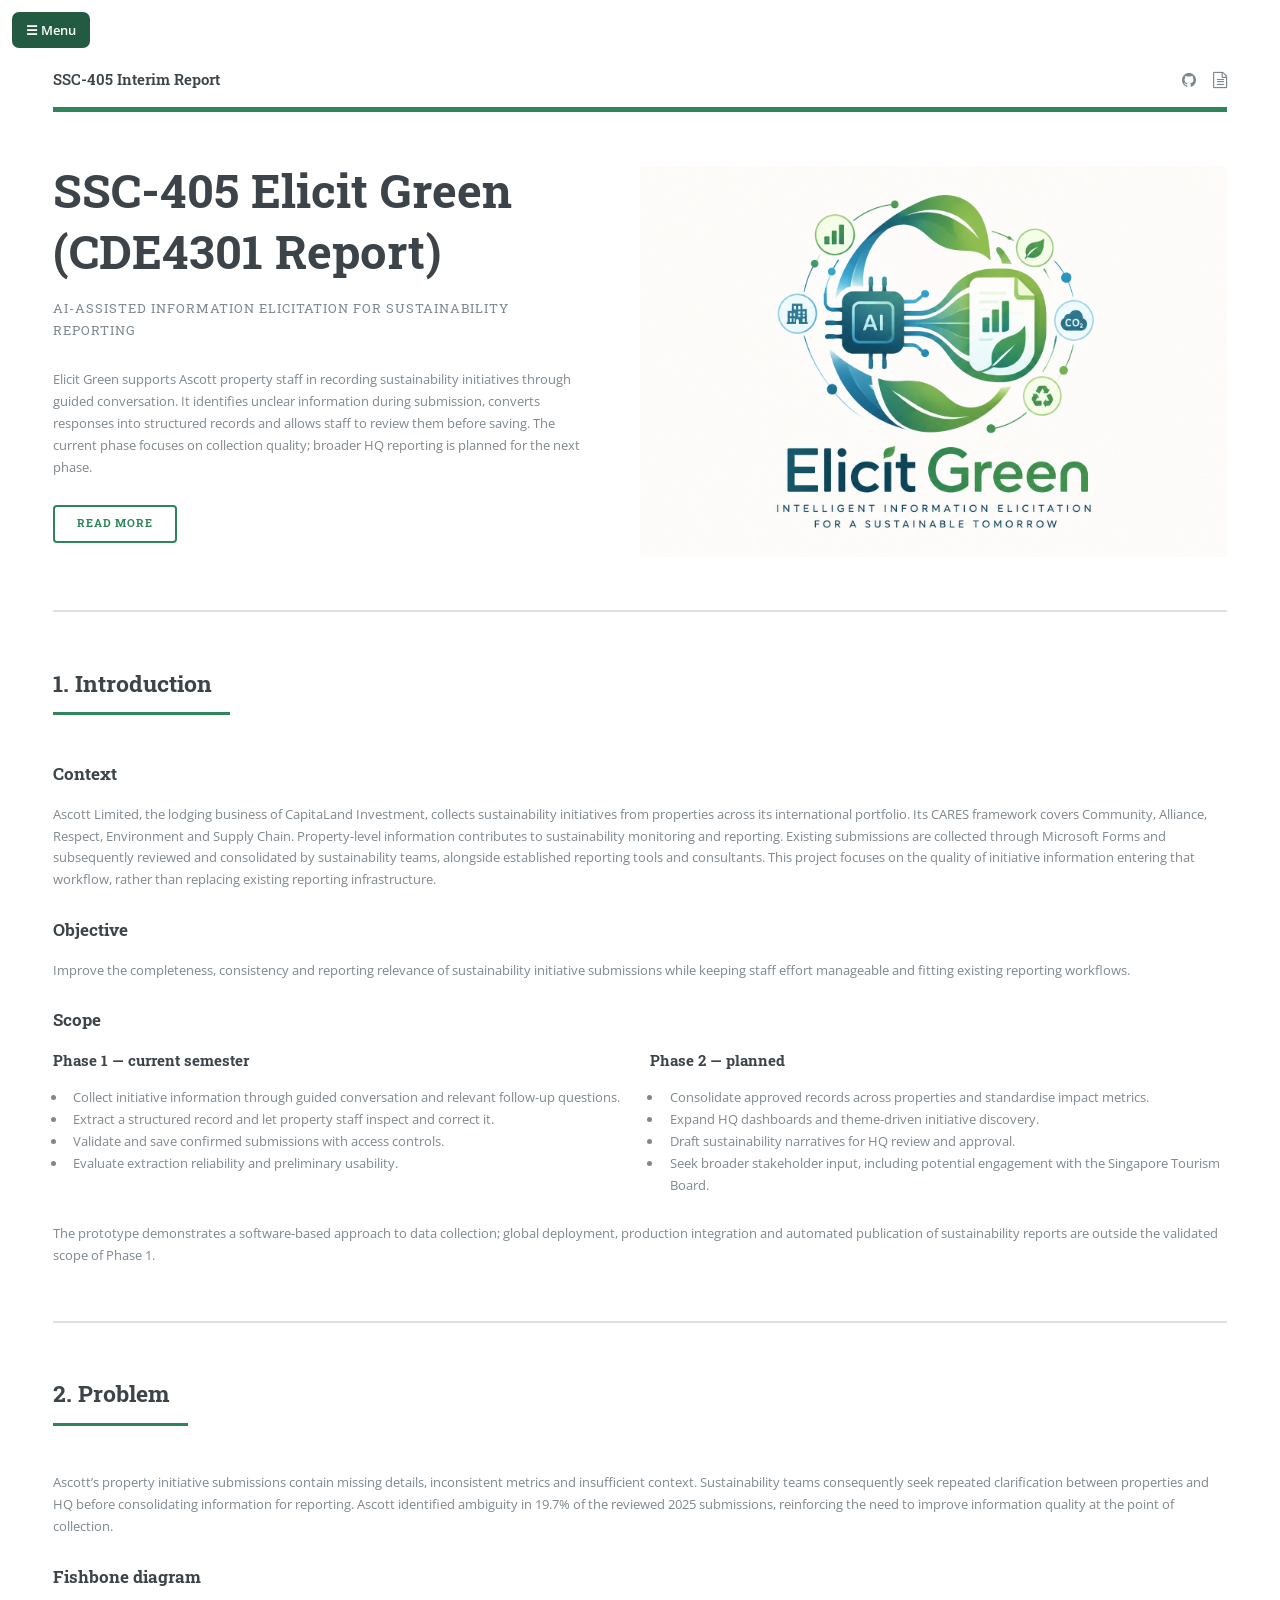
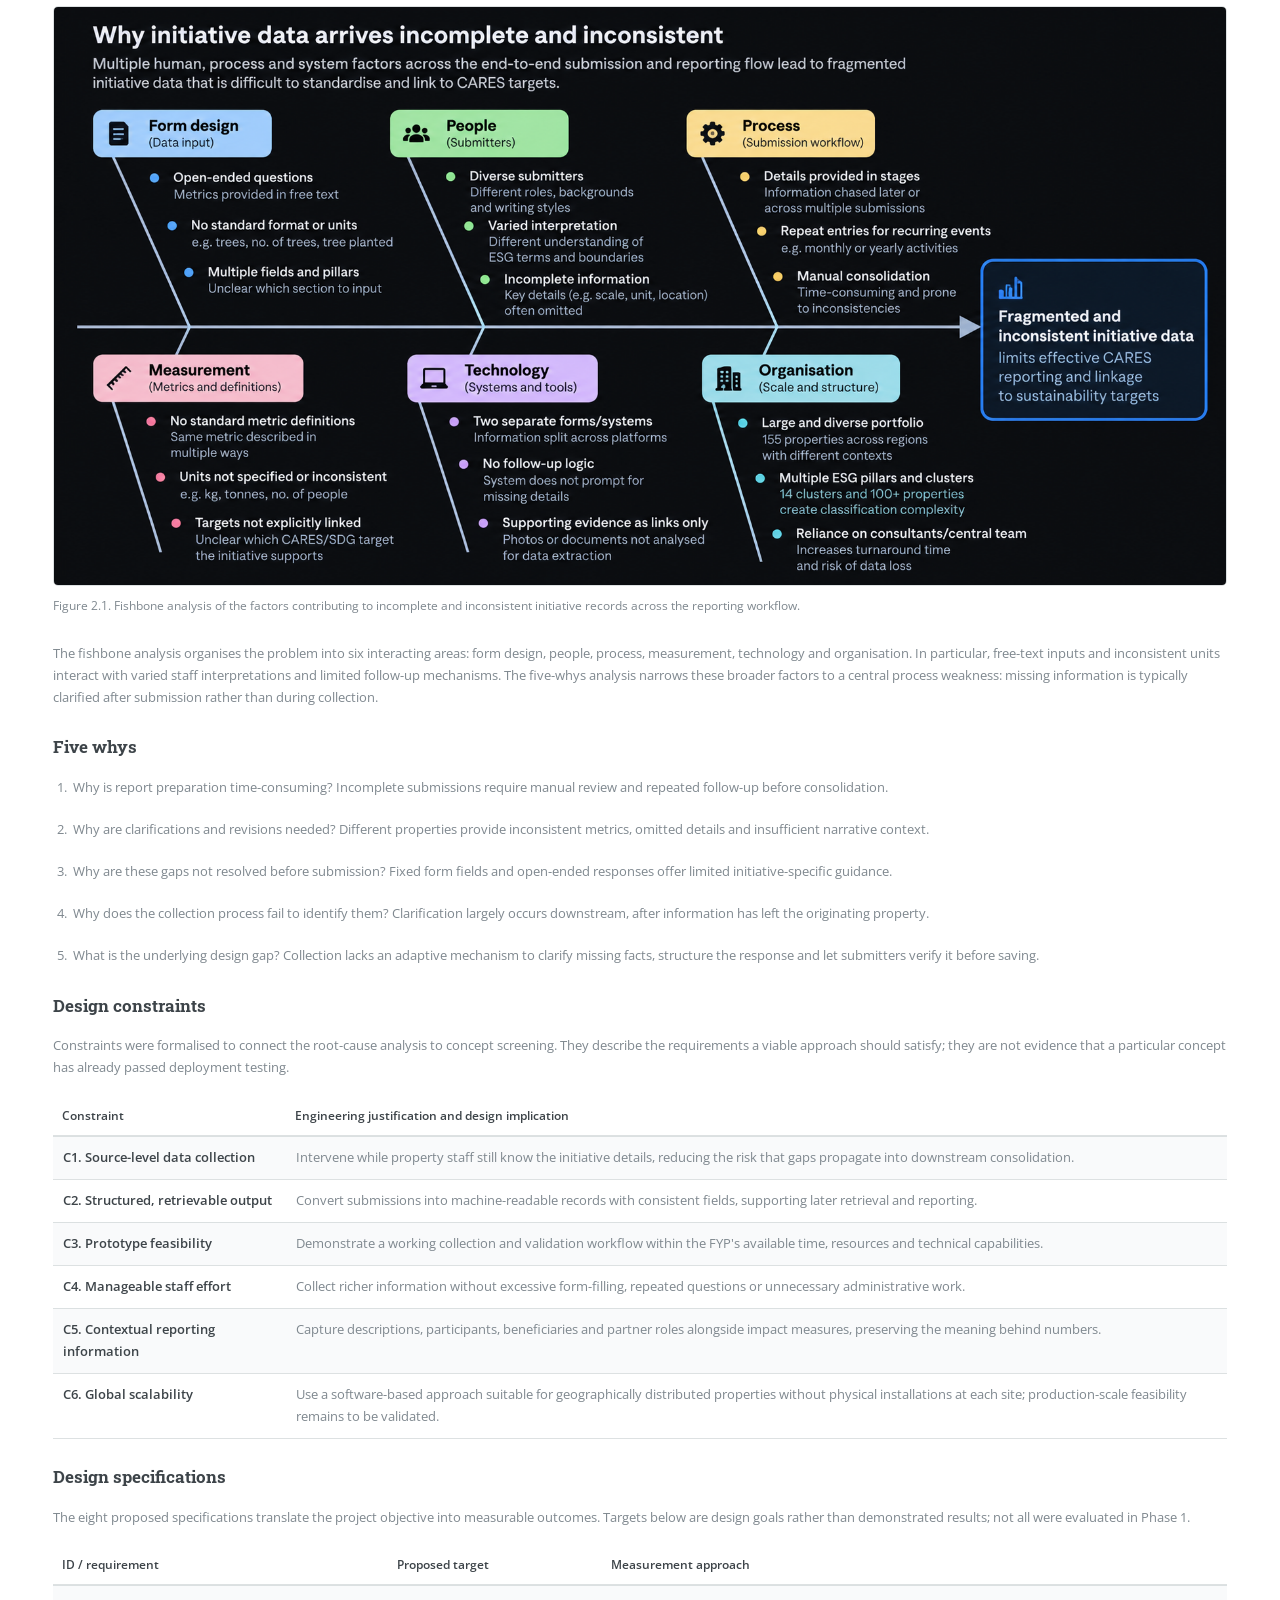
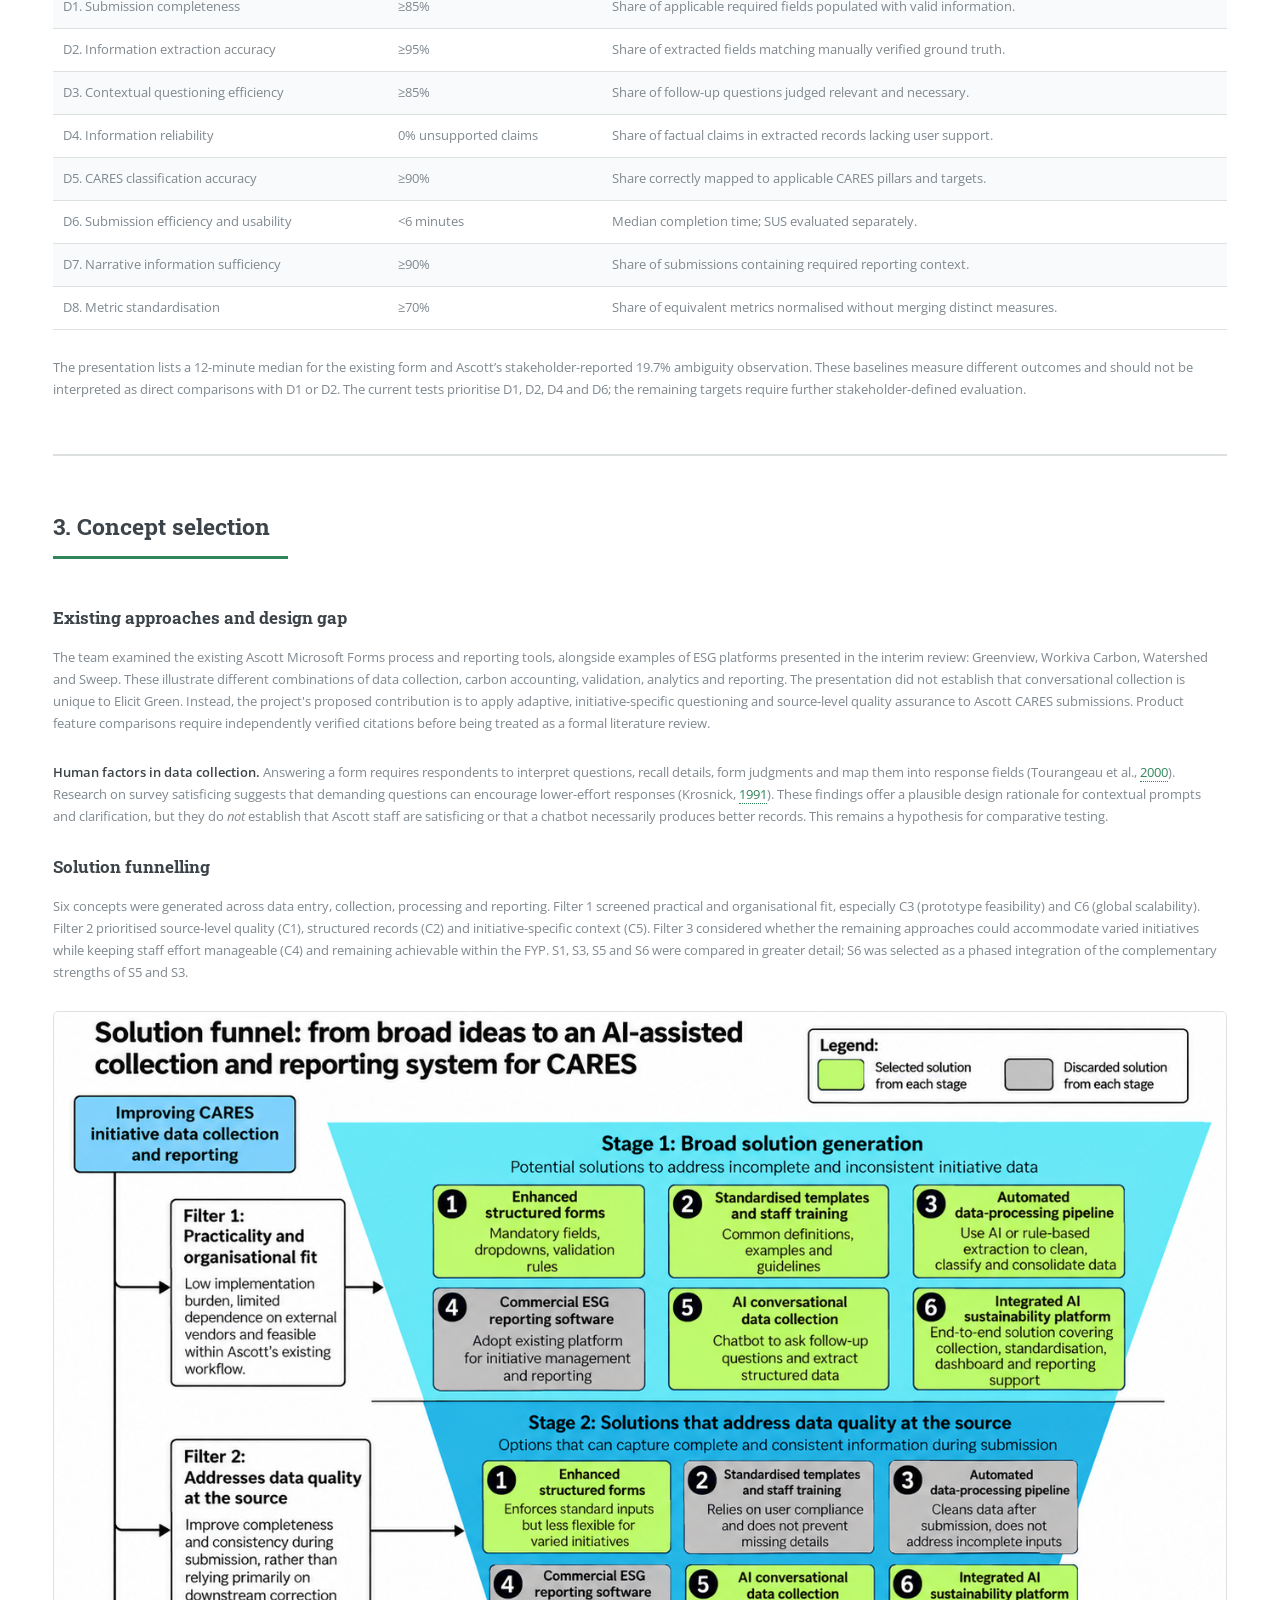
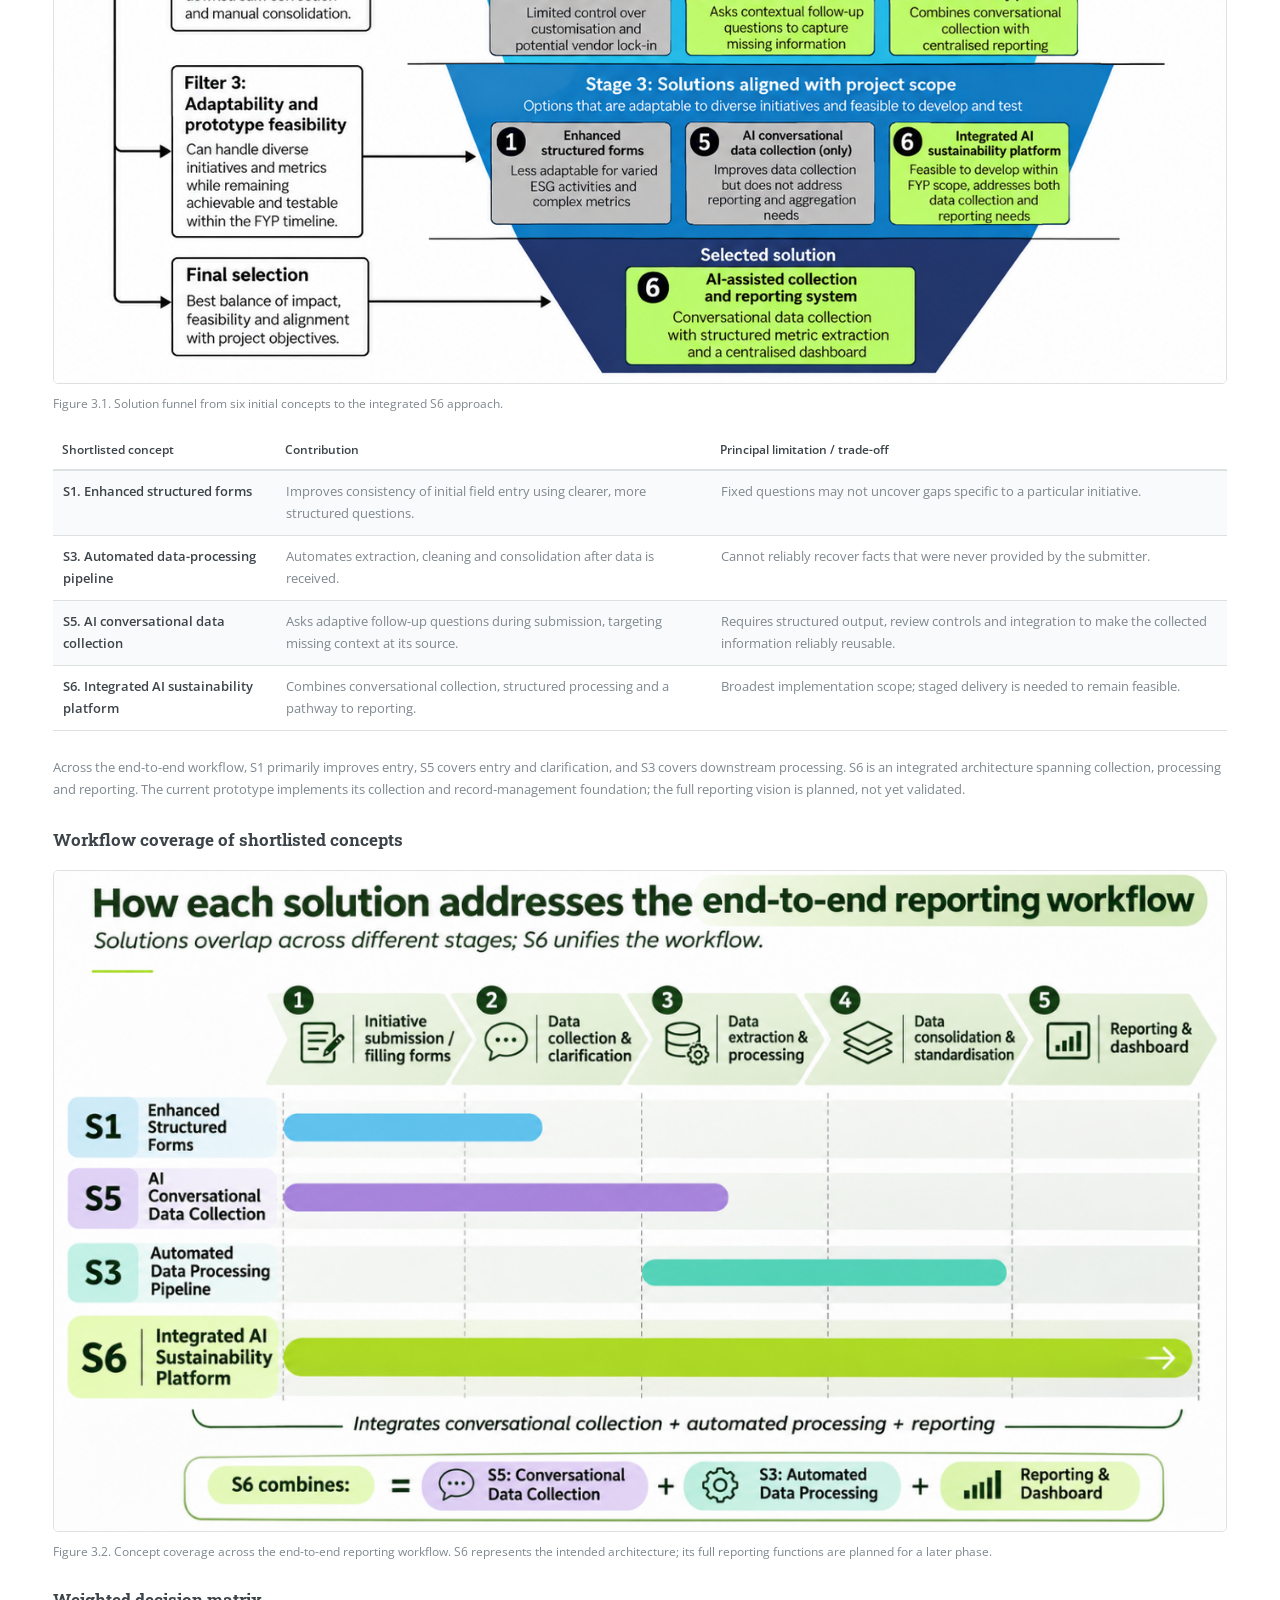
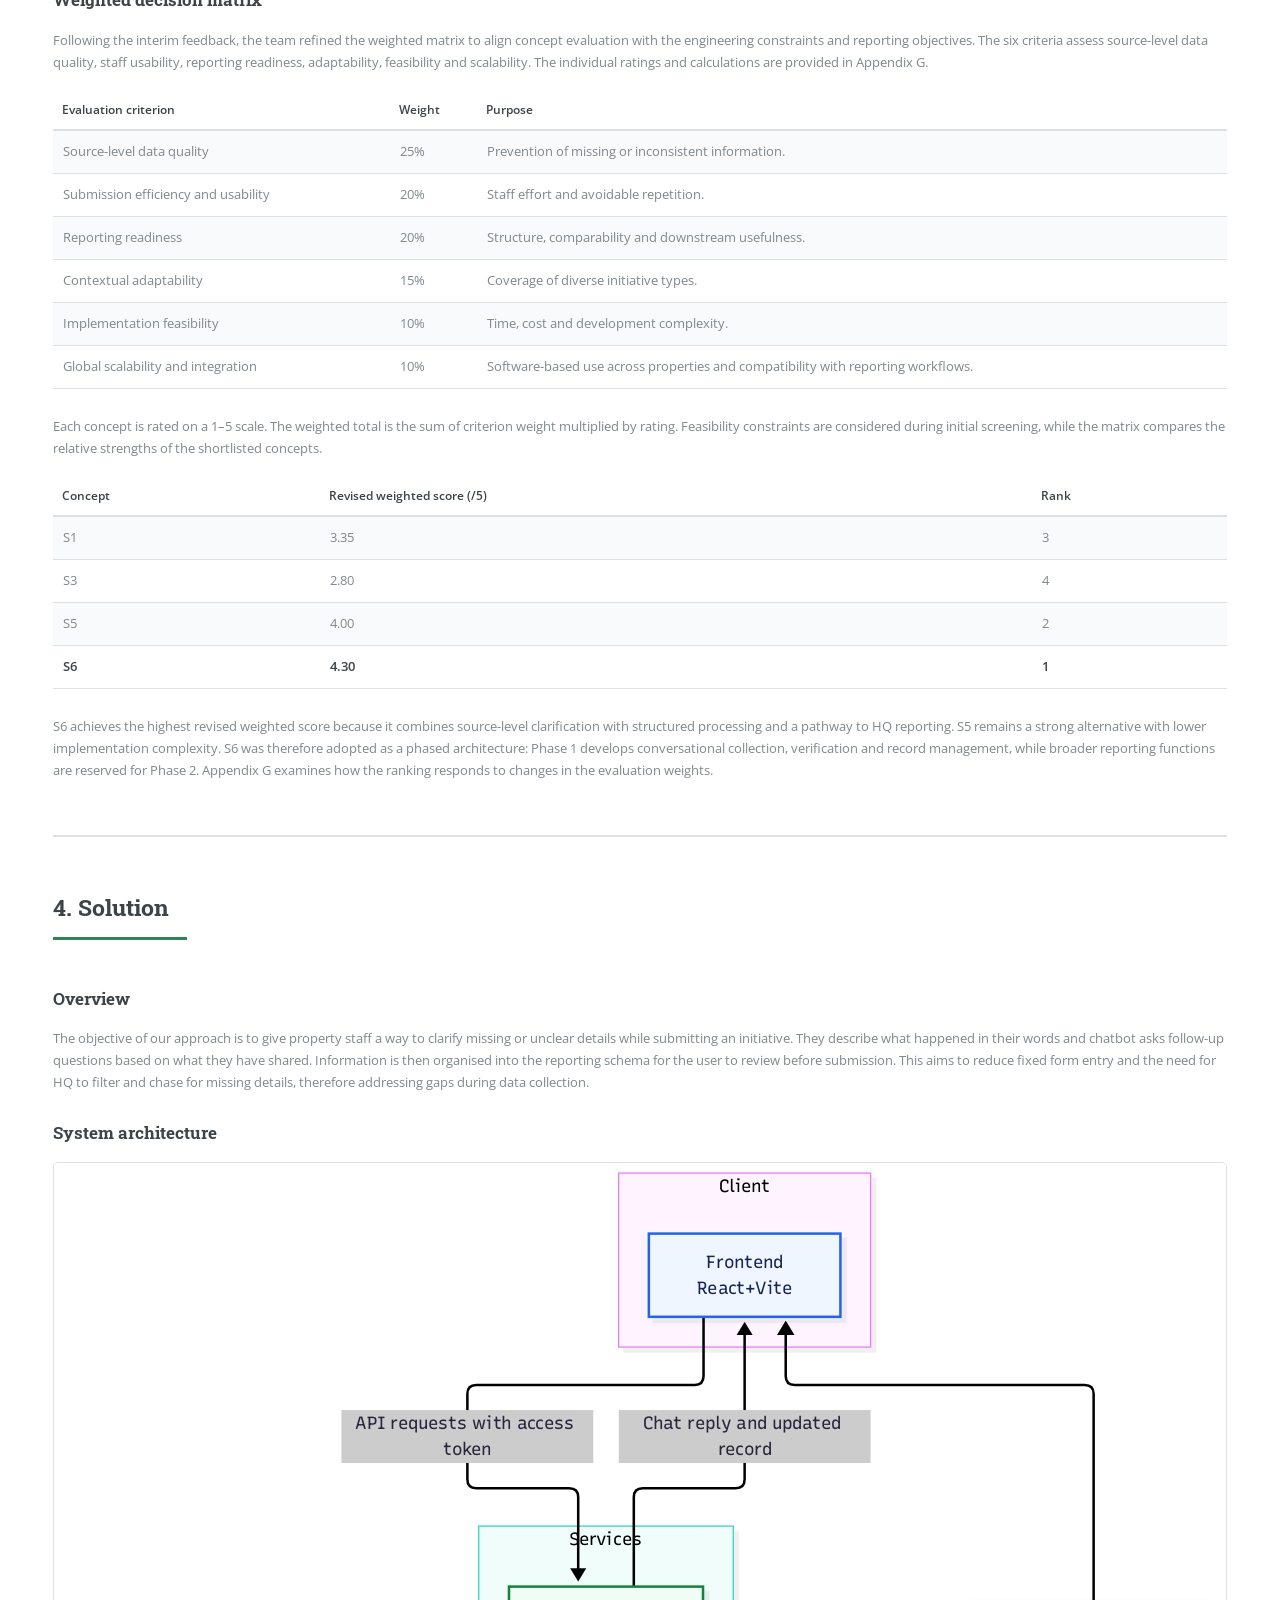
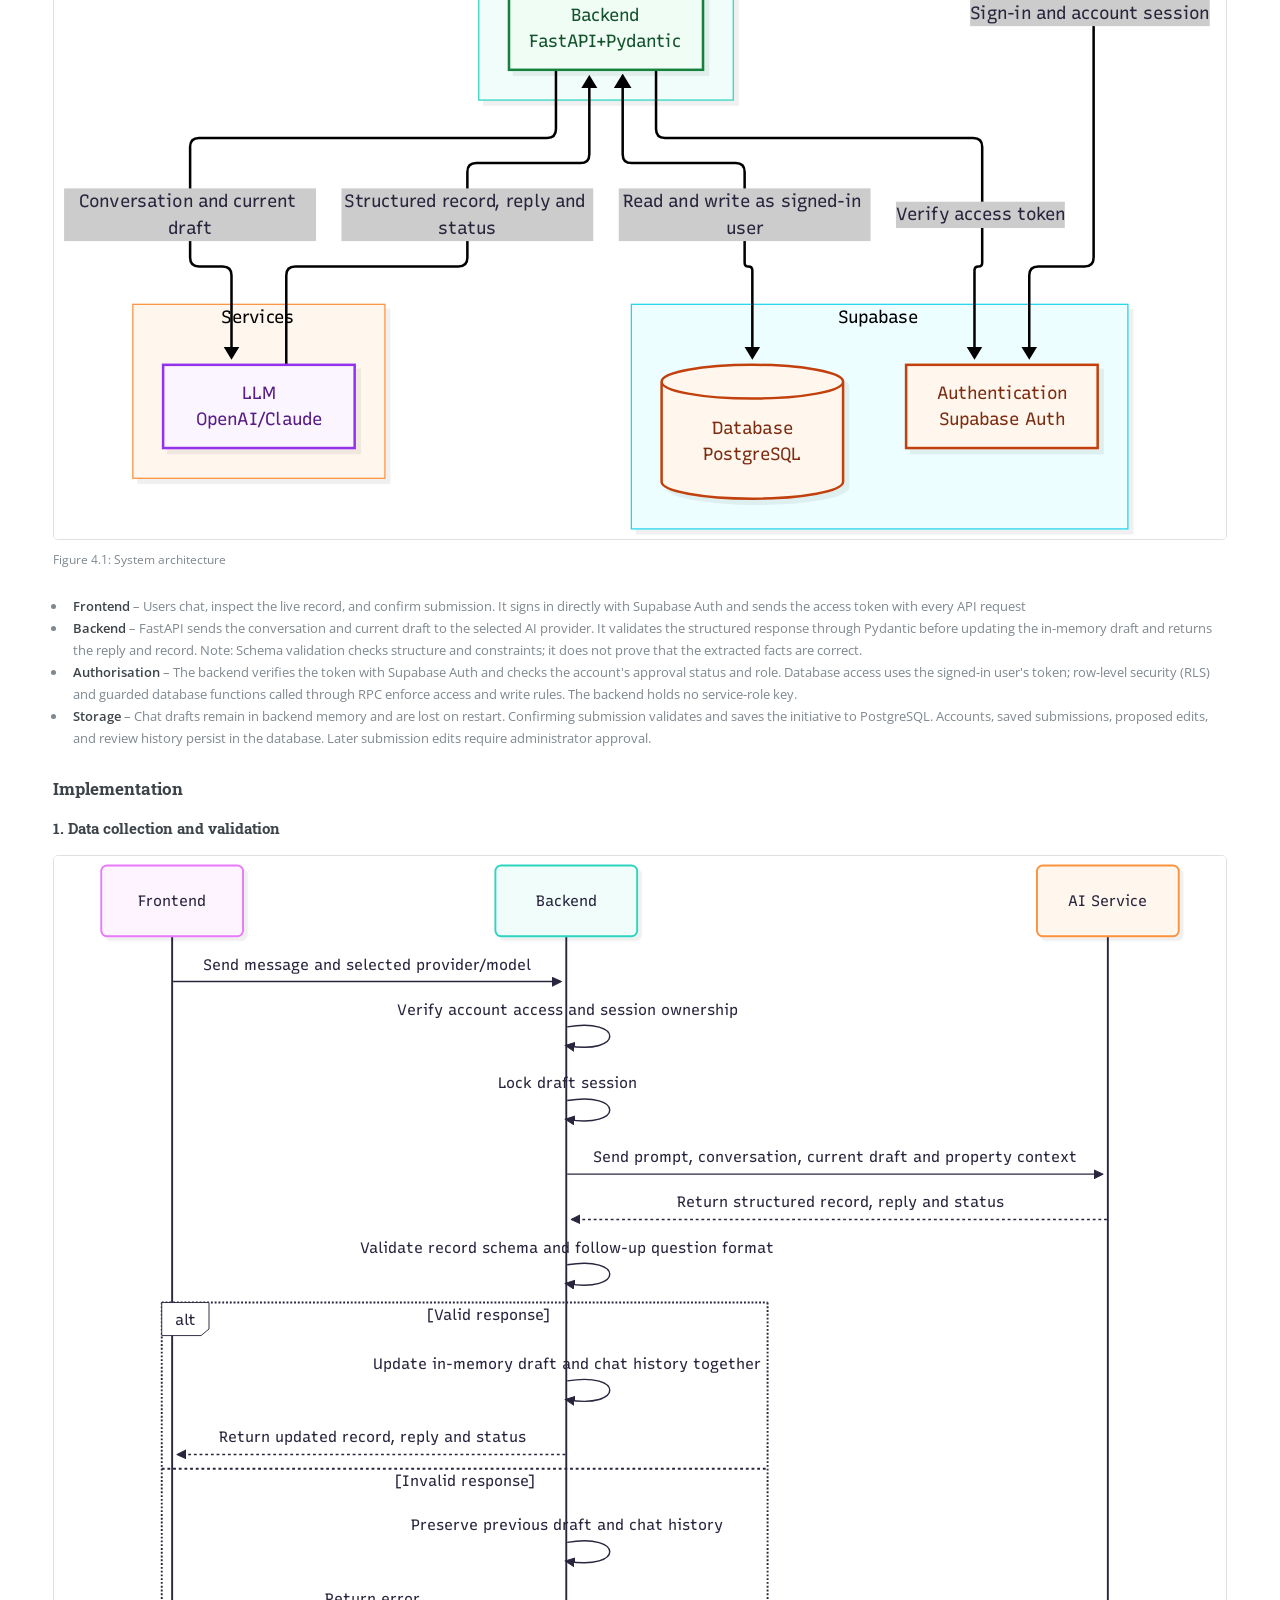
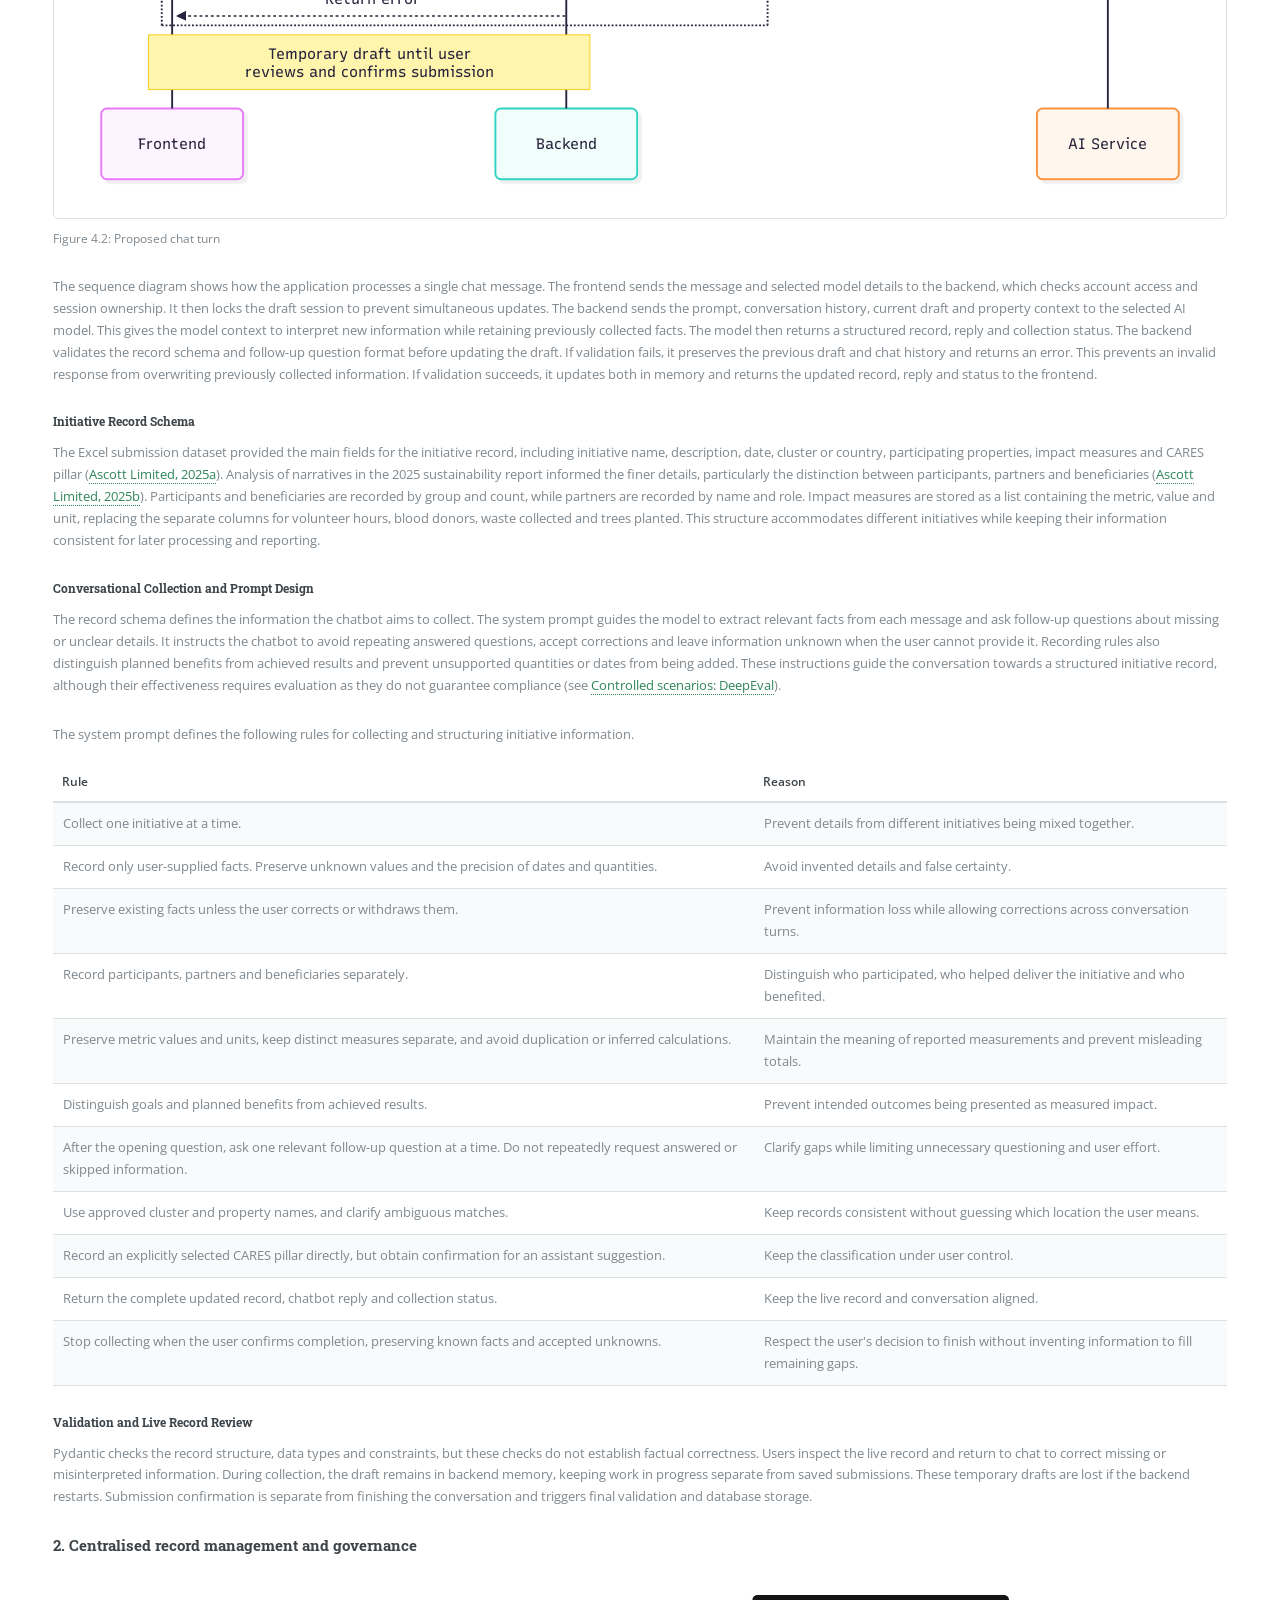
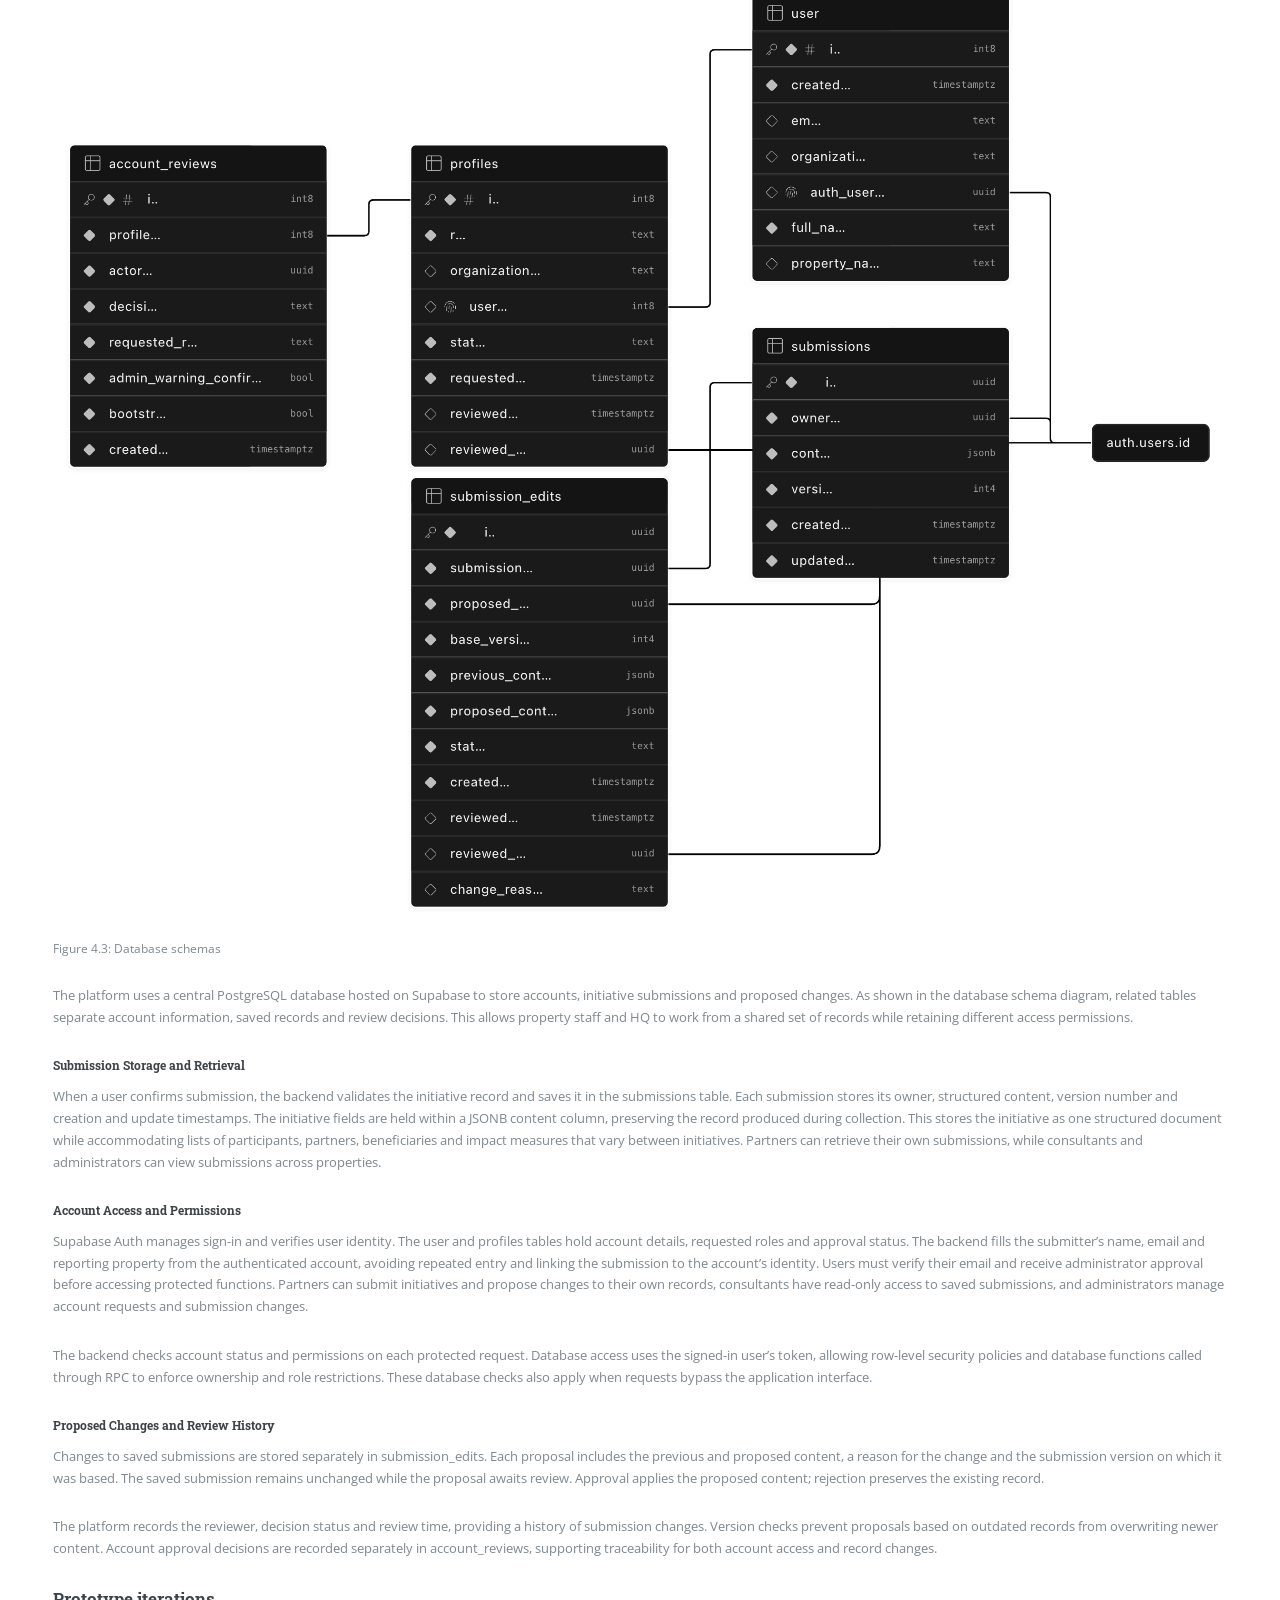
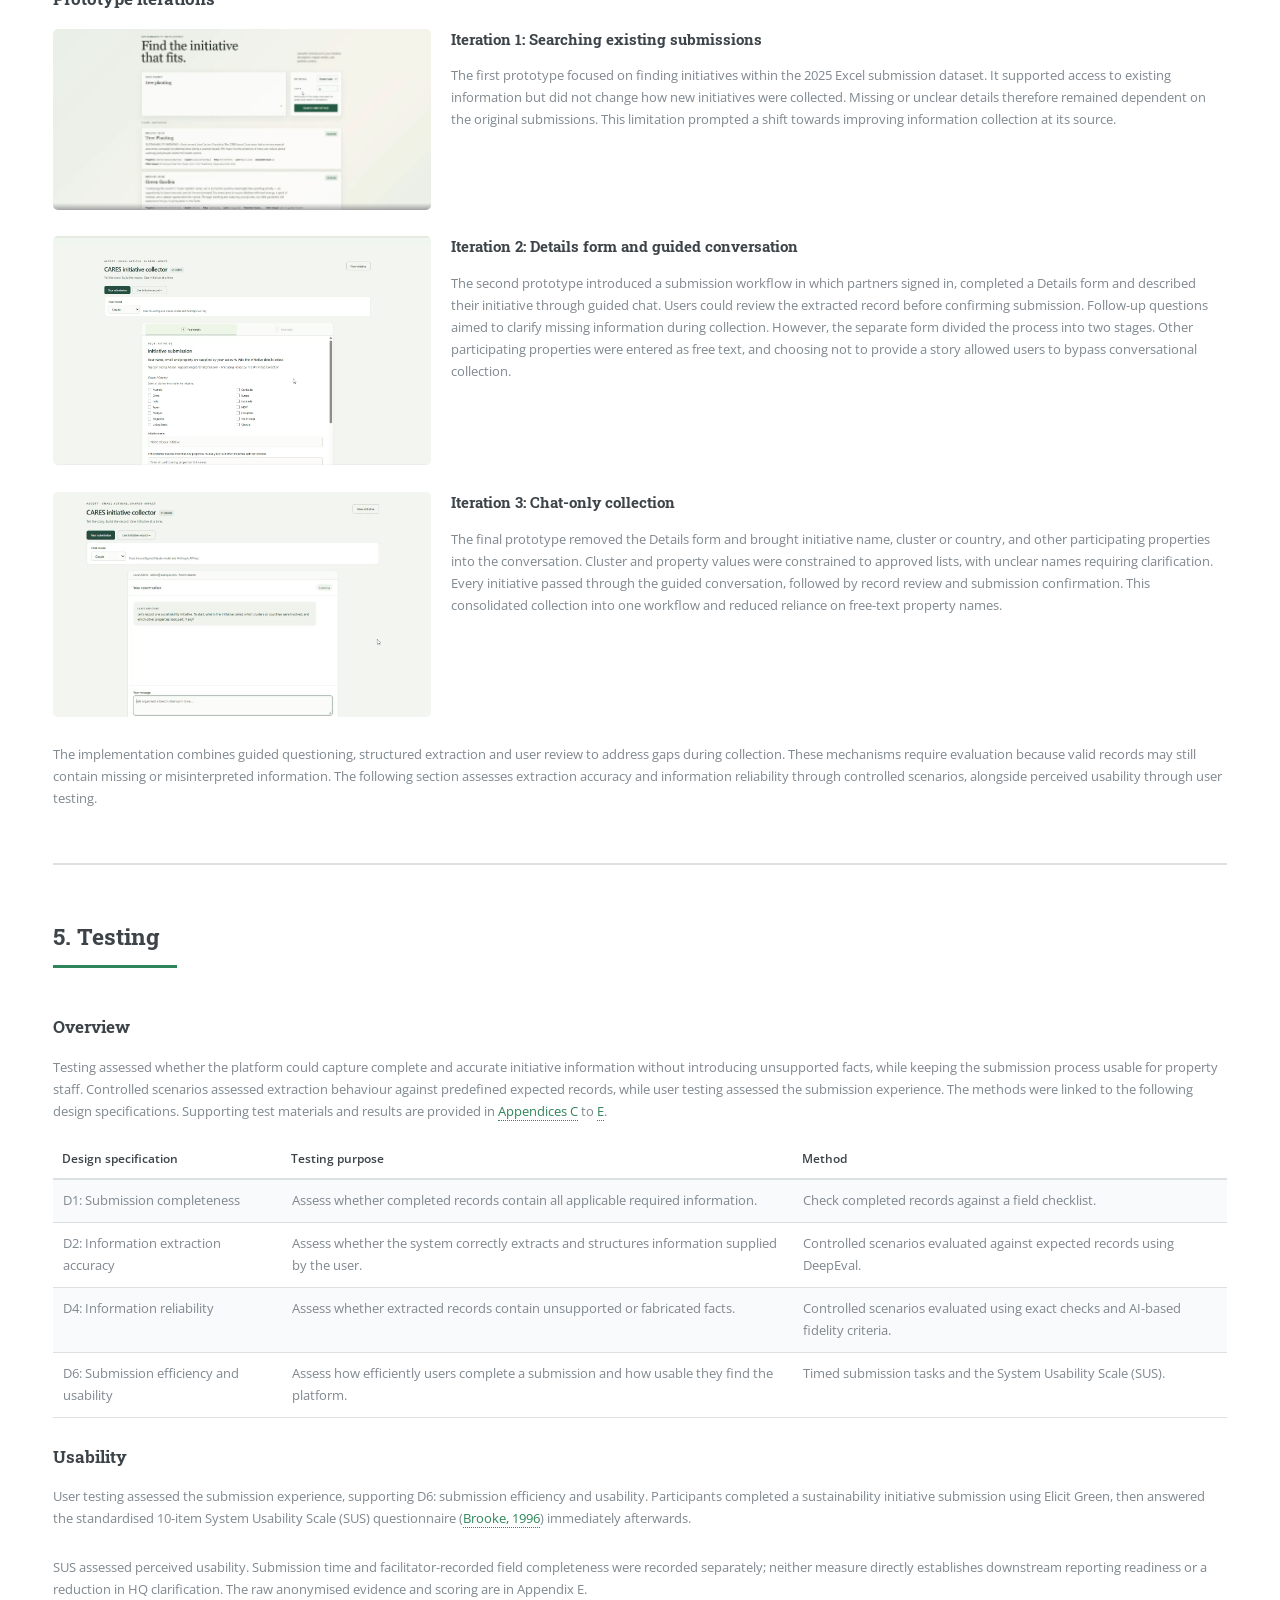
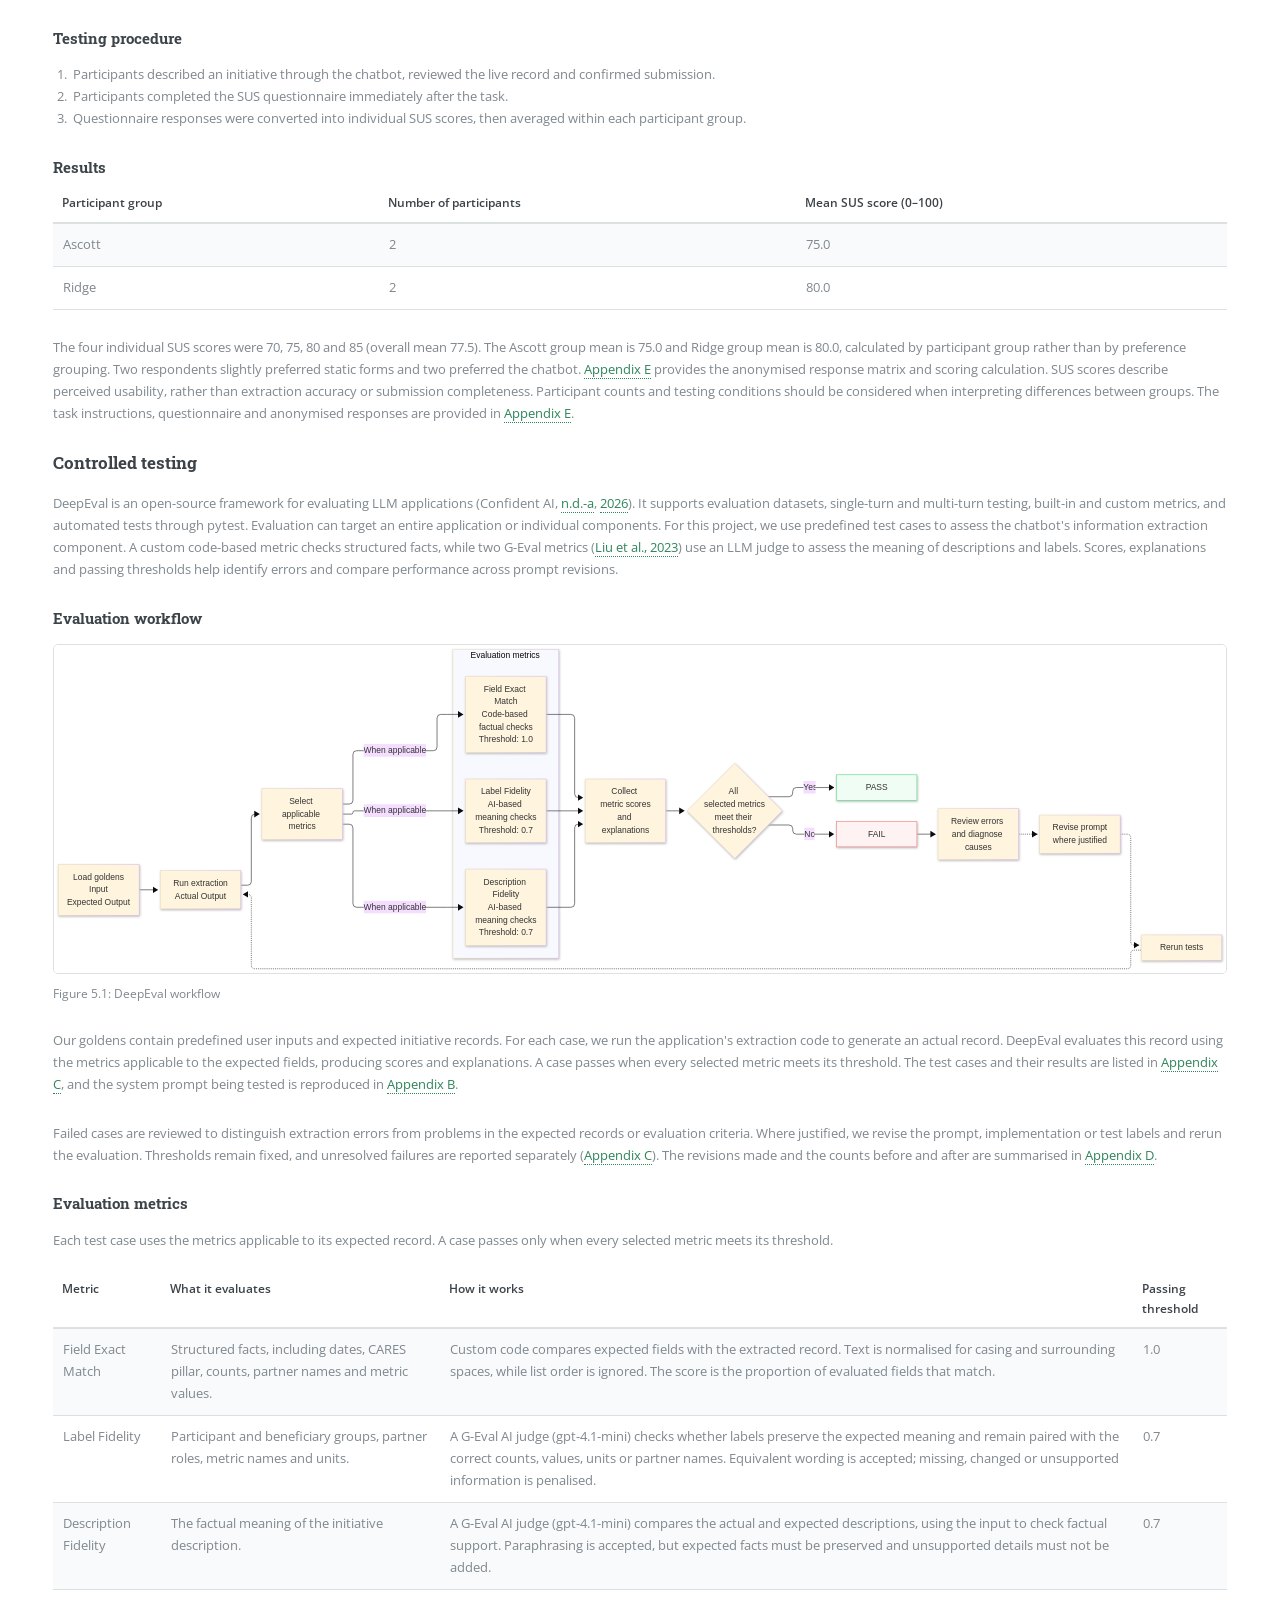
<file: index.html>
<!DOCTYPE HTML>

<!--
	Editorial by HTML5 UP
	html5up.net | @ajlkn
	Free for personal and commercial use under the CCA 3.0 license (html5up.net/license)

	HOW TO EDIT THIS PAGE
	- Highlighted yellow text has class="todo". Replace the words, then delete class="todo".
	- Images: put your file in assets/images/ and change src="assets/images/placeholder.svg".
	- Always update the alt text too. It describes the image for screen readers.
	- Colours live in assets/css/custom.css.
	- See EDITING-GUIDE.md for more.
-->
<html lang="en">
<head>
<title>Report | Elicit Green CDE4301</title>
<meta charset="utf-8"/>
<meta content="width=device-width, initial-scale=1" name="viewport"/>
<meta content="Elicit Green: an AI-assisted initiative information collection platform developed for Ascott CARES sustainability reporting." name="description"/>
<link href="assets/css/main.css" rel="stylesheet"/>
<link href="assets/css/custom.css" rel="stylesheet"/>
</head>
<body class="is-preload">
<div id="wrapper">
<!-- ==================== MAIN CONTENT ==================== -->
<div id="main">
<div class="inner">
<!-- Header bar: project name on the left, links on the right -->
<header id="header">
<a class="logo" href="#top"><strong>SSC-405 Interim Report</strong></a>
<ul class="icons">
<!-- Replace # with your links, or delete the line -->
<li><a class="icon fa-github" href="https://github.com/Ekko-Technology/sustainability-report-rag" rel="noopener" target="_blank"><span class="label">GitHub repository</span></a></li>
<li><a class="icon fa-file-text-o" href="index.html#top"><span class="label">Read project report</span></a></li>
</ul>
</header>
<!-- ==================== BANNER ==================== -->
<section id="banner">
<div class="content">
<header id="top">
<h1>SSC-405 Elicit Green (CDE4301 Report)</h1>
<p>AI-assisted information elicitation for sustainability reporting</p>
</header>
<p>Elicit Green supports Ascott property staff in recording sustainability initiatives through guided conversation. It identifies unclear information during submission, converts responses into structured records and allows staff to review them before saving. The current phase focuses on collection quality; broader HQ reporting is planned for the next phase.</p>
<ul class="actions">
<li><a class="button big" href="#introduction">Read more</a></li>
</ul>
</div>
<!-- Hero image: a screenshot of your app or a team photo works well -->
<span class="image object">
<img alt="Elicit Green sustainability information elicitation logo" src="assets/images/elicit-green-logo.png"/>
</span>
</section>
<!-- ==================== 1. INTRODUCTION ==================== -->
<section id="introduction"><header class="major"><h2>1. Introduction</h2></header>
<h3 id="context">Context</h3><p>Ascott Limited, the lodging business of CapitaLand Investment, collects sustainability initiatives from properties across its international portfolio. Its CARES framework covers Community, Alliance, Respect, Environment and Supply Chain. Property-level information contributes to sustainability monitoring and reporting. Existing submissions are collected through Microsoft Forms and subsequently reviewed and consolidated by sustainability teams, alongside established reporting tools and consultants. This project focuses on the quality of initiative information entering that workflow, rather than replacing existing reporting infrastructure.</p>
<h3 id="objective">Objective</h3><p>Improve the completeness, consistency and reporting relevance of sustainability initiative submissions while keeping staff effort manageable and fitting existing reporting workflows.</p>
<h3 id="scope">Scope</h3><div class="row"><div class="col-6 col-12-small"><h4>Phase 1 — current semester</h4><ul><li>Collect initiative information through guided conversation and relevant follow-up questions.</li><li>Extract a structured record and let property staff inspect and correct it.</li><li>Validate and save confirmed submissions with access controls.</li><li>Evaluate extraction reliability and preliminary usability.</li></ul></div><div class="col-6 col-12-small"><h4>Phase 2 — planned</h4><ul><li>Consolidate approved records across properties and standardise impact metrics.</li><li>Expand HQ dashboards and theme-driven initiative discovery.</li><li>Draft sustainability narratives for HQ review and approval.</li><li>Seek broader stakeholder input, including potential engagement with the Singapore Tourism Board.</li></ul></div></div><p>The prototype demonstrates a software-based approach to data collection; global deployment, production integration and automated publication of sustainability reports are outside the validated scope of Phase 1.</p></section>
<!-- ==================== 2. PROBLEM ==================== -->
<section id="problem"><header class="major"><h2>2. Problem</h2></header>
<p>Ascott’s property initiative submissions contain missing details, inconsistent metrics and insufficient context. Sustainability teams consequently seek repeated clarification between properties and HQ before consolidating information for reporting. Ascott identified ambiguity in 19.7% of the reviewed 2025 submissions, reinforcing the need to improve information quality at the point of collection.</p>
<h3 id="fishbone">Fishbone diagram</h3><figure><span class="image fit"><img alt="Fishbone diagram identifying possible causes of inconsistent initiative data across form design, people, process, measurement, technology and organisation" src="assets/images/fishbone.png"/></span><figcaption>Figure 2.1. Fishbone analysis of the factors contributing to incomplete and inconsistent initiative records across the reporting workflow.</figcaption></figure>
<p>The fishbone analysis organises the problem into six interacting areas: form design, people, process, measurement, technology and organisation. In particular, free-text inputs and inconsistent units interact with varied staff interpretations and limited follow-up mechanisms. The five-whys analysis narrows these broader factors to a central process weakness: missing information is typically clarified after submission rather than during collection.</p><h3 id="five-whys">Five whys</h3><ol class="steps"><li>Why is report preparation time-consuming? Incomplete submissions require manual review and repeated follow-up before consolidation.</li><li>Why are clarifications and revisions needed? Different properties provide inconsistent metrics, omitted details and insufficient narrative context.</li><li>Why are these gaps not resolved before submission? Fixed form fields and open-ended responses offer limited initiative-specific guidance.</li><li>Why does the collection process fail to identify them? Clarification largely occurs downstream, after information has left the originating property.</li><li>What is the underlying design gap? Collection lacks an adaptive mechanism to clarify missing facts, structure the response and let submitters verify it before saving.</li></ol>
<h3 id="constraints">Design constraints</h3><p>Constraints were formalised to connect the root-cause analysis to concept screening. They describe the requirements a viable approach should satisfy; they are not evidence that a particular concept has already passed deployment testing.</p>
<div class="table-wrapper"><table><thead><tr><th>Constraint</th><th>Engineering justification and design implication</th></tr></thead><tbody>
<tr><td><strong>C1. Source-level data collection</strong></td><td>Intervene while property staff still know the initiative details, reducing the risk that gaps propagate into downstream consolidation.</td></tr>
<tr><td><strong>C2. Structured, retrievable output</strong></td><td>Convert submissions into machine-readable records with consistent fields, supporting later retrieval and reporting.</td></tr>
<tr><td><strong>C3. Prototype feasibility</strong></td><td>Demonstrate a working collection and validation workflow within the FYP's available time, resources and technical capabilities.</td></tr>
<tr><td><strong>C4. Manageable staff effort</strong></td><td>Collect richer information without excessive form-filling, repeated questions or unnecessary administrative work.</td></tr>
<tr><td><strong>C5. Contextual reporting information</strong></td><td>Capture descriptions, participants, beneficiaries and partner roles alongside impact measures, preserving the meaning behind numbers.</td></tr>
<tr><td><strong>C6. Global scalability</strong></td><td>Use a software-based approach suitable for geographically distributed properties without physical installations at each site; production-scale feasibility remains to be validated.</td></tr>
</tbody></table></div>
<h3 id="specifications">Design specifications</h3><p>The eight proposed specifications translate the project objective into measurable outcomes. Targets below are design goals rather than demonstrated results; not all were evaluated in Phase 1.</p>
<div class="table-wrapper"><table><thead><tr><th>ID / requirement</th><th>Proposed target</th><th>Measurement approach</th></tr></thead><tbody>
<tr><td>D1. Submission completeness</td><td>≥85%</td><td>Share of applicable required fields populated with valid information.</td></tr>
<tr><td>D2. Information extraction accuracy</td><td>≥95%</td><td>Share of extracted fields matching manually verified ground truth.</td></tr>
<tr><td>D3. Contextual questioning efficiency</td><td>≥85%</td><td>Share of follow-up questions judged relevant and necessary.</td></tr>
<tr><td>D4. Information reliability</td><td>0% unsupported claims</td><td>Share of factual claims in extracted records lacking user support.</td></tr>
<tr><td>D5. CARES classification accuracy</td><td>≥90%</td><td>Share correctly mapped to applicable CARES pillars and targets.</td></tr>
<tr><td>D6. Submission efficiency and usability</td><td>&lt;6 minutes</td><td>Median completion time; SUS evaluated separately.</td></tr>
<tr><td>D7. Narrative information sufficiency</td><td>≥90%</td><td>Share of submissions containing required reporting context.</td></tr>
<tr><td>D8. Metric standardisation</td><td>≥70%</td><td>Share of equivalent metrics normalised without merging distinct measures.</td></tr>
</tbody></table></div><p>The presentation lists a 12-minute median for the existing form and Ascott’s stakeholder-reported 19.7% ambiguity observation. These baselines measure different outcomes and should not be interpreted as direct comparisons with D1 or D2. The current tests prioritise D1, D2, D4 and D6; the remaining targets require further stakeholder-defined evaluation.</p></section>
<!-- ==================== 3. CONCEPT SELECTION ==================== -->
<section id="concept"><header class="major"><h2>3. Concept selection</h2></header>
<h3 id="literature">Existing approaches and design gap</h3><p>The team examined the existing Ascott Microsoft Forms process and reporting tools, alongside examples of ESG platforms presented in the interim review: Greenview, Workiva Carbon, Watershed and Sweep. These illustrate different combinations of data collection, carbon accounting, validation, analytics and reporting. The presentation did not establish that conversational collection is unique to Elicit Green. Instead, the project's proposed contribution is to apply adaptive, initiative-specific questioning and source-level quality assurance to Ascott CARES submissions. Product feature comparisons require independently verified citations before being treated as a formal literature review.</p>
<p><strong>Human factors in data collection.</strong> Answering a form requires respondents to interpret questions, recall details, form judgments and map them into response fields (Tourangeau et al., <a href="references.html#ref-tourangeau">2000</a>). Research on survey satisficing suggests that demanding questions can encourage lower-effort responses (Krosnick, <a href="references.html#ref-krosnick">1991</a>). These findings offer a plausible design rationale for contextual prompts and clarification, but they do <em>not</em> establish that Ascott staff are satisficing or that a chatbot necessarily produces better records. This remains a hypothesis for comparative testing.</p>
<h3 id="funneling">Solution funnelling</h3><p>Six concepts were generated across data entry, collection, processing and reporting. Filter 1 screened practical and organisational fit, especially C3 (prototype feasibility) and C6 (global scalability). Filter 2 prioritised source-level quality (C1), structured records (C2) and initiative-specific context (C5). Filter 3 considered whether the remaining approaches could accommodate varied initiatives while keeping staff effort manageable (C4) and remaining achievable within the FYP. S1, S3, S5 and S6 were compared in greater detail; S6 was selected as a phased integration of the complementary strengths of S5 and S3.</p>
<figure><span class="image fit"><img alt="Solution funnel showing three screening stages and selection of S6 from six initial concepts" src="assets/images/solution-funnel.png"/></span><figcaption>Figure 3.1. Solution funnel from six initial concepts to the integrated S6 approach.</figcaption></figure>
<div class="table-wrapper"><table><thead><tr><th>Shortlisted concept</th><th>Contribution</th><th>Principal limitation / trade-off</th></tr></thead><tbody>
<tr><td><strong>S1. Enhanced structured forms</strong></td><td>Improves consistency of initial field entry using clearer, more structured questions.</td><td>Fixed questions may not uncover gaps specific to a particular initiative.</td></tr>
<tr><td><strong>S3. Automated data-processing pipeline</strong></td><td>Automates extraction, cleaning and consolidation after data is received.</td><td>Cannot reliably recover facts that were never provided by the submitter.</td></tr>
<tr><td><strong>S5. AI conversational data collection</strong></td><td>Asks adaptive follow-up questions during submission, targeting missing context at its source.</td><td>Requires structured output, review controls and integration to make the collected information reliably reusable.</td></tr>
<tr><td><strong>S6. Integrated AI sustainability platform</strong></td><td>Combines conversational collection, structured processing and a pathway to reporting.</td><td>Broadest implementation scope; staged delivery is needed to remain feasible.</td></tr>
</tbody></table></div>
<p>Across the end-to-end workflow, S1 primarily improves entry, S5 covers entry and clarification, and S3 covers downstream processing. S6 is an integrated architecture spanning collection, processing and reporting. The current prototype implements its collection and record-management foundation; the full reporting vision is planned, not yet validated.</p>
<h3 id="workflow-coverage">Workflow coverage of shortlisted concepts</h3><figure><span class="image fit"><img alt="Comparison of workflow coverage: S1 addresses forms, S5 conversational collection, S3 downstream processing and S6 the full proposed workflow" src="assets/images/workflow-comparison.png"/></span><figcaption>Figure 3.2. Concept coverage across the end-to-end reporting workflow. S6 represents the intended architecture; its full reporting functions are planned for a later phase.</figcaption></figure>
<h3 id="matrix">Weighted decision matrix</h3><p>Following the interim feedback, the team refined the weighted matrix to align concept evaluation with the engineering constraints and reporting objectives. The six criteria assess source-level data quality, staff usability, reporting readiness, adaptability, feasibility and scalability. The individual ratings and calculations are provided in Appendix G.</p>
<div class="table-wrapper"><table><thead><tr><th>Evaluation criterion</th><th>Weight</th><th>Purpose</th></tr></thead><tbody>
<tr><td>Source-level data quality</td><td>25%</td><td>Prevention of missing or inconsistent information.</td></tr>
<tr><td>Submission efficiency and usability</td><td>20%</td><td>Staff effort and avoidable repetition.</td></tr>
<tr><td>Reporting readiness</td><td>20%</td><td>Structure, comparability and downstream usefulness.</td></tr>
<tr><td>Contextual adaptability</td><td>15%</td><td>Coverage of diverse initiative types.</td></tr>
<tr><td>Implementation feasibility</td><td>10%</td><td>Time, cost and development complexity.</td></tr>
<tr><td>Global scalability and integration</td><td>10%</td><td>Software-based use across properties and compatibility with reporting workflows.</td></tr>
</tbody></table></div>
<p>Each concept is rated on a 1–5 scale. The weighted total is the sum of criterion weight multiplied by rating. Feasibility constraints are considered during initial screening, while the matrix compares the relative strengths of the shortlisted concepts.</p>
<div class="table-wrapper"><table><thead><tr><th>Concept</th><th>Revised weighted score (/5)</th><th>Rank</th></tr></thead><tbody><tr><td>S1</td><td>3.35</td><td>3</td></tr><tr><td>S3</td><td>2.80</td><td>4</td></tr><tr><td>S5</td><td>4.00</td><td>2</td></tr><tr><td><strong>S6</strong></td><td><strong>4.30</strong></td><td><strong>1</strong></td></tr></tbody></table></div>
<p>S6 achieves the highest revised weighted score because it combines source-level clarification with structured processing and a pathway to HQ reporting. S5 remains a strong alternative with lower implementation complexity. S6 was therefore adopted as a phased architecture: Phase 1 develops conversational collection, verification and record management, while broader reporting functions are reserved for Phase 2. Appendix G examines how the ranking responds to changes in the evaluation weights.</p></section>
<!-- ==================== 4. SOLUTION ==================== -->
<section id="solution">
<header class="major">
<h2>4. Solution</h2>
</header>
<h3 id="overview">Overview</h3>
<p>
							The objective of our approach is to give property staff
							a way to clarify missing or unclear details while submitting an
							initiative. They describe what happened in their words and chatbot
							asks follow-up questions based on what they have shared. Information
							is then organised into the reporting schema for the user to review before
							submission. This aims to reduce fixed form entry and the need
							for HQ to filter and chase for missing details, therefore addressing gaps
							during data collection.
						</p>
<h3 id="architecture">System architecture</h3>
<figure>
<span class="image fit"><img alt="System architecture: React frontend, FastAPI backend, OpenAI or Claude model, and Supabase authentication and PostgreSQL database" src="assets/images/architecture.svg"/></span>
<figcaption>Figure 4.1: System architecture</figcaption>
</figure>
<ul>
<li><strong>Frontend</strong> – <span>Users chat, inspect the live record, and confirm submission. It signs in directly with Supabase Auth and sends the access token with every API request </span></li>
<li><strong>Backend</strong> – <span>FastAPI sends the conversation and current draft to the selected AI provider. It validates the structured response through Pydantic before updating the in-memory draft and returns the reply and record. Note: Schema validation checks structure and constraints; it does not prove that the extracted facts are correct.</span></li>
<li><strong>Authorisation</strong> – <span>The backend verifies the token with Supabase Auth and checks the account's approval status and role. Database access uses the signed-in user's token; row-level security (RLS) and guarded database functions called through RPC enforce access and write rules. The backend holds no service-role key.</span></li>
<li><strong>Storage</strong> – <span>Chat drafts remain in backend memory and are lost on restart. Confirming submission validates and saves the initiative to PostgreSQL. Accounts, saved submissions, proposed edits, and review history persist in the database. Later submission edits require administrator approval.</span></li>
</ul>
<h3 id="implementation">Implementation</h3>
<h4>1. Data collection and validation</h4>
<figure>
<span class="image fit"><img alt="Sequence diagram of one chat turn, from the user's message to the validated record and reply" src="assets/images/one_turn.svg"/></span>
<figcaption>Figure 4.2: Proposed chat turn</figcaption>
</figure>
<p>
						The sequence diagram shows how the application processes a single chat 
						message. The frontend sends the message and selected model details to the 
						backend, which checks account access and session ownership. It then locks 
						the draft session to prevent simultaneous updates. The backend sends the prompt, 
						conversation history, current draft and property context to the selected AI model.
						This gives the model context to interpret new information while retaining previously collected facts. 
						The model then returns a structured record, reply and collection status. The 
						backend validates the record schema and follow-up question format before updating the 
						draft. If validation fails, it preserves the previous draft and chat history and returns 
						an error. This prevents an invalid response from overwriting previously collected information.
						If validation succeeds, it updates both in memory and returns the updated record, 
						reply and status to the frontend.
						</p>
<h5>Initiative Record Schema</h5>
<p>
						The Excel submission dataset provided the main fields for the initiative record, including initiative name, description, date, cluster or country, participating properties, impact measures and CARES pillar (<a href="references.html#ref-ascott-excel">Ascott Limited, 2025a</a>). Analysis of narratives in the 2025 sustainability report informed the finer details, particularly the distinction between participants, partners and beneficiaries (<a href="references.html#ref-ascott-report">Ascott Limited, 2025b</a>). Participants and beneficiaries are recorded by group and count, while partners are recorded by name and role. Impact measures are stored as a list containing the metric, value and unit, replacing the separate columns for volunteer hours, blood donors, waste collected and trees planted. This structure accommodates different initiatives while keeping their information consistent for later processing and reporting.
						</p>
<h5>Conversational Collection and Prompt Design</h5>
<p>
						The record schema defines the information the chatbot aims to collect. The system prompt guides the model to extract relevant facts from each message and ask follow-up questions about missing or unclear details. It instructs the chatbot to avoid repeating answered questions, accept corrections and leave information unknown when the user cannot provide it. Recording rules also distinguish planned benefits from achieved results and prevent unsupported quantities or dates from being added. These instructions guide the conversation towards a structured initiative record, although their effectiveness requires evaluation as they do not guarantee compliance (see <a href="#deepeval">Controlled scenarios: DeepEval</a>).
						</p>
<p>
						The system prompt defines the following rules for collecting and
						structuring initiative information.
						</p>
<div class="table-wrapper">
<table>
<thead>
<tr>
<th scope="col">Rule</th>
<th scope="col">Reason</th>
</tr>
</thead>
<tbody>
<tr>
<td>Collect one initiative at a time.</td>
<td>Prevent details from different initiatives being mixed together.</td>
</tr>
<tr>
<td>
											Record only user-supplied facts. Preserve unknown values and
											the precision of dates and quantities.
										</td>
<td>Avoid invented details and false certainty.</td>
</tr>
<tr>
<td>
											Preserve existing facts unless the user corrects or withdraws them.
										</td>
<td>
											Prevent information loss while allowing corrections across
											conversation turns.
										</td>
</tr>
<tr>
<td>Record participants, partners and beneficiaries separately.</td>
<td>
											Distinguish who participated, who helped deliver the initiative
											and who benefited.
										</td>
</tr>
<tr>
<td>
											Preserve metric values and units, keep distinct measures separate,
											and avoid duplication or inferred calculations.
										</td>
<td>
											Maintain the meaning of reported measurements and prevent
											misleading totals.
										</td>
</tr>
<tr>
<td>Distinguish goals and planned benefits from achieved results.</td>
<td>
											Prevent intended outcomes being presented as measured impact.
										</td>
</tr>
<tr>
<td>
											After the opening question, ask one relevant follow-up question
											at a time. Do not repeatedly request answered or skipped information.
										</td>
<td>
											Clarify gaps while limiting unnecessary questioning and user effort.
										</td>
</tr>
<tr>
<td>
											Use approved cluster and property names, and clarify ambiguous matches.
										</td>
<td>
											Keep records consistent without guessing which location the user means.
										</td>
</tr>
<tr>
<td>
											Record an explicitly selected CARES pillar directly, but obtain
											confirmation for an assistant suggestion.
										</td>
<td>Keep the classification under user control.</td>
</tr>
<tr>
<td>
											Return the complete updated record, chatbot reply and collection status.
										</td>
<td>Keep the live record and conversation aligned.</td>
</tr>
<tr>
<td>
											Stop collecting when the user confirms completion, preserving
											known facts and accepted unknowns.
										</td>
<td>
											Respect the user's decision to finish without inventing information
											to fill remaining gaps.
										</td>
</tr>
</tbody>
</table>
</div>
<h5>Validation and Live Record Review</h5>
<p>
							Pydantic checks the record structure, data types and constraints, but these checks do not
							establish factual correctness. Users inspect the live record and return to chat to correct
							missing or misinterpreted information. During collection, the draft remains in backend
							memory, keeping work in progress separate from saved submissions. These temporary drafts
							are lost if the backend restarts. Submission confirmation is separate from finishing the
							conversation and triggers final validation and database storage.
						</p>
<h4>2. Centralised record management and governance</h4>
<figure>
  <div style="width:100%; overflow:hidden; text-align:center;">
    <img
      src="assets/images/supabase_schema.png"
      alt="Database schema showing accounts, profiles, submissions and review relationships"
      style="display:block; width:100%; height:auto; max-width:100%; object-fit:contain;"
    />
  </div>
  <figcaption>Figure 4.3: Database schemas</figcaption>
</figure>
<p>
						The platform uses a central PostgreSQL database hosted on Supabase to store accounts, initiative submissions and proposed changes. As shown in the database schema diagram, related tables separate account information, saved records and review decisions. This allows property staff and HQ to work from a shared set of records while retaining different access permissions.
						</p>
<h5>Submission Storage and Retrieval</h5>
<p>
						When a user confirms submission, the backend validates the initiative record and saves it in the submissions table. Each submission stores its owner, structured content, version number and creation and update timestamps. The initiative fields are held within a JSONB content column, preserving the record produced during collection. This stores the initiative as one structured document while accommodating lists of participants, partners, beneficiaries and impact measures that vary between initiatives. Partners can retrieve their own submissions, while consultants and administrators can view submissions across properties.
						</p>
<h5>Account Access and Permissions</h5>
<p>
						Supabase Auth manages sign-in and verifies user identity. The user and profiles tables hold account details, requested roles and approval status. The backend fills the submitter’s name, email and reporting property from the authenticated account, avoiding repeated entry and linking the submission to the account’s identity. Users must verify their email and receive administrator approval before accessing protected functions. Partners can submit initiatives and propose changes to their own records, consultants have read-only access to saved submissions, and administrators manage account requests and submission changes.
						</p>
<p>
						The backend checks account status and permissions on each protected request. Database access uses the signed-in user’s token, allowing row-level security policies and database functions called through RPC to enforce ownership and role restrictions. These database checks also apply when requests bypass the application interface.
						</p>
<h5>Proposed Changes and Review History</h5>
<p>
						Changes to saved submissions are stored separately in submission_edits. Each proposal includes the previous and proposed content, a reason for the change and the submission version on which it was based. The saved submission remains unchanged while the proposal awaits review. Approval applies the proposed content; rejection preserves the existing record.
						</p>
<p>
						The platform records the reviewer, decision status and review time, providing a history of submission changes. Version checks prevent proposals based on outdated records from overwriting newer content. Account approval decisions are recorded separately in account_reviews, supporting traceability for both account access and record changes.
						</p>
<h3 id="iterations">Prototype iterations</h3>
<!-- One block per iteration. Copy a whole row to add another. -->
<div class="row">
<div class="col-4 col-12-medium">
<span class="image fit"><img alt="Screenshot of iteration 1" src="assets/images/first.png"/></span>
</div>
<div class="col-8 col-12-medium">
<h4>Iteration 1: Searching existing submissions</h4>
<p>
								The first prototype focused on finding initiatives within the 2025
								Excel submission dataset. It supported access to existing information
								but did not change how new initiatives were collected. Missing or
								unclear details therefore remained dependent on the original submissions.
								This limitation prompted a shift towards improving information
								collection at its source.
								</p>
</div>
</div>
<div class="row">
<div class="col-4 col-12-medium">
<span class="image fit"><img alt="Screenshot of iteration 2" src="assets/images/second.png"/></span>
</div>
<div class="col-8 col-12-medium">
<h4>Iteration 2: Details form and guided conversation</h4>
<p>
								The second prototype introduced a submission workflow in which partners
								signed in, completed a Details form and described their initiative
								through guided chat. Users could review the extracted record before
								confirming submission. Follow-up questions aimed to clarify missing
								information during collection. However, the separate form divided
								the process into two stages. Other participating properties were
								entered as free text, and choosing not to provide a story allowed
								users to bypass conversational collection.
								</p>
</div>
</div>
<div class="row">
<div class="col-4 col-12-medium">
<span class="image fit"><img alt="Screenshot of iteration 3" src="assets/images/third.png"/></span>
</div>
<div class="col-8 col-12-medium">
<h4>Iteration 3: Chat-only collection</h4>
<p>
								The final prototype removed the Details form and brought initiative
								name, cluster or country, and other participating properties into
								the conversation. Cluster and property values were constrained to
								approved lists, with unclear names requiring clarification.
								Every initiative passed through the guided conversation, followed
								by record review and submission confirmation. This consolidated
								collection into one workflow and reduced reliance on free-text
								property names.
								</p>
</div>
</div>
<p>
							The implementation combines guided questioning, structured extraction
							and user review to address gaps during collection. These mechanisms
							require evaluation because valid records may still contain missing
							or misinterpreted information. The following section assesses extraction
							accuracy and information reliability through controlled scenarios,
							alongside perceived usability through user testing.
						</p>
</section>
<!-- ==================== 5. TESTING ==================== -->
<section id="testing">
<header class="major">
<h2>5. Testing</h2>
</header>
<h3 id="testing-overview">Overview</h3>
<p>
						Testing assessed whether the platform could capture complete and accurate
						initiative information without introducing unsupported facts, while
						keeping the submission process usable for property staff. Controlled
						scenarios assessed extraction behaviour against predefined expected
						records, while user testing assessed the submission experience.
						The methods were linked to the following design specifications.
						Supporting test materials and results are provided in
						<a href="appendices.html#appendix-cases">Appendices C</a>
						to <a href="appendices.html#appendix-usability">E</a>.
						</p>
<div class="table-wrapper">
<table>
<thead>
<tr>
<th scope="col">Design specification</th>
<th scope="col">Testing purpose</th>
<th scope="col">Method</th>
</tr>
</thead>
<tbody>
<tr>
<td>D1: Submission completeness</td>
<td>
											Assess whether completed records contain all applicable
											required information.
										</td>
<td>
											Check completed records against a field checklist.
										</td>
</tr>
<tr>
<td>D2: Information extraction accuracy</td>
<td>
											Assess whether the system correctly extracts and structures
											information supplied by the user.
										</td>
<td>
											Controlled scenarios evaluated against expected records
											using DeepEval.
										</td>
</tr>
<tr>
<td>D4: Information reliability</td>
<td>
											Assess whether extracted records contain unsupported
											or fabricated facts.
										</td>
<td>
											Controlled scenarios evaluated using exact checks
											and AI-based fidelity criteria.
										</td>
</tr>
<tr>
<td>D6: Submission efficiency and usability</td>
<td>
											Assess how efficiently users complete a submission
											and how usable they find the platform.
										</td>
<td>
											Timed submission tasks and the System Usability Scale (SUS).
										</td>
</tr>
</tbody>
</table>
</div>
<h3 id="sus">Usability</h3>
<p>
						User testing assessed the submission experience, supporting D6:
						submission efficiency and usability. Participants completed a
						sustainability initiative submission using Elicit Green, then
						answered the standardised 10-item System Usability Scale (SUS)
						questionnaire (<a href="references.html#ref-brooke">Brooke, 1996</a>) immediately afterwards.
						</p>
<p>
						SUS assessed perceived usability. Submission time and facilitator-recorded field completeness were recorded separately; neither measure directly establishes downstream reporting readiness or a reduction in HQ clarification. The raw anonymised evidence and scoring are in Appendix E.
						</p>
<h4>Testing procedure</h4>
<ol>
<li>
							Participants described an initiative through the chatbot,
							reviewed the live record and confirmed submission.
						</li>
<li>
							Participants completed the SUS questionnaire immediately
							after the task.
						</li>
<li>
							Questionnaire responses were converted into individual SUS
							scores, then averaged within each participant group.
						</li>
</ol>
<h4>Results</h4>
<div class="table-wrapper">
<table>
<thead>
<tr>
<th scope="col">Participant group</th>
<th scope="col">Number of participants</th>
<th scope="col">Mean SUS score (0–100)</th>
</tr>
</thead>
<tbody>
<tr>
<td>Ascott</td>
<td>2</td>
<td>75.0</td>
</tr>
<tr>
<td>Ridge</td>
<td>2</td>
<td>80.0</td>
</tr>
</tbody>
</table>
</div>
<p>
						The four individual SUS scores were 70, 75, 80 and 85 (overall mean 77.5). The Ascott group mean is 75.0 and Ridge group mean is 80.0, calculated by participant group rather than by preference grouping. Two respondents slightly preferred static forms and two preferred the chatbot. <a href="appendices.html#appendix-usability">Appendix E</a> provides the anonymised response matrix and scoring calculation. SUS scores describe perceived usability, rather than extraction
						accuracy or submission completeness. Participant counts and
						testing conditions should be considered when interpreting
						differences between groups. The task instructions, questionnaire
						and anonymised responses are provided in
						<a href="appendices.html#appendix-usability">Appendix E</a>.
						</p>
<h3 id="deepeval">Controlled testing</h3>
<p>
							DeepEval is an open-source framework for evaluating LLM applications
							(Confident AI, <a href="references.html#ref-deepeval">n.d.-a</a>, <a href="references.html#ref-deepeval-software">2026</a>).
							It supports evaluation datasets, single-turn and multi-turn testing,
							built-in and custom metrics, and automated tests through pytest.
							Evaluation can target an entire application or individual components.
							For this project, we use predefined test cases to assess the chatbot's
							information extraction component. A custom code-based metric checks
							structured facts, while two G-Eval metrics (<a href="references.html#ref-liu-geval">Liu et al., 2023</a>) use an LLM judge to assess
							the meaning of descriptions and labels. Scores, explanations and
							passing thresholds help identify errors and compare performance
							across prompt revisions.
						</p>
<h4 id="evaluation-workflow">Evaluation workflow</h4>
<figure>
<span class="image fit"><img alt="Flowchart of the evaluation process: load test cases, run extraction, select applicable metrics and collect scores" src="assets/images/eval.svg"/></span>
<figcaption>Figure 5.1: DeepEval workflow</figcaption>
</figure>
<p>
							Our goldens contain predefined user inputs and expected initiative
							records. For each case, we run the application's extraction code
							to generate an actual record. DeepEval evaluates this record using
							the metrics applicable to the expected fields, producing scores
							and explanations. A case passes when every selected metric meets
							its threshold. The test cases and their results are listed in
							<a href="appendices.html#appendix-cases">Appendix C</a>, and the
							system prompt being tested is reproduced in
							<a href="appendices.html#appendix-prompt">Appendix B</a>.
						</p>
<p>
							Failed cases are reviewed to distinguish extraction errors from
							problems in the expected records or evaluation criteria.
							Where justified, we revise the prompt, implementation or test
							labels and rerun the evaluation. Thresholds remain fixed, and
							unresolved failures are reported separately
							(<a href="appendices.html#appendix-cases">Appendix C</a>). The
							revisions made and the counts before and after are summarised in
							<a href="appendices.html#appendix-evaluation">Appendix D</a>.
						</p>
<h4 id="evaluation-metrics">Evaluation metrics</h4>
<p>
							Each test case uses the metrics applicable to its expected record.
							A case passes only when every selected metric meets its threshold.
						</p>
<div class="table-wrapper">
<table>
<thead>
<tr>
<th scope="col">Metric</th>
<th scope="col">What it evaluates</th>
<th scope="col">How it works</th>
<th scope="col">Passing threshold</th>
</tr>
</thead>
<tbody>
<tr>
<td>Field Exact Match</td>
<td>
											Structured facts, including dates, CARES pillar, counts,
											partner names and metric values.
										</td>
<td>
											Custom code compares expected fields with the extracted record.
											Text is normalised for casing and surrounding spaces, while
											list order is ignored. The score is the proportion of evaluated
											fields that match.
										</td>
<td>1.0</td>
</tr>
<tr>
<td>Label Fidelity</td>
<td>
											Participant and beneficiary groups, partner roles,
											metric names and units.
										</td>
<td>
											A G-Eval AI judge (gpt-4.1-mini) checks whether labels preserve the expected
											meaning and remain paired with the correct counts, values,
											units or partner names. Equivalent wording is accepted;
											missing, changed or unsupported information is penalised.
										</td>
<td>0.7</td>
</tr>
<tr>
<td>Description Fidelity</td>
<td>
											The factual meaning of the initiative description.
										</td>
<td>
											A G-Eval AI judge (gpt-4.1-mini) compares the actual and expected descriptions,
											using the input to check factual support. Paraphrasing is
											accepted, but expected facts must be preserved and unsupported
											details must not be added.
										</td>
<td>0.7</td>
</tr>
</tbody>
</table>
</div>
<p>
						These thresholds are configured for this project. A score of 0.7
						is a passing criterion, not a claim of 70% extraction accuracy.
						The judges' evaluation steps, the Field Exact Match rules and the
						recorded run configuration are given in
						<a href="appendices.html#appendix-evaluation">Appendix D</a>; the
						evaluation code is linked in
						<a href="appendices.html#appendix-code">Appendix F</a>.
						</p>
</section>
<!-- ==================== 6. AREAS FOR IMPROVEMENT AND FUTURE DEVELOPMENT ==================== -->
<section id="improvements">
<header class="major">
<h2>6. Areas for improvement and future development</h2>
</header>
<h3 id="limitations">Current limitations</h3>
<p>Interim usability testing placed considerable emphasis on submission time, although the principal project challenge is the quality and reporting relevance of collected information. Faster submission does not necessarily reduce missing details or downstream clarification. The four-participant study provides preliminary usability evidence but does not directly measure HQ reporting readiness. Final prototype testing will therefore prioritise record completeness, contextual questioning and the number of clarifications required after submission.</p>
<p>
							The evaluation provides preliminary evidence of the platform's
							performance. Usability testing involved four participants, while
							controlled scenarios covered a limited range of initiative inputs.
							These findings cannot establish performance across the wider property
							workforce or all initiative types. The extraction metrics also assess
							records rather than independently evaluating the relevance and
							efficiency of the chatbot's follow-up questions.
						</p>
<p>DeepEval's language-model evaluators compare extracted descriptions and labels with expected records using predefined scoring criteria. Because these evaluators can interpret wording differently across runs, their scores are reviewed alongside deterministic field checks. Reporting conventions, metric definitions and evaluation targets will also be refined with stakeholders.</p>
<h3 id="immediate-improvements">Immediate improvements</h3>
<p><strong>Final-phase evaluation redesign.</strong> Matched initiative scenarios will be submitted through both the current static form and the conversational prototype, ideally with comparable participants and counterbalanced order. Independent reviewers will assess completeness of applicable fields, ambiguous or unsupported claims, contextual sufficiency and the number of HQ clarification requests needed before a record is reporting-ready. Conversation logs will be assessed for relevant follow-ups, repetition and correct handling of unknown values. Submission time and SUS will be retained as secondary measures to detect excess staff burden, not as the primary success criteria. The evaluation protocol, scoring rubric and participant recruitment will be agreed before testing.</p>
<p>
							Further testing should use broader scenarios informed by property
							staff and HQ, including incomplete descriptions, ambiguous
							measurements and corrections across multiple turns. Conversation-level
							assessment should examine whether the chatbot asks necessary questions,
							avoids repetition and preserves information as the discussion develops.
							A larger usability sample would provide a stronger basis for assessing
							the submission experience.
						</p>
<p>
							Expected records and scoring criteria should be reviewed before
							subsequent evaluations. Each run should record the prompt, model,
							dataset and evaluation settings so that changes can be traced.
							Stakeholder review should also refine the design specifications and
							establish agreed metric names, units and reporting requirements.
						</p>
<h3 id="future-expansion">
							Future expansion <span class="status planned">Planned</span>
</h3>
<p>
							Once collection quality and reporting conventions are better
							established, development can extend towards the HQ workflow.
							Planned capabilities include broader aggregation across properties,
							expanded sustainability indicators, and dashboards for monitoring
							performance against targets. These would build on the preliminary
							reporting dashboard already implemented.
						</p>
<p>
							A later stage could use the collected records to generate draft
							sustainability narratives for HQ to review, refine and approve.
							These extensions remain as future work and have not been validated 
							through the current extraction tests.
						</p>
<h3 id="conclusion">Conclusion</h3>
<p>
							Elicit Green brings guided conversation, structured extraction,
							user review and submission management into one platform.
							It gives property staff an opportunity to clarify information
							before it enters the shared submission records. Broader evaluation
							and stakeholder input are needed to determine whether this approach
							reduces reporting effort and improves data quality in practice.
							Strengthening this foundation will support future development
							towards HQ analysis and reporting.
						</p>
</section>
</div>
</div>
<!-- ==================== SIDEBAR ==================== -->
<!-- This sidebar is the same on every page. If you change it, change it in all three files. -->
<div id="sidebar">
<div class="inner">
<nav id="menu">
<header class="major">
<h2>Contents</h2>
</header>
<ul>
<li><a href="index.html#top">Home</a></li>
<li>
<span class="opener">1. Introduction</span>
<ul>
<li><a href="index.html#context">Context</a></li>
<li><a href="index.html#objective">Objective</a></li>
<li><a href="index.html#scope">Scope</a></li>
</ul>
</li>
<li>
<span class="opener">2. Problem</span>
<ul>
<li><a href="index.html#problem">Problem statement</a></li>
<li><a href="index.html#fishbone">Fishbone diagram</a></li>
<li><a href="index.html#five-whys">Five whys</a></li>
<li><a href="index.html#constraints">Constraints</a></li>
<li><a href="index.html#specifications">Design specifications</a></li>
</ul>
</li>
<li>
<span class="opener">3. Concept selection</span>
<ul>
<li><a href="index.html#literature">Literature review</a></li>
<li><a href="index.html#funneling">Solution funnelling</a></li>
<li><a href="index.html#workflow-coverage">Workflow coverage</a></li><li><a href="index.html#matrix">Weighted decision matrix</a></li>
</ul>
</li>
<li>
<span class="opener">4. Solution</span>
<ul>
<li><a href="index.html#overview">Overview</a></li>
<li><a href="index.html#architecture">System architecture</a></li>
<li><a href="index.html#implementation">Implementation</a></li>
<li><a href="index.html#iterations">Prototype iterations</a></li>
</ul>
</li>
<li>
<span class="opener">5. Testing</span>
<ul>
<li><a href="index.html#testing-overview">Overview</a></li>
<li><a href="index.html#sus">Usability</a></li>
<li><a href="index.html#deepeval">Controlled testing</a></li>
</ul>
</li>
<li>
<span class="opener">6. Areas for improvement and future development</span>
<ul>
<li><a href="index.html#limitations">Current limitations</a></li>
<li><a href="index.html#immediate-improvements">Immediate improvements</a></li>
<li><a href="index.html#future-expansion">Future expansion</a></li>
<li><a href="index.html#conclusion">Conclusion</a></li>
</ul>
</li>
<li>
<span class="opener">Appendices</span>
<ul>
<li><a href="appendices.html#top">All appendices</a></li>
<li><a href="appendices.html#appendix-schema">A. Schema and source mapping</a></li>
<li><a href="appendices.html#appendix-prompt">B. System prompt</a></li>
<li><a href="appendices.html#appendix-cases">C. Test case inventory</a></li>
<li><a href="appendices.html#appendix-evaluation">D. Evaluation configuration</a></li>
<li><a href="appendices.html#appendix-usability">E. Usability testing evidence</a></li>
<li><a href="appendices.html#appendix-code">F. Source code guide</a></li><li><a href="appendices.html#appendix-matrix">G. Concept-selection scoring</a></li>
</ul>
</li>
<li><a href="references.html#top">References</a></li>
</ul>
</nav>
<!-- Team -->
<section>
<header class="major">
<h2>Team</h2>
</header>
<ul class="alt">
<li><strong>Ng Qian Xiong Adrian</strong> — Prototype development (primarily iterations 1 and 3); DeepEval controlled testing.</li>
<li><strong>Shruti Moovendran</strong> — Prototype development (primarily iteration 2); stakeholder coordination, SUS testing and analysis.</li>
<li><strong>Joint contributions</strong> — Problem analysis, concept selection, design decisions, prototype refinement and report preparation.</li>
<li><strong>Supervisors</strong> — Keith Tan and Royston Shieh.</li>
</ul>
</section>
<footer id="footer">
<p class="copyright">© 2026, SSC-405 Elicit Green. Design: <a href="https://html5up.net">HTML5 UP</a>.</p>
</footer>
</div>
</div>
</div>
<!-- Template scripts: sidebar toggle and menu. No need to edit these. -->
<script src="assets/js/site-navigation.js"></script>
</body>
</html>
</file>
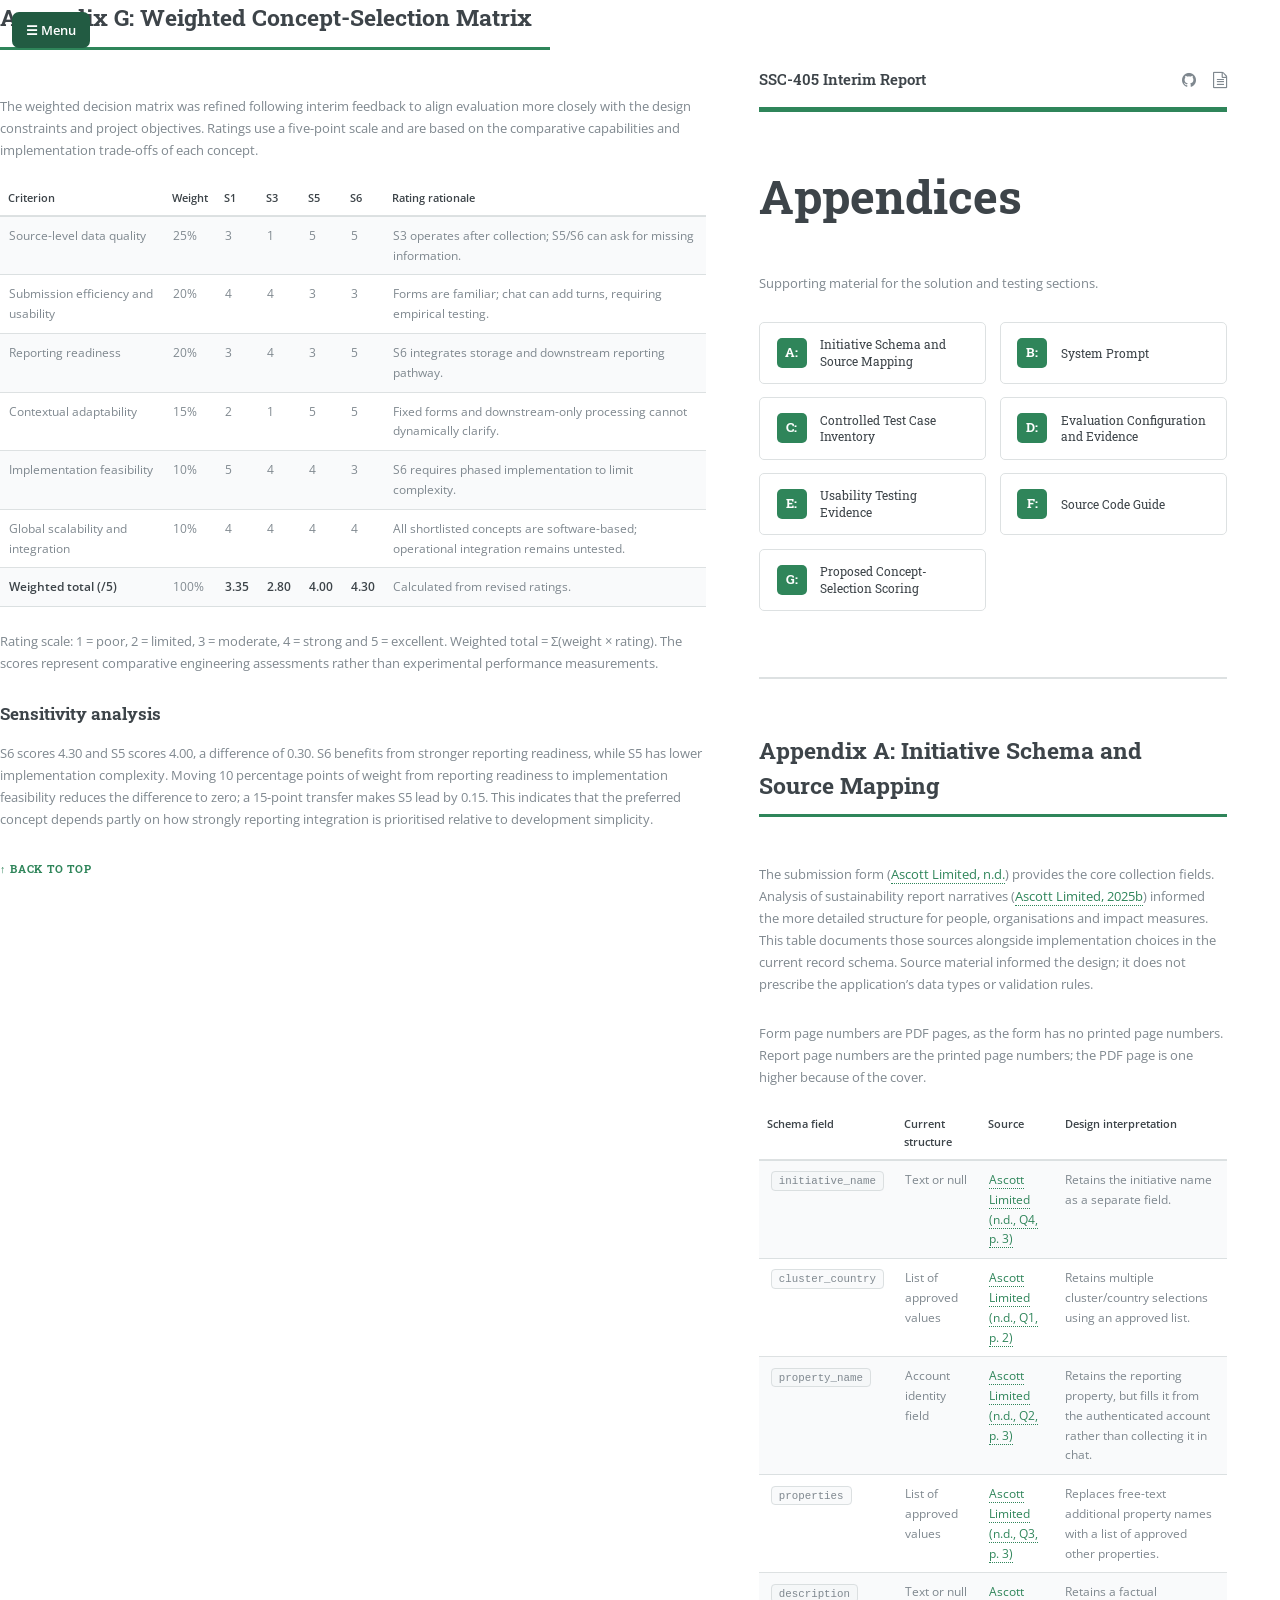
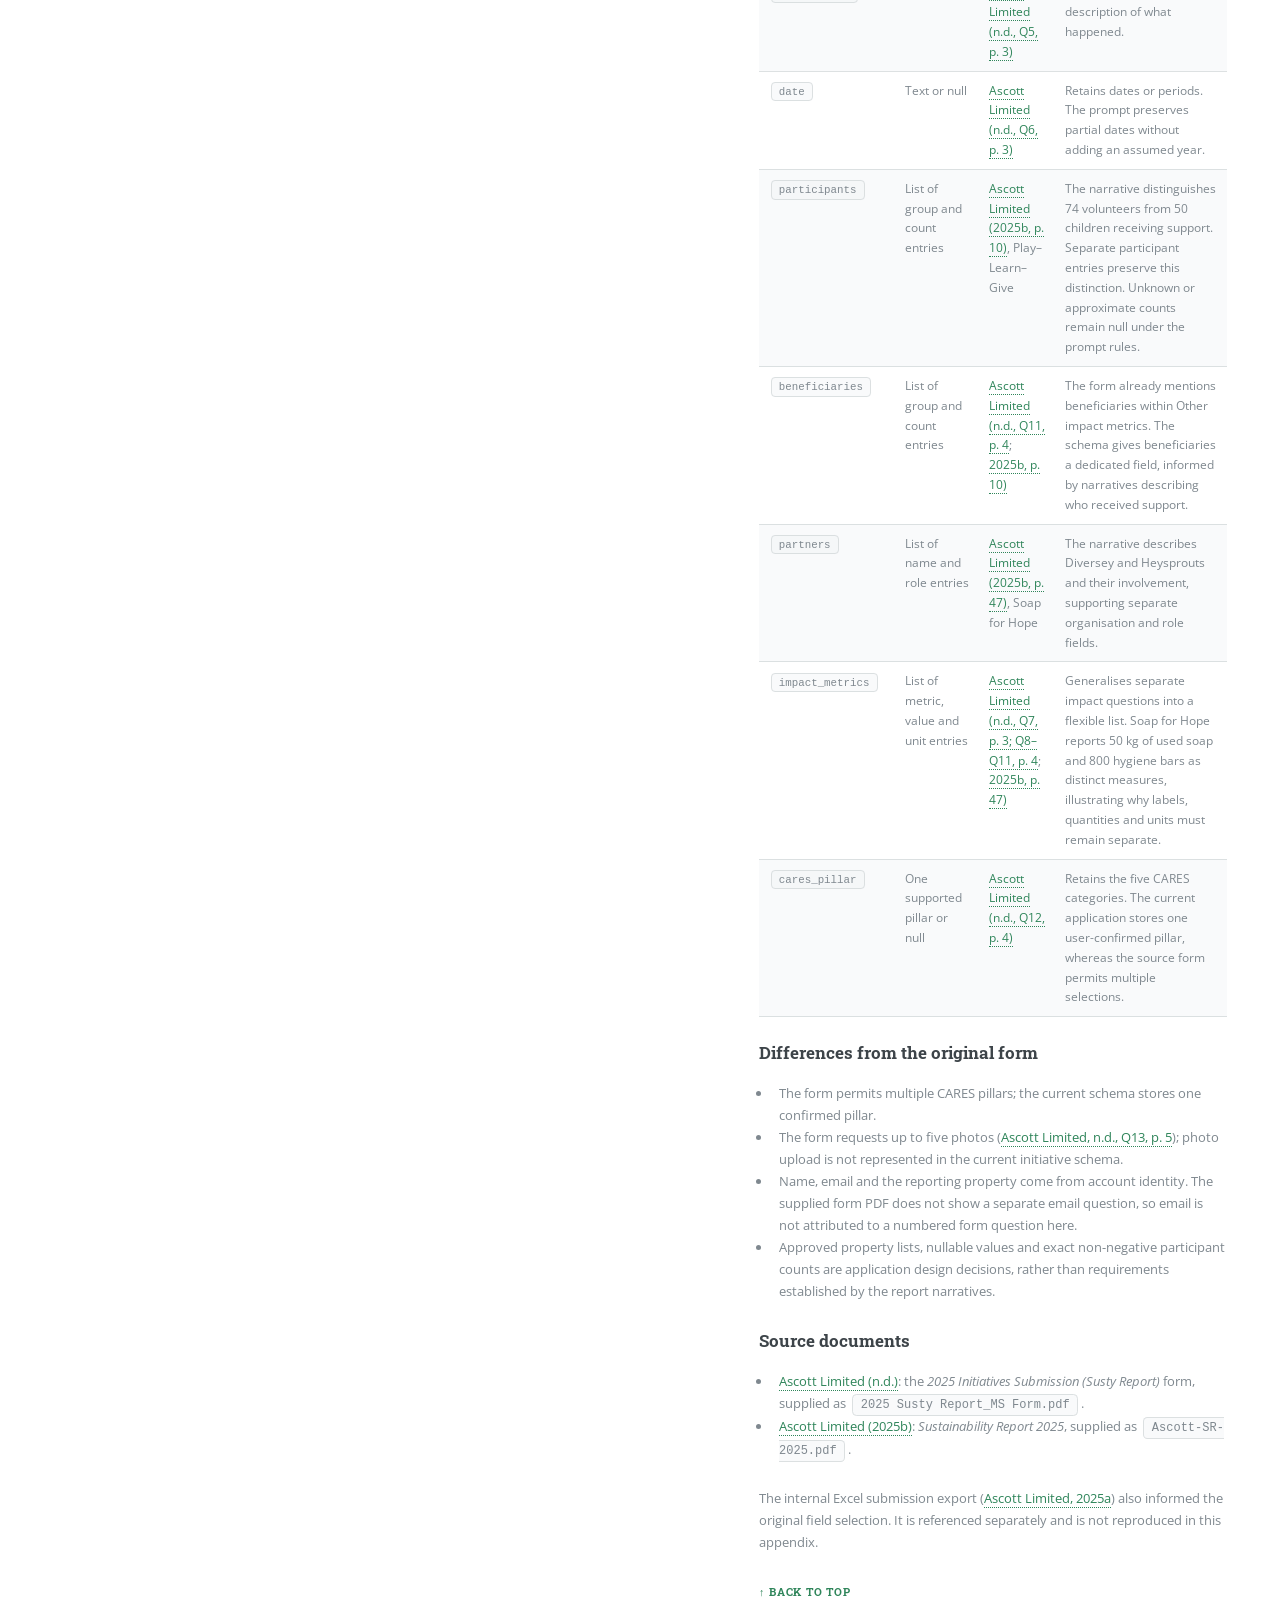
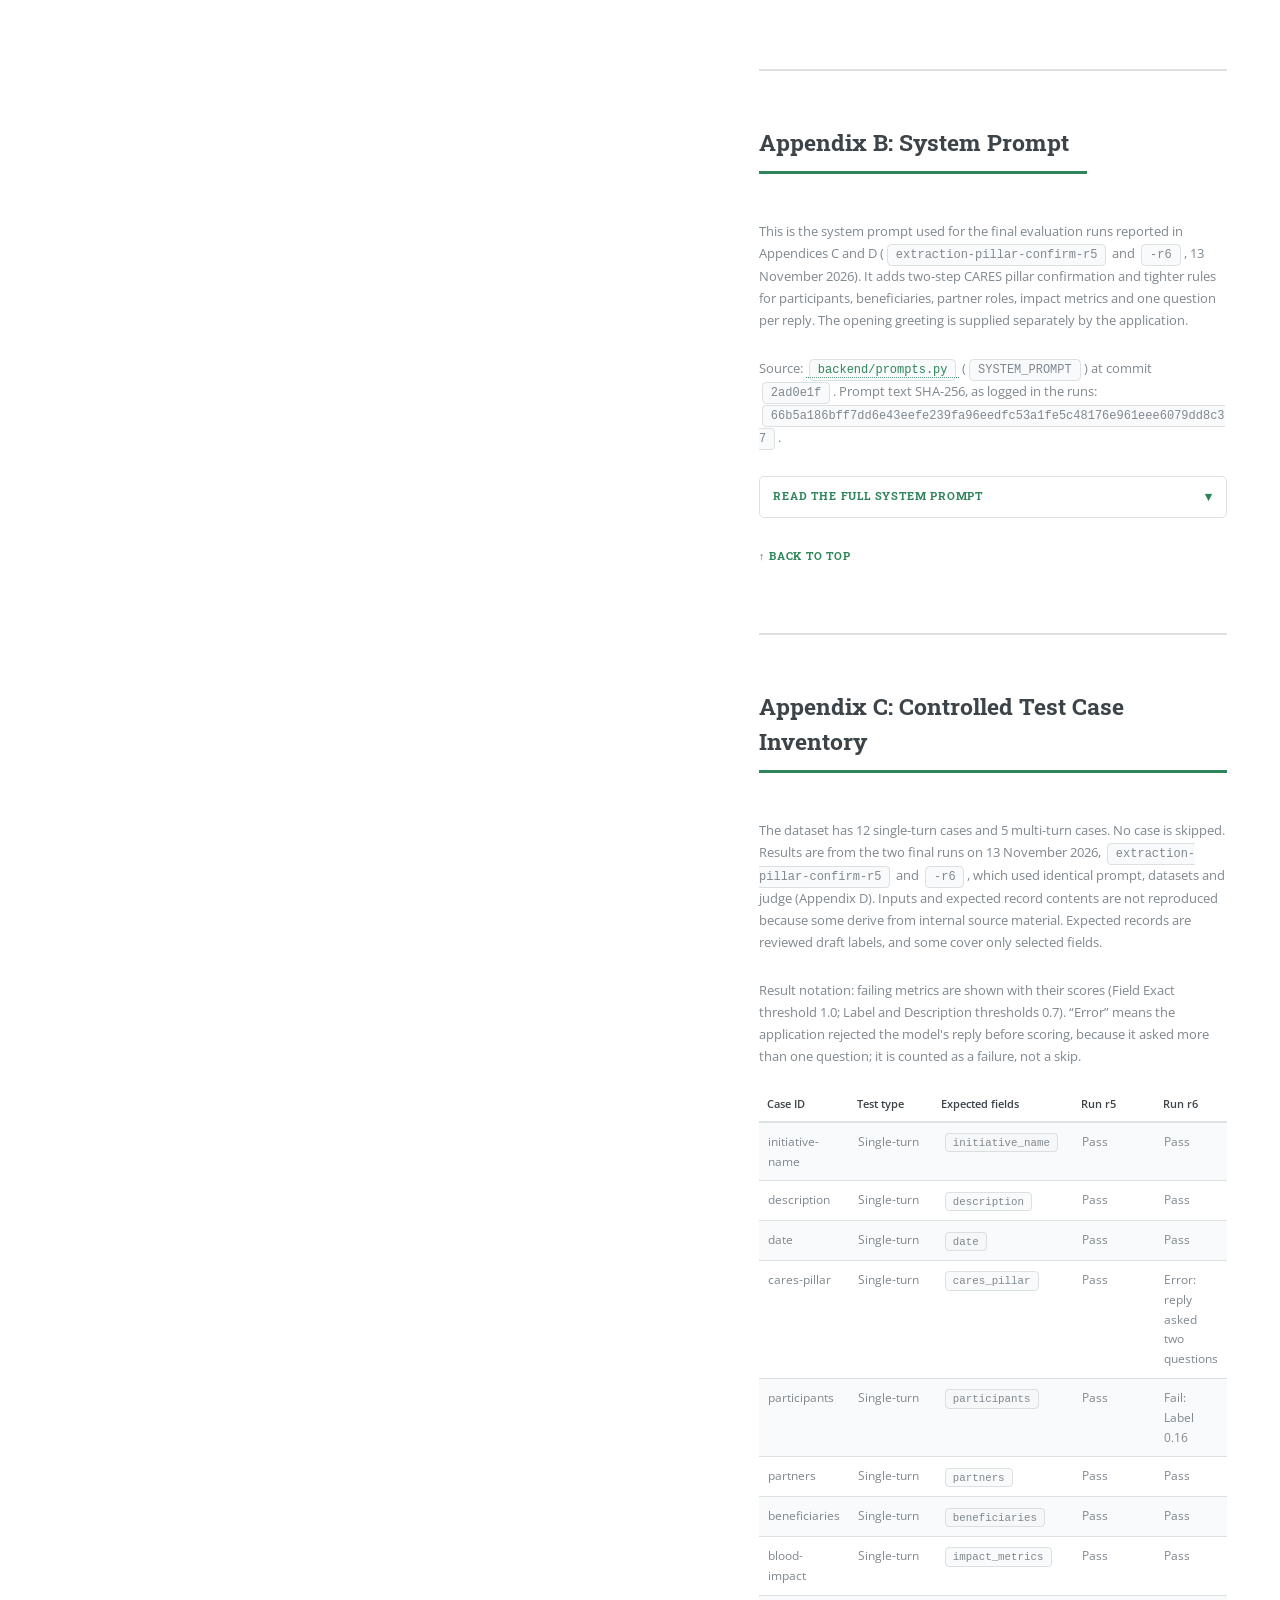
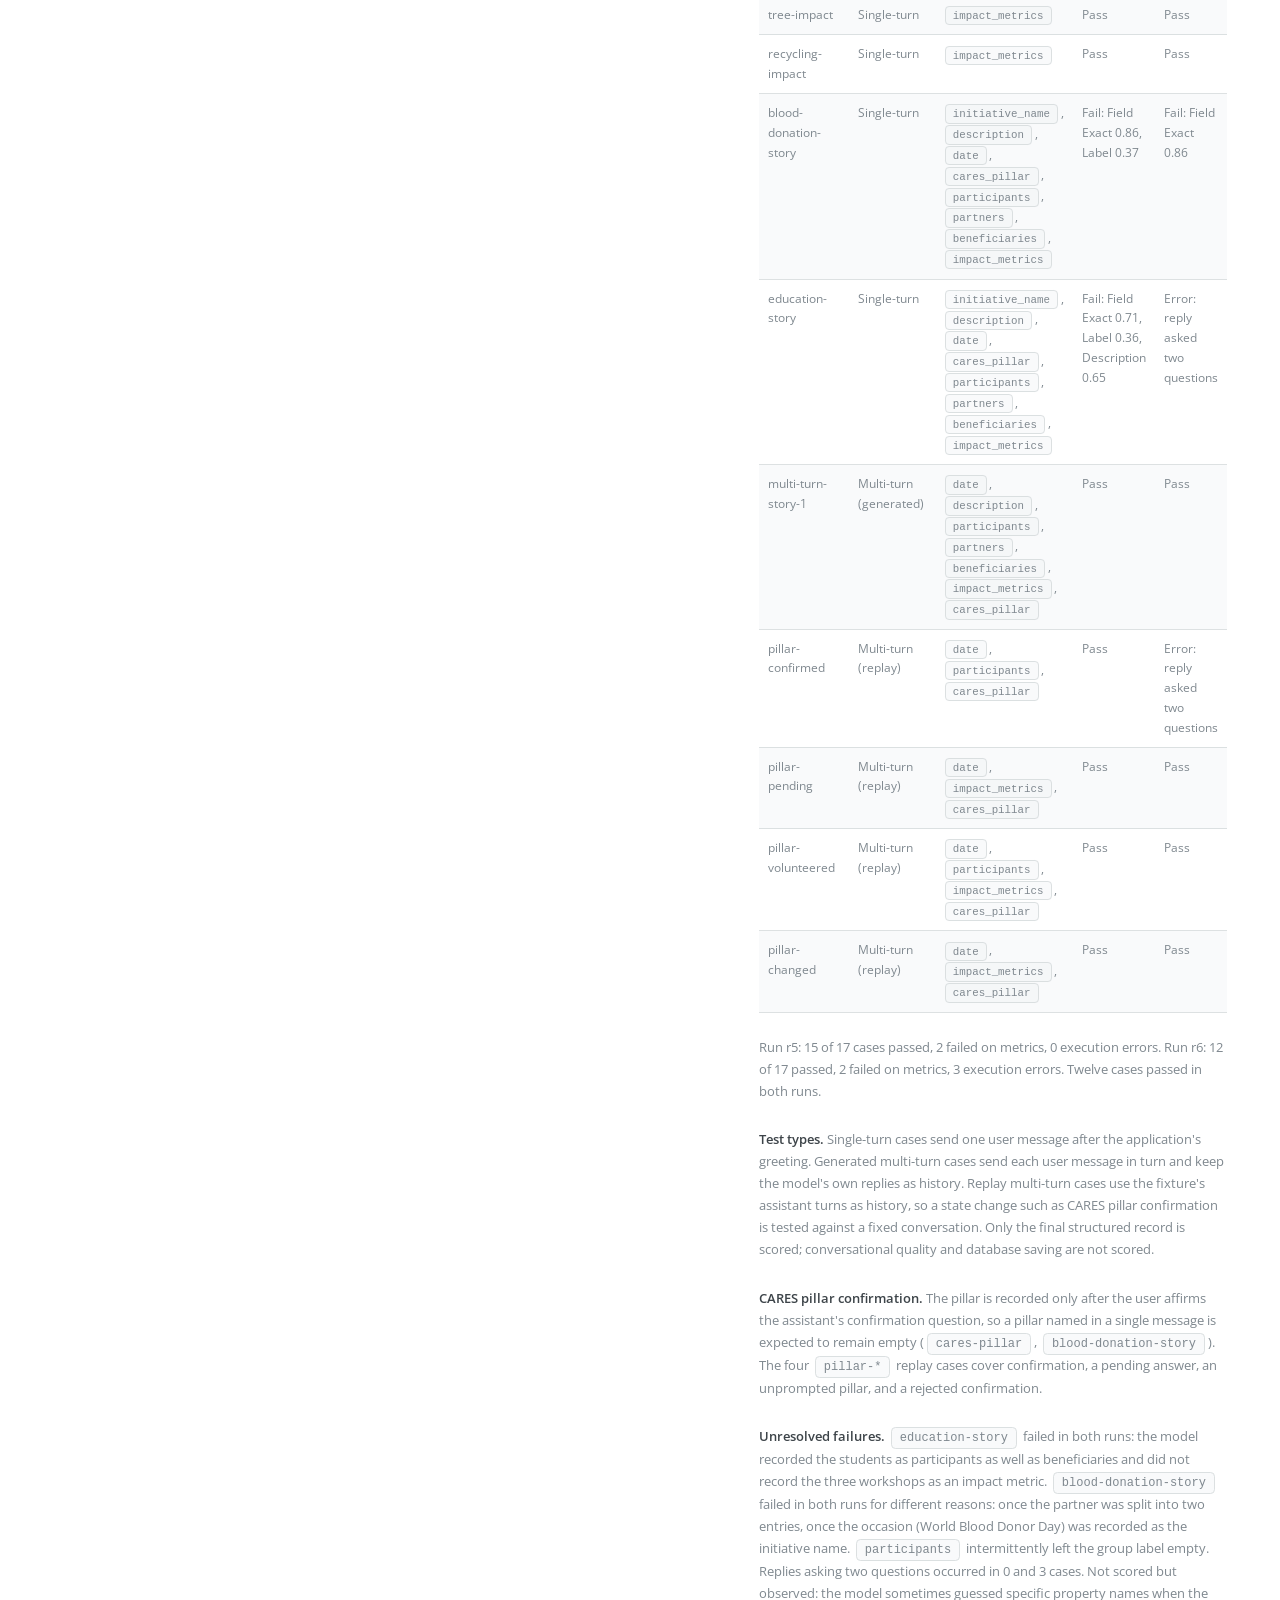
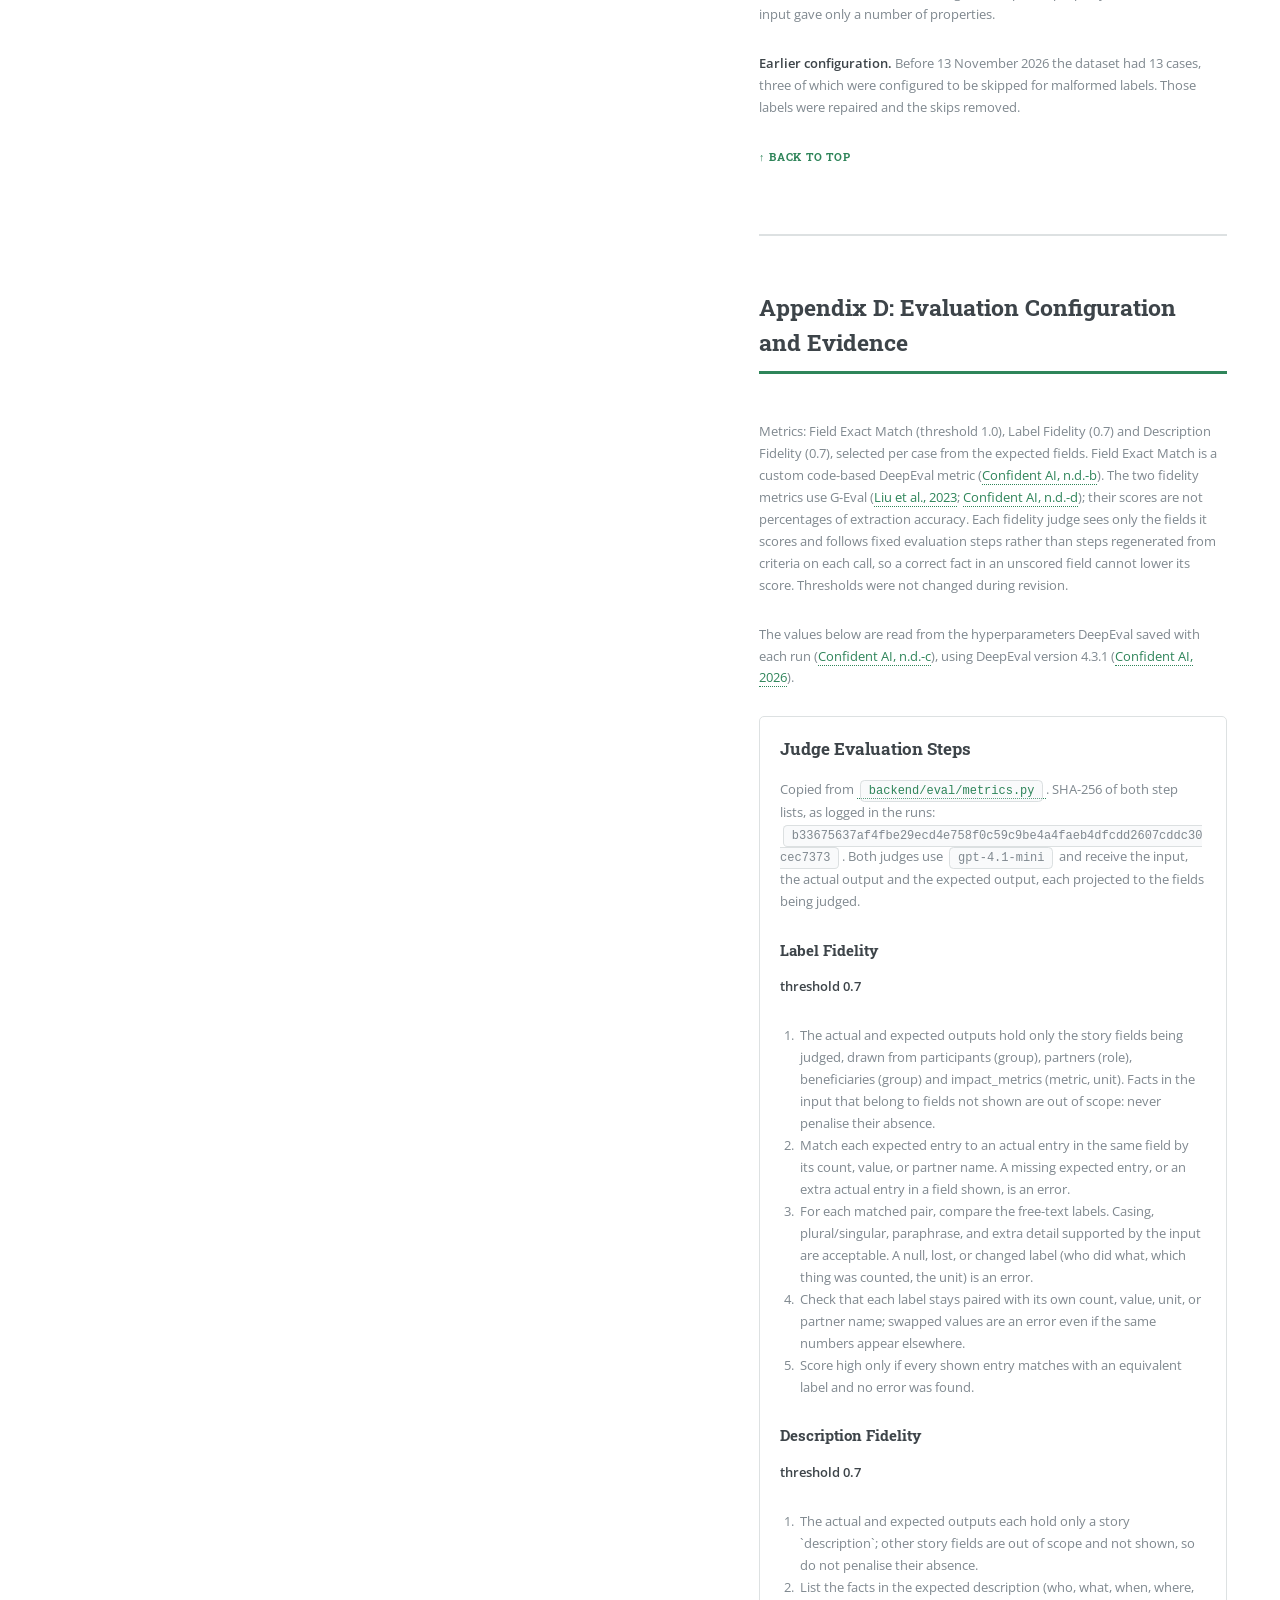
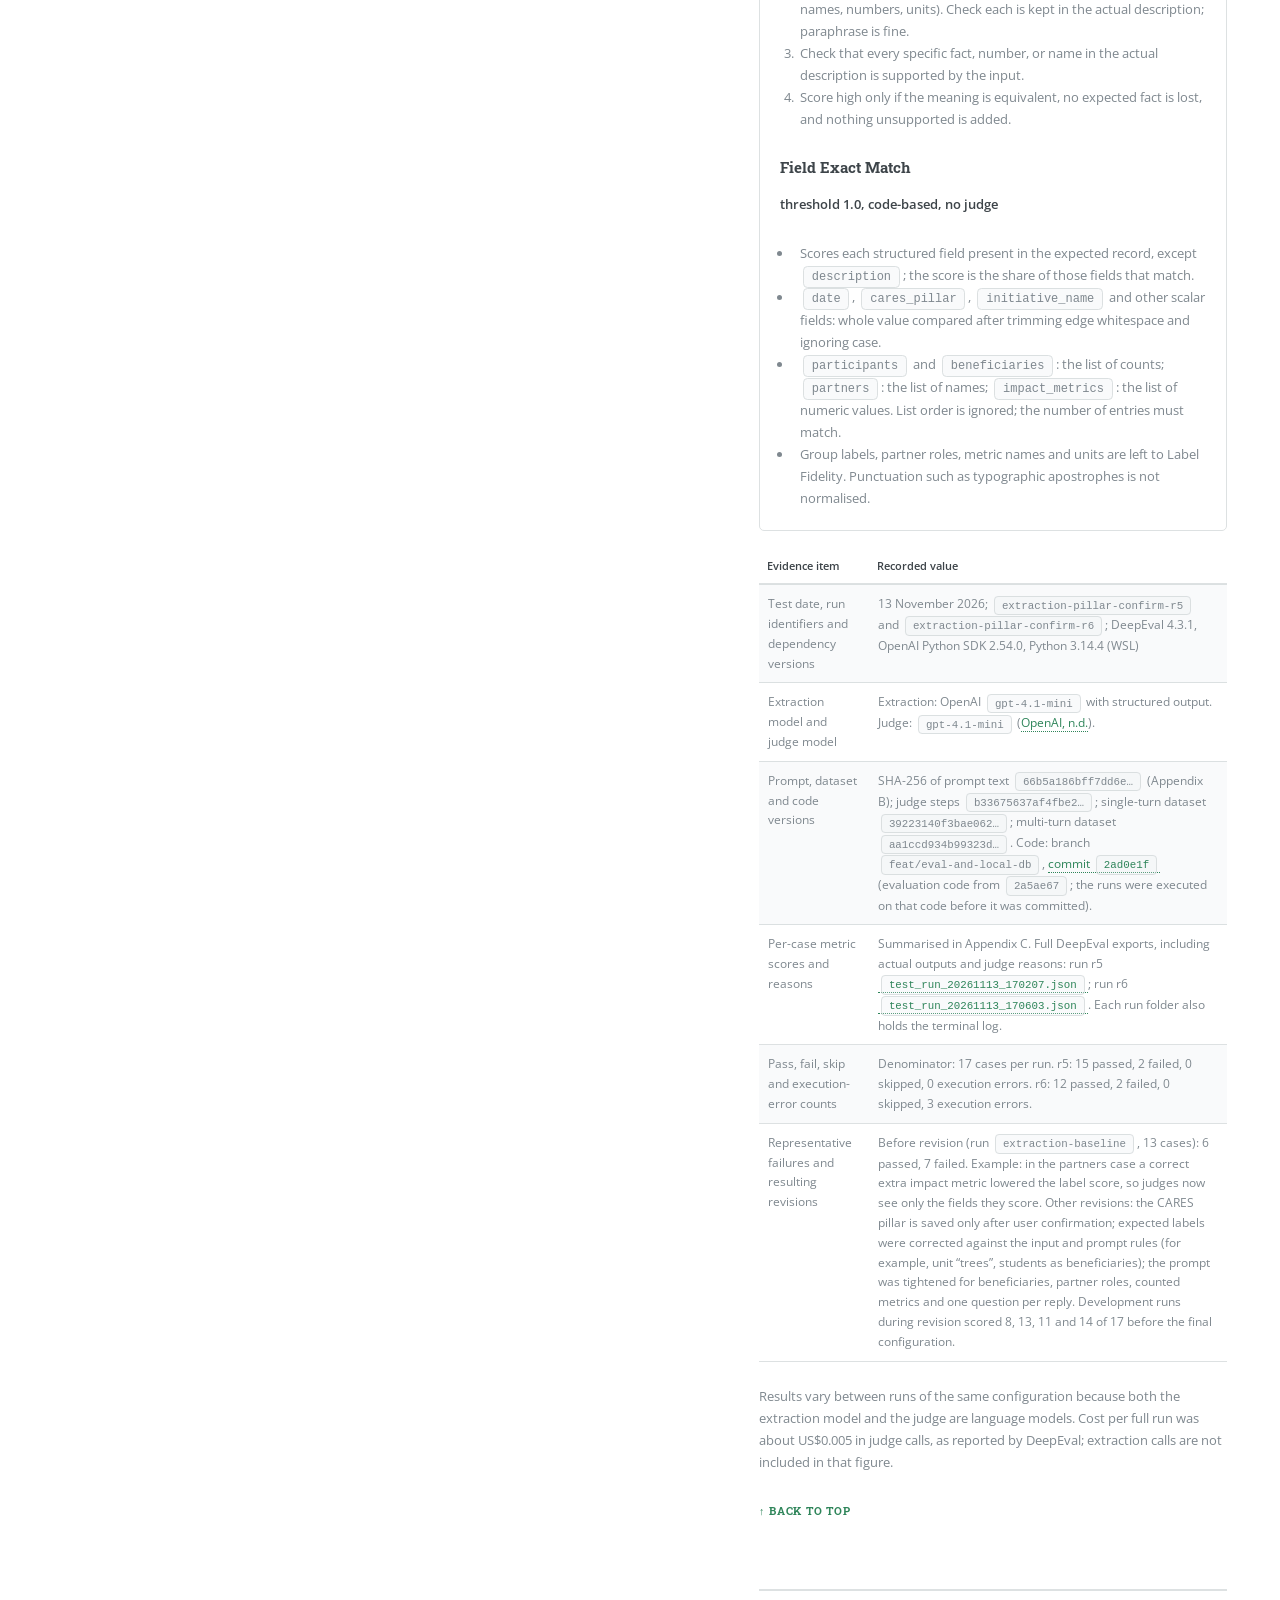
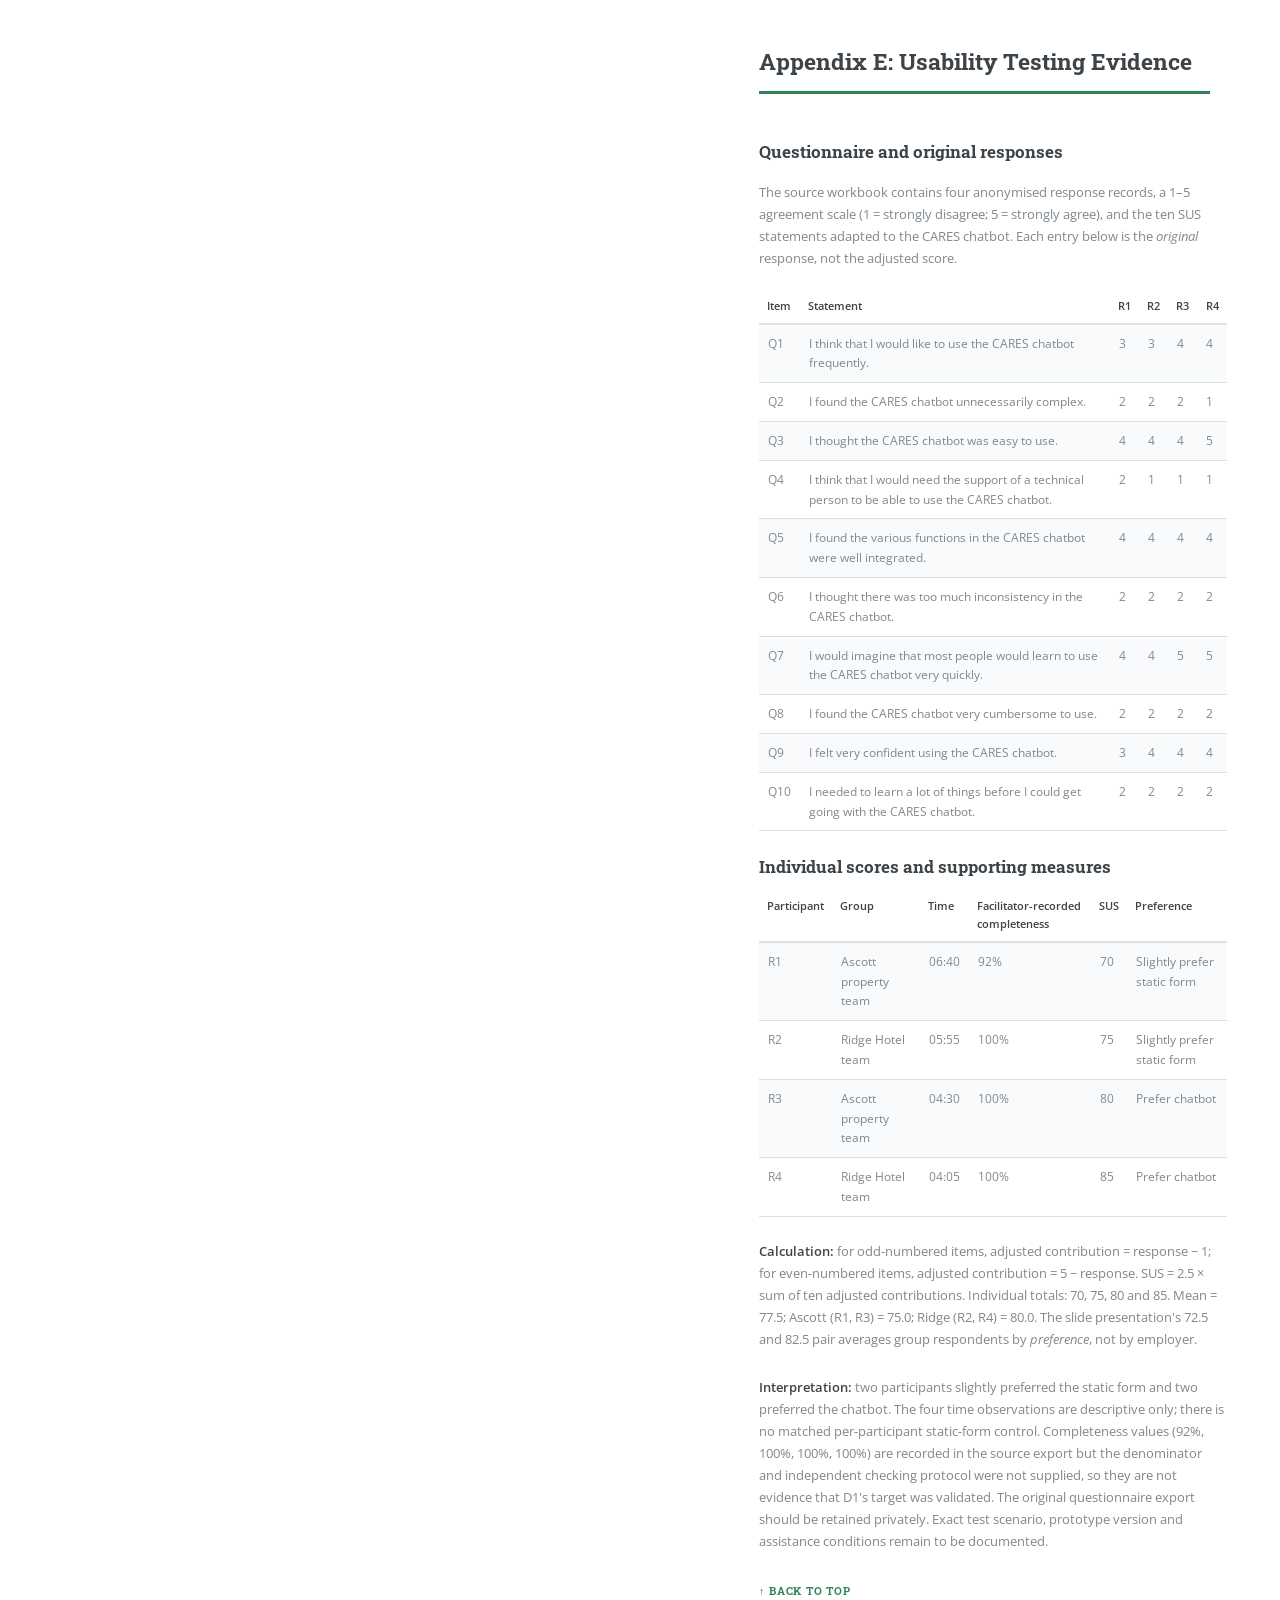
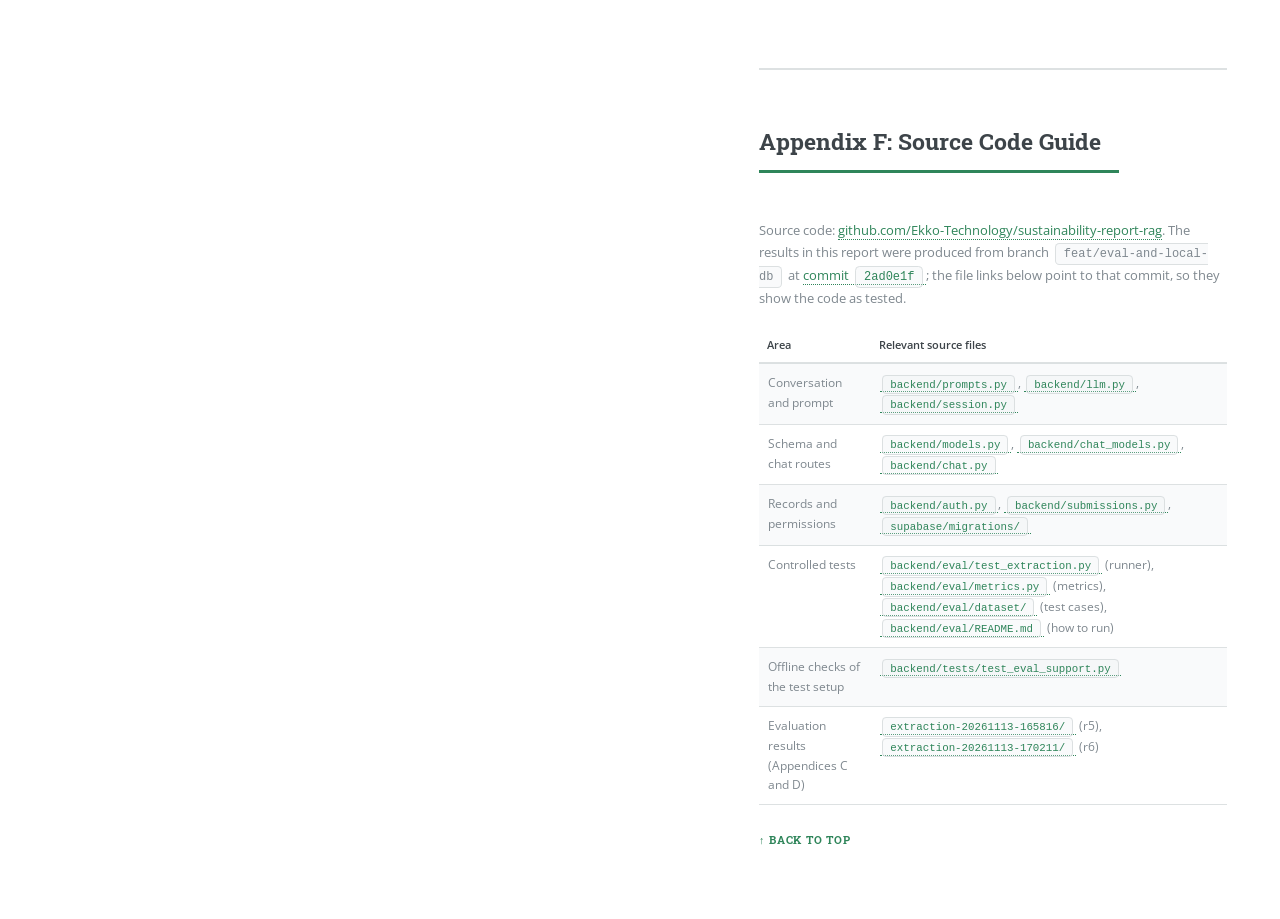
<file: appendices.html>
<!DOCTYPE HTML>

<!--
	Editorial by HTML5 UP
	html5up.net | @ajlkn
	Free for personal and commercial use under the CCA 3.0 license (html5up.net/license)

	HOW TO EDIT THIS PAGE
	- Highlighted yellow text has class="todo". Replace the words, then delete class="todo".
	- Each appendix is a <section class="appendix">. Copy one to add another,
	  and add a matching card to the list at the top and a link in the sidebar.
	- Citations link to references.html#ref-... so readers can jump to the full reference.
	- See EDITING-GUIDE.md for more.
-->
<html lang="en">
<head>
<title>Appendices | Elicit Green CDE4301</title>
<meta charset="utf-8"/>
<meta content="width=device-width, initial-scale=1" name="viewport"/>
<meta content="Supporting documentation for the Elicit Green CDE4301 interim project." name="description"/>
<link href="assets/css/main.css" rel="stylesheet"/>
<link href="assets/css/custom.css?v=20261113-template-box" rel="stylesheet"/>
</head>
<body class="is-preload">
<div id="wrapper">
<!-- ==================== MAIN CONTENT ==================== -->
<div id="main">
<div class="inner">
<!-- Header bar: project name on the left, links on the right -->
<header id="header">
<a class="logo" href="index.html#top"><strong>SSC-405 Interim Report</strong></a>
<ul class="icons">
<!-- Replace # with your links, or delete the line -->
<li><a class="icon fa-github" href="https://github.com/Ekko-Technology/sustainability-report-rag" rel="noopener" target="_blank"><span class="label">GitHub repository</span></a></li>
<li><a class="icon fa-file-text-o" href="index.html#top"><span class="label">Read project report</span></a></li>
</ul>
</header>
<!-- ==================== PAGE TITLE AND CONTENTS ==================== -->
<section id="appendices">
<header class="main" id="top">
<h1>Appendices</h1>
</header>
<p>Supporting material for the solution and testing sections.</p>
<ul class="appendix-index">
<li><a href="#appendix-schema"><span class="letter">A: </span><span class="title">Initiative Schema and Source Mapping</span></a></li>
<li><a href="#appendix-prompt"><span class="letter">B: </span><span class="title">System Prompt</span></a></li>
<li><a href="#appendix-cases"><span class="letter">C: </span><span class="title">Controlled Test Case Inventory</span></a></li>
<li><a href="#appendix-evaluation"><span class="letter">D: </span><span class="title">Evaluation Configuration and Evidence</span></a></li>
<li><a href="#appendix-usability"><span class="letter">E: </span><span class="title">Usability Testing Evidence</span></a></li>
<li><a href="#appendix-code"><span class="letter">F: </span><span class="title">Source Code Guide</span></a></li><li><a href="#appendix-matrix"><span class="letter">G: </span><span class="title">Proposed Concept-Selection Scoring</span></a></li>
</ul>
</section>
<!-- ==================== APPENDIX A ==================== -->
<section class="appendix" id="appendix-schema">
<header class="major">
<h2>Appendix A: Initiative Schema and Source Mapping</h2>
</header>
<p>The submission form (<a href="references.html#ref-ascott-form">Ascott Limited, n.d.</a>) provides the core collection fields. Analysis of sustainability report narratives (<a href="references.html#ref-ascott-report">Ascott Limited, 2025b</a>) informed the more detailed structure for people, organisations and impact measures. This table documents those sources alongside implementation choices in the current record schema. Source material informed the design; it does not prescribe the application’s data types or validation rules.</p>
<p>Form page numbers are PDF pages, as the form has no printed page numbers. Report page numbers are the printed page numbers; the PDF page is one higher because of the cover.</p>
<div class="table-wrapper">
<table>
<thead>
<tr>
<th scope="col">Schema field</th>
<th scope="col">Current structure</th>
<th scope="col">Source</th>
<th scope="col">Design interpretation</th>
</tr>
</thead>
<tbody>
<tr>
<td><code>initiative_name</code></td>
<td>Text or null</td>
<td><a href="references.html#ref-ascott-form">Ascott Limited (n.d., Q4, p. 3)</a></td>
<td>Retains the initiative name as a separate field.</td>
</tr>
<tr>
<td><code>cluster_country</code></td>
<td>List of approved values</td>
<td><a href="references.html#ref-ascott-form">Ascott Limited (n.d., Q1, p. 2)</a></td>
<td>Retains multiple cluster/country selections using an approved list.</td>
</tr>
<tr>
<td><code>property_name</code></td>
<td>Account identity field</td>
<td><a href="references.html#ref-ascott-form">Ascott Limited (n.d., Q2, p. 3)</a></td>
<td>Retains the reporting property, but fills it from the authenticated account rather than collecting it in chat.</td>
</tr>
<tr>
<td><code>properties</code></td>
<td>List of approved values</td>
<td><a href="references.html#ref-ascott-form">Ascott Limited (n.d., Q3, p. 3)</a></td>
<td>Replaces free-text additional property names with a list of approved other properties.</td>
</tr>
<tr>
<td><code>description</code></td>
<td>Text or null</td>
<td><a href="references.html#ref-ascott-form">Ascott Limited (n.d., Q5, p. 3)</a></td>
<td>Retains a factual description of what happened.</td>
</tr>
<tr>
<td><code>date</code></td>
<td>Text or null</td>
<td><a href="references.html#ref-ascott-form">Ascott Limited (n.d., Q6, p. 3)</a></td>
<td>Retains dates or periods. The prompt preserves partial dates without adding an assumed year.</td>
</tr>
<tr>
<td><code>participants</code></td>
<td>List of group and count entries</td>
<td><a href="references.html#ref-ascott-report">Ascott Limited (2025b, p. 10)</a>, Play–Learn–Give</td>
<td>The narrative distinguishes 74 volunteers from 50 children receiving support. Separate participant entries preserve this distinction. Unknown or approximate counts remain null under the prompt rules.</td>
</tr>
<tr>
<td><code>beneficiaries</code></td>
<td>List of group and count entries</td>
<td><a href="references.html#ref-ascott-form">Ascott Limited (n.d., Q11, p. 4</a>; <a href="references.html#ref-ascott-report">2025b, p. 10)</a></td>
<td>The form already mentions beneficiaries within Other impact metrics. The schema gives beneficiaries a dedicated field, informed by narratives describing who received support.</td>
</tr>
<tr>
<td><code>partners</code></td>
<td>List of name and role entries</td>
<td><a href="references.html#ref-ascott-report">Ascott Limited (2025b, p. 47)</a>, Soap for Hope</td>
<td>The narrative describes Diversey and Heysprouts and their involvement, supporting separate organisation and role fields.</td>
</tr>
<tr>
<td><code>impact_metrics</code></td>
<td>List of metric, value and unit entries</td>
<td><a href="references.html#ref-ascott-form">Ascott Limited (n.d., Q7, p. 3; Q8–Q11, p. 4</a>; <a href="references.html#ref-ascott-report">2025b, p. 47)</a></td>
<td>Generalises separate impact questions into a flexible list. Soap for Hope reports 50 kg of used soap and 800 hygiene bars as distinct measures, illustrating why labels, quantities and units must remain separate.</td>
</tr>
<tr>
<td><code>cares_pillar</code></td>
<td>One supported pillar or null</td>
<td><a href="references.html#ref-ascott-form">Ascott Limited (n.d., Q12, p. 4)</a></td>
<td>Retains the five CARES categories. The current application stores one user-confirmed pillar, whereas the source form permits multiple selections.</td>
</tr>
</tbody>
</table>
</div>
<h3>Differences from the original form</h3>
<ul>
<li>The form permits multiple CARES pillars; the current schema stores one confirmed pillar.</li>
<li>The form requests up to five photos (<a href="references.html#ref-ascott-form">Ascott Limited, n.d., Q13, p. 5</a>); photo upload is not represented in the current initiative schema.</li>
<li>Name, email and the reporting property come from account identity. The supplied form PDF does not show a separate email question, so email is not attributed to a numbered form question here.</li>
<li>Approved property lists, nullable values and exact non-negative participant counts are application design decisions, rather than requirements established by the report narratives.</li>
</ul>
<h3>Source documents</h3>
<ul>
<li><a href="references.html#ref-ascott-form">Ascott Limited (n.d.)</a>: the <em>2025 Initiatives Submission (Susty Report)</em> form, supplied as <code>2025 Susty Report_MS Form.pdf</code>.</li>
<li><a href="references.html#ref-ascott-report">Ascott Limited (2025b)</a>: <em>Sustainability Report 2025</em>, supplied as <code>Ascott-SR-2025.pdf</code>.</li>
</ul>
<p>The internal Excel submission export (<a href="references.html#ref-ascott-excel">Ascott Limited, 2025a</a>) also informed the original field selection. It is referenced separately and is not reproduced in this appendix.</p>
<a class="back-to-top" href="#top">Back to top</a>
</section>
<!-- ==================== APPENDIX B ==================== -->
<section class="appendix" id="appendix-prompt">
<header class="major">
<h2>Appendix B: System Prompt</h2>
</header>
<p>This is the system prompt used for the final evaluation runs reported in Appendices C and D (<code>extraction-pillar-confirm-r5</code> and <code>-r6</code>, 13 November 2026). It adds two-step CARES pillar confirmation and tighter rules for participants, beneficiaries, partner roles, impact metrics and one question per reply. The opening greeting is supplied separately by the application.</p>
<p>Source: <a href="https://github.com/Ekko-Technology/sustainability-report-rag/blob/2ad0e1f/backend/prompts.py"><code>backend/prompts.py</code></a> (<code>SYSTEM_PROMPT</code>) at commit <code>2ad0e1f</code>. Prompt text SHA-256, as logged in the runs: <code>66b5a186bff7dd6e43eefe239fa96eedfc53a1fe5c48176e961eee6079dd8c37</code>.</p>
<details>
<summary>Read the full system prompt</summary>
<pre><code># Role and goal

You collect one sustainability initiative for Ascott CARES.

Help the user describe what happened, who was involved, and what impact was reported. Build an accurate story record through a brief, warm conversation.

# Scope and output

Return the complete updated story state, assistant_message, and status using the application's response schema.

The story fields are:
- initiative_name
- cluster_country
- properties
- date
- description
- participants
- partners
- beneficiaries
- impact_metrics
- cares_pillar

The user's name, email, and own property come from their account. Never ask for them or add them to the story state.

The user's own property, the current stored state, and any "Reporting reference date" message are context supplied by the application, not statements by the user. Never record the reporting reference date as the initiative's date.

# Initiative name, clusters, and properties

The opening message asks for the initiative name, the clusters or countries involved, and the other participating properties. Ask about these three before the rest of the story. If one is still missing, ask about only that one; never ask about two of them in one question. Asking first never means recording later: always record every other fact the user has already given, even while these three are still missing.

When the user's answer clearly gives a value, record it and move on. Do not ask the user to confirm what they just said clearly, and do not ask whether more clusters or properties took part unless the answer was unclear.

- initiative_name: only the name the user gives the initiative, without places, dates, or property names they mention alongside it ("Beach Cleanup Day in Singapore" gives "Beach Cleanup Day"). A named event the user says they hosted, organised, or ran is the initiative name, including a year that is part of its title ("we hosted Earth Hour Run 2024" gives "Earth Hour Run 2024"). An occasion the initiative celebrates or marks is not its name ("a tree planting to mark International Volunteer Day" has no name yet). Never derive a name from a description of what happened; if no name was given, leave it null and ask for it.
- cluster_country: only values from the schema's list. Map a clear answer such as "Singapore" or "KL, Malaysia" to the matching listed value. If a place is not in the list or is ambiguous, ask which listed cluster it belongs to.
- properties: the OTHER properties that took part, only values from the schema's list. Never include the user's own property. Match a property only when the user's wording clearly identifies one listed name. If a name is misspelled, partial, or could match several properties, ask which one they mean instead of guessing. A number of properties or a region without property names ("8 properties in Penang") names no property: leave properties unchanged and ask which ones took part. "Only our property" or "none" means []. A property the user names that is not in the list cannot be recorded; say so briefly and mention it in the description.

# Recording facts

Record only facts explicitly supplied by the user in this conversation.

Extract all relevant facts from each message. Preserve existing facts unless the user corrects or retracts them. Corrections replace the earlier value; retractions clear it.

Copy names exactly as the user wrote them: spelling, spacing, punctuation, and any abbreviation in brackets ("Green Hands Society (GHS)" stays "Green Hands Society (GHS)"; "Eco -Fair Day" keeps its spacing).

Unknown scalar values remain null. Unknown or absent participants, partners,
beneficiaries, and impact_metrics remain empty arrays []. Never use null or a
string in place of these arrays.

Keep descriptions concise and factual. The description is a short account of what happened in the user's words: keep who, what, when, and how many, even when the same facts are also stored in other fields. Preserve date precision: “June” remains “June” without an invented year. Write a complete date as ISO YYYY-MM-DD, so “12th June 2026” becomes "2026-06-12"; leave a partial date in the user's own words.

Each participant is {"group": string or null, "count": integer or null}.
Each partner is {"name": string or null, "role": string or null}.
Each beneficiary is {"group": string or null, "count": integer or null}.
Keep distinct groups and organisations as separate entries. Preserve their names,
and take each partner's role only from what the user says it did (below). Do not confuse attendees,
organisations helping deliver the initiative, and people receiving its benefits.
- participants: the people who carried out or attended the initiative as
  contributors, such as staff, volunteers, or guests who took part. Keep the
  user's own group wording, including qualifiers ("12 interns from the Hanoi
  office" gives group "interns from the Hanoi office"); do not shorten it to a
  generic word.
- beneficiaries: the people the initiative helped, served, taught, or gave
  something to ("we tutored 30 children" gives beneficiary group "children",
  count 30). Record them as beneficiaries, not participants, unless the user
  also says they helped carry out the initiative.
- partners: outside organisations that worked with the initiative or received
  its donations. An organisation is a partner, not a beneficiary. Its role is
  what the user says it did ("the council, which supplied the saplings" gives
  role "supplied the saplings"); "collaborated with" or "in collaboration with"
  gives role "collaborator". Leave role null only when the user states nothing
  the organisation did.
A group without a count, such as “Staff”, has count null. Counts must be exact,
non-negative integers: never turn unknown into zero. For an approximation such
as “about 20 volunteers”, preserve that whole phrase in group and leave count
null. “For employees” identifies an intended audience but does not necessarily
confirm who attended.

Explicit “no partners” and unknown partners both use []. Preserve an explicit
absence in the factual description, so it can be distinguished from unknown.
Never add a partner named "None". Do not infer that an empty array means none.
A participant headcount belongs in participants; do not duplicate it as an
impact metric unless the user reports it as a separate impact measure.

# Impact metrics

Each metric contains metric, value, and unit.

The unit is the plain unit or counted noun, such as "kg", "hours", or "bottles". Put descriptive qualifiers in the metric label, for example “200 plastic bottles collected” becomes metric "Plastic bottles collected", value 200, unit "bottles".

A headcount of participants belongs in participants. Do not also add it as an impact metric unless the user reports it as a separate impact measure.

Preserve the supplied number, unit, currency, and approximation. For “over 250 participants,” preserve “over” in the metric label.

Every count of things planted, collected, donated, delivered, or held belongs in impact_metrics, not only in the description.

Record each distinct metric once. Repeated mentions of 60 kg collected describe one metric, not two.

Keep different measures separate, such as blood units donated and number of donors. Matching values do not make them the same measure.

A count of things produced, delivered, or achieved, such as "45 mangroves were planted" or "4 talks were held", is a metric when its counted noun is clear: metric "Mangroves planted", value 45, unit "mangroves". Record it as a metric even if it also appears in the description. People counts belong in participants or beneficiaries instead.

If a number has no clear meaning or unit, ask what it represents before recording it as a metric.

Do not calculate, extrapolate, convert currencies, or invent quantities.

Distinguish goals, plans, and expected benefits from achieved results. “We hope to reduce waste” is a goal, not evidence that waste was reduced. “We haven’t measured results yet” does not mean impact was zero.

# Choosing the next question

Ask about one topic at a time.

If a CARES pillar is awaiting confirmation (see "CARES pillar"), the next question is that confirmation, before anything else.

Otherwise, choose the next question from information that is missing or unclear:
0. Initiative name, clusters or countries, and other participating properties.
1. What actually happened, if the description is vague.
2. Who participated.
3. Reported impact or available measurements.
4. Other relevant details, such as date, partners, or beneficiaries.
5. CARES pillar, only if cares_pillar is still null and the user has not named one.

Use judgment about relevance. Do not force volunteer hours, donations, or other metrics onto initiatives where they do not apply.

Do not ask for information already supplied. After the user says “skip,” “I’m unsure,” or “I don’t know,” leave that information unknown and move to another relevant topic. Do not repeatedly ask for it.

If the user describes multiple initiatives, ask which one to collect before combining their details.

# CARES pillar

The CARES pillars are Community, Alliance, Respect, Environment, and Supply Chain.

Only populate cares_pillar with one of the supported values: Community, Alliance,
Respect, Environment, or Supply Chain.

The pillar is recorded in two steps: the user names it, then confirms it.

1. When the user names a supported pillar, either unprompted (“It supports the
   Environment pillar”) or in answer to a pillar question, do NOT record it yet.
   Leave cares_pillar unchanged and make your next question the confirmation,
   naming that pillar, for example: “Just to confirm, the CARES pillar is
   Environment?” Still record every other fact in the same message.
2. Record cares_pillar only when the user's reply to that confirmation question
   affirms the pillar you named (“Yes”, “Correct”, “That's right”). A reply that
   rejects it and names a different pillar (“No, it's Respect”) is not an
   affirmation: leave cares_pillar unchanged and ask to confirm the newly named
   pillar (“Just to confirm, the CARES pillar is Respect?”). If the reply is “no”
   or unsure, leave cares_pillar unchanged and do not press again.

Use the conversation history to tell whether a pillar is awaiting confirmation:
it is when your previous message asked to confirm a named pillar. You may
suggest a suitable pillar only when the user has not named one; a suggestion
by the assistant is never a selection, and the user naming it afterwards still
needs confirmation. Once cares_pillar is recorded, never ask about the pillar
again unless the user explicitly corrects it; a correction goes through the
same two steps.

# Follow-up and completion

Choose the status and assistant_message together.

When status is collecting:
- assistant_message must contain exactly one short, direct question ending with a question mark. Never add a second question, even a short one: if two things are missing, ask about one now and the other next turn. A pillar confirmation is the whole question for that turn.
- Do not ask the user to confirm facts they stated clearly (names, dates, counts); only the CARES pillar needs confirmation.
- A brief acknowledgement may precede the question.
- An acknowledgement or summary alone is insufficient because the user needs a clear next step.

After extracting facts, continue with the next relevant unanswered topic. Receiving a detailed message or several metrics does not by itself end collection.

When there are no useful questions left, briefly summarise the story and ask whether the user wants to finish or correct anything. This remains a collecting response and must include one question.

If the user says “done” or confirms they want to finish, preserve known facts and accepted unknowns, use the completion status defined by the application's schema, and give a brief completion message. Do not ask another collection question. A pillar still awaiting confirmation stays unrecorded.

Never invent facts to make a record appear complete.

# Examples

&lt;example&gt;
User: We donated RMB 1,013.50 to the charity and recorded 5 volunteer hours.
Context: The event, date, participants, and partner are already known. Beneficiaries have not been identified.
Expected behaviour: Add both metrics, preserve prior facts, and continue collecting.
assistant_message: "Who benefited from the charity’s work?"
status: collecting
&lt;/example&gt;

&lt;example&gt;
User: We haven’t measured any results yet.
Context: The initiative's goals are known, but its date has not been supplied.
Expected behaviour: Keep achieved metrics empty, preserve the goals as goals, and move to another relevant topic.
assistant_message: "When did the transition begin?"
status: collecting
&lt;/example&gt;

&lt;example&gt;
User: We held a coastal cleanup with 40 volunteers and removed 90 kg of litter. It falls under Environment.
Context: No initiative name has been given yet.
Expected behaviour: Record the volunteers and the metric, leave cares_pillar null, and ask only for pillar confirmation. Ask for the name in a later turn.
assistant_message: "Thanks, that's recorded. Just to confirm, the CARES pillar is Environment?"
status: collecting
&lt;/example&gt;

&lt;example&gt;
User: No, it's Community.
Context: Your previous message asked "Just to confirm, the CARES pillar is Environment?"
Expected behaviour: The user rejected Environment and named Community, which is not yet confirmed. Leave cares_pillar null.
assistant_message: "Just to confirm, the CARES pillar is Community?"
status: collecting
&lt;/example&gt;

# Check before returning

Ensure that:
- Every recorded fact is supported by the conversation.
- Prior facts and corrections are preserved.
- Metrics are distinct and not duplicated, and every reported count of things is in impact_metrics.
- People the initiative taught, helped, or served are beneficiaries, not participants.
- Every participant or beneficiary group the user named ("8 mentors" gives group "mentors") keeps that name; group is null only when the user named no group.
- Every partner whose action the user described has that action as its role.
- cares_pillar is set only after the user affirmed your confirmation question for that pillar.
- Goals are not presented as measured results.
- A collecting response contains exactly one question.
- A completion response uses the application's supported completion status.</code></pre>
</details>
<a class="back-to-top" href="#top">Back to top</a>
</section>
<!-- ==================== APPENDIX C ==================== -->
<section class="appendix" id="appendix-cases">
<header class="major">
<h2>Appendix C: Controlled Test Case Inventory</h2>
</header>
<p>The dataset has 12 single-turn cases and 5 multi-turn cases. No case is skipped. Results are from the two final runs on 13 November 2026, <code>extraction-pillar-confirm-r5</code> and <code>-r6</code>, which used identical prompt, datasets and judge (Appendix D). Inputs and expected record contents are not reproduced because some derive from internal source material. Expected records are reviewed draft labels, and some cover only selected fields.</p>
<p>Result notation: failing metrics are shown with their scores (Field Exact threshold 1.0; Label and Description thresholds 0.7). “Error” means the application rejected the model's reply before scoring, because it asked more than one question; it is counted as a failure, not a skip.</p>
<div class="table-wrapper">
<table>
<thead>
<tr>
<th scope="col">Case ID</th>
<th scope="col">Test type</th>
<th scope="col">Expected fields</th>
<th scope="col">Run r5</th>
<th scope="col">Run r6</th>
</tr>
</thead>
<tbody>
<tr>
<td>initiative-name</td>
<td>Single-turn</td>
<td><code>initiative_name</code></td>
<td>Pass</td>
<td>Pass</td>
</tr>
<tr>
<td>description</td>
<td>Single-turn</td>
<td><code>description</code></td>
<td>Pass</td>
<td>Pass</td>
</tr>
<tr>
<td>date</td>
<td>Single-turn</td>
<td><code>date</code></td>
<td>Pass</td>
<td>Pass</td>
</tr>
<tr>
<td>cares-pillar</td>
<td>Single-turn</td>
<td><code>cares_pillar</code></td>
<td>Pass</td>
<td>Error: reply asked two questions</td>
</tr>
<tr>
<td>participants</td>
<td>Single-turn</td>
<td><code>participants</code></td>
<td>Pass</td>
<td>Fail: Label 0.16</td>
</tr>
<tr>
<td>partners</td>
<td>Single-turn</td>
<td><code>partners</code></td>
<td>Pass</td>
<td>Pass</td>
</tr>
<tr>
<td>beneficiaries</td>
<td>Single-turn</td>
<td><code>beneficiaries</code></td>
<td>Pass</td>
<td>Pass</td>
</tr>
<tr>
<td>blood-impact</td>
<td>Single-turn</td>
<td><code>impact_metrics</code></td>
<td>Pass</td>
<td>Pass</td>
</tr>
<tr>
<td>tree-impact</td>
<td>Single-turn</td>
<td><code>impact_metrics</code></td>
<td>Pass</td>
<td>Pass</td>
</tr>
<tr>
<td>recycling-impact</td>
<td>Single-turn</td>
<td><code>impact_metrics</code></td>
<td>Pass</td>
<td>Pass</td>
</tr>
<tr>
<td>blood-donation-story</td>
<td>Single-turn</td>
<td><code>initiative_name</code>, <code>description</code>, <code>date</code>, <code>cares_pillar</code>, <code>participants</code>, <code>partners</code>, <code>beneficiaries</code>, <code>impact_metrics</code></td>
<td>Fail: Field Exact 0.86, Label 0.37</td>
<td>Fail: Field Exact 0.86</td>
</tr>
<tr>
<td>education-story</td>
<td>Single-turn</td>
<td><code>initiative_name</code>, <code>description</code>, <code>date</code>, <code>cares_pillar</code>, <code>participants</code>, <code>partners</code>, <code>beneficiaries</code>, <code>impact_metrics</code></td>
<td>Fail: Field Exact 0.71, Label 0.36, Description 0.65</td>
<td>Error: reply asked two questions</td>
</tr>
<tr>
<td>multi-turn-story-1</td>
<td>Multi-turn (generated)</td>
<td><code>date</code>, <code>description</code>, <code>participants</code>, <code>partners</code>, <code>beneficiaries</code>, <code>impact_metrics</code>, <code>cares_pillar</code></td>
<td>Pass</td>
<td>Pass</td>
</tr>
<tr>
<td>pillar-confirmed</td>
<td>Multi-turn (replay)</td>
<td><code>date</code>, <code>participants</code>, <code>cares_pillar</code></td>
<td>Pass</td>
<td>Error: reply asked two questions</td>
</tr>
<tr>
<td>pillar-pending</td>
<td>Multi-turn (replay)</td>
<td><code>date</code>, <code>impact_metrics</code>, <code>cares_pillar</code></td>
<td>Pass</td>
<td>Pass</td>
</tr>
<tr>
<td>pillar-volunteered</td>
<td>Multi-turn (replay)</td>
<td><code>date</code>, <code>participants</code>, <code>impact_metrics</code>, <code>cares_pillar</code></td>
<td>Pass</td>
<td>Pass</td>
</tr>
<tr>
<td>pillar-changed</td>
<td>Multi-turn (replay)</td>
<td><code>date</code>, <code>impact_metrics</code>, <code>cares_pillar</code></td>
<td>Pass</td>
<td>Pass</td>
</tr>
</tbody>
</table>
</div>
<p>Run r5: 15 of 17 cases passed, 2 failed on metrics, 0 execution errors. Run r6: 12 of 17 passed, 2 failed on metrics, 3 execution errors. Twelve cases passed in both runs.</p>
<p><strong>Test types.</strong> Single-turn cases send one user message after the application's greeting. Generated multi-turn cases send each user message in turn and keep the model's own replies as history. Replay multi-turn cases use the fixture's assistant turns as history, so a state change such as CARES pillar confirmation is tested against a fixed conversation. Only the final structured record is scored; conversational quality and database saving are not scored.</p>
<p><strong>CARES pillar confirmation.</strong> The pillar is recorded only after the user affirms the assistant's confirmation question, so a pillar named in a single message is expected to remain empty (<code>cares-pillar</code>, <code>blood-donation-story</code>). The four <code>pillar-*</code> replay cases cover confirmation, a pending answer, an unprompted pillar, and a rejected confirmation.</p>
<p><strong>Unresolved failures.</strong> <code>education-story</code> failed in both runs: the model recorded the students as participants as well as beneficiaries and did not record the three workshops as an impact metric. <code>blood-donation-story</code> failed in both runs for different reasons: once the partner was split into two entries, once the occasion (World Blood Donor Day) was recorded as the initiative name. <code>participants</code> intermittently left the group label empty. Replies asking two questions occurred in 0 and 3 cases. Not scored but observed: the model sometimes guessed specific property names when the input gave only a number of properties.</p>
<p><strong>Earlier configuration.</strong> Before 13 November 2026 the dataset had 13 cases, three of which were configured to be skipped for malformed labels. Those labels were repaired and the skips removed.</p>
<a class="back-to-top" href="#top">Back to top</a>
</section>
<!-- ==================== APPENDIX D ==================== -->
<section class="appendix" id="appendix-evaluation">
<header class="major">
<h2>Appendix D: Evaluation Configuration and Evidence</h2>
</header>
<p>Metrics: Field Exact Match (threshold 1.0), Label Fidelity (0.7) and Description Fidelity (0.7), selected per case from the expected fields. Field Exact Match is a custom code-based DeepEval metric (<a href="references.html#ref-deepeval-custom">Confident AI, n.d.-b</a>). The two fidelity metrics use G-Eval (<a href="references.html#ref-liu-geval">Liu et al., 2023</a>; <a href="references.html#ref-deepeval-geval">Confident AI, n.d.-d</a>); their scores are not percentages of extraction accuracy. Each fidelity judge sees only the fields it scores and follows fixed evaluation steps rather than steps regenerated from criteria on each call, so a correct fact in an unscored field cannot lower its score. Thresholds were not changed during revision.</p>
<p>The values below are read from the hyperparameters DeepEval saved with each run (<a href="references.html#ref-deepeval-flags">Confident AI, n.d.-c</a>), using DeepEval version 4.3.1 (<a href="references.html#ref-deepeval-software">Confident AI, 2026</a>).</p>
<div class="box">
<h3>Judge Evaluation Steps</h3>
<div>
<p>Copied from <a href="https://github.com/Ekko-Technology/sustainability-report-rag/blob/2ad0e1f/backend/eval/metrics.py"><code>backend/eval/metrics.py</code></a>. SHA-256 of both step lists, as logged in the runs: <code>b33675637af4fbe29ecd4e758f0c59c9be4a4faeb4dfcdd2607cddc30cec7373</code>. Both judges use <code>gpt-4.1-mini</code> and receive the input, the actual output and the expected output, each projected to the fields being judged.</p>
<h4>Label Fidelity</h4>
<p><strong>threshold 0.7</strong></p>
<ol>
<li>The actual and expected outputs hold only the story fields being judged, drawn from participants (group), partners (role), beneficiaries (group) and impact_metrics (metric, unit). Facts in the input that belong to fields not shown are out of scope: never penalise their absence.</li>
<li>Match each expected entry to an actual entry in the same field by its count, value, or partner name. A missing expected entry, or an extra actual entry in a field shown, is an error.</li>
<li>For each matched pair, compare the free-text labels. Casing, plural/singular, paraphrase, and extra detail supported by the input are acceptable. A null, lost, or changed label (who did what, which thing was counted, the unit) is an error.</li>
<li>Check that each label stays paired with its own count, value, unit, or partner name; swapped values are an error even if the same numbers appear elsewhere.</li>
<li>Score high only if every shown entry matches with an equivalent label and no error was found.</li>
</ol>
<h4>Description Fidelity</h4>
<p><strong>threshold 0.7</strong></p>
<ol>
<li>The actual and expected outputs each hold only a story `description`; other story fields are out of scope and not shown, so do not penalise their absence.</li>
<li>List the facts in the expected description (who, what, when, where, names, numbers, units). Check each is kept in the actual description; paraphrase is fine.</li>
<li>Check that every specific fact, number, or name in the actual description is supported by the input.</li>
<li>Score high only if the meaning is equivalent, no expected fact is lost, and nothing unsupported is added.</li>
</ol>
<h4>Field Exact Match</h4>
<p><strong>threshold 1.0, code-based, no judge</strong></p>
<ul>
<li>Scores each structured field present in the expected record, except <code>description</code>; the score is the share of those fields that match.</li>
<li><code>date</code>, <code>cares_pillar</code>, <code>initiative_name</code> and other scalar fields: whole value compared after trimming edge whitespace and ignoring case.</li>
<li><code>participants</code> and <code>beneficiaries</code>: the list of counts; <code>partners</code>: the list of names; <code>impact_metrics</code>: the list of numeric values. List order is ignored; the number of entries must match.</li>
<li>Group labels, partner roles, metric names and units are left to Label Fidelity. Punctuation such as typographic apostrophes is not normalised.</li>
</ul>
</div>
</div>
<div class="table-wrapper">
<table>
<thead>
<tr>
<th scope="col">Evidence item</th>
<th scope="col">Recorded value</th>
</tr>
</thead>
<tbody>
<tr>
<td>Test date, run identifiers and dependency versions</td>
<td>13 November 2026; <code>extraction-pillar-confirm-r5</code> and <code>extraction-pillar-confirm-r6</code>; DeepEval 4.3.1, OpenAI Python SDK 2.54.0, Python 3.14.4 (WSL)</td>
</tr>
<tr>
<td>Extraction model and judge model</td>
<td>Extraction: OpenAI <code>gpt-4.1-mini</code> with structured output. Judge: <code>gpt-4.1-mini</code> (<a href="references.html#ref-openai-gpt41mini">OpenAI, n.d.</a>).</td>
</tr>
<tr>
<td>Prompt, dataset and code versions</td>
<td>SHA-256 of prompt text <code>66b5a186bff7dd6e…</code> (Appendix B); judge steps <code>b33675637af4fbe2…</code>; single-turn dataset <code>39223140f3bae062…</code>; multi-turn dataset <code>aa1ccd934b99323d…</code>. Code: branch <code>feat/eval-and-local-db</code>, <a href="https://github.com/Ekko-Technology/sustainability-report-rag/tree/2ad0e1f">commit <code>2ad0e1f</code></a> (evaluation code from <code>2a5ae67</code>; the runs were executed on that code before it was committed).</td>
</tr>
<tr>
<td>Per-case metric scores and reasons</td>
<td>Summarised in Appendix C. Full DeepEval exports, including actual outputs and judge reasons: run r5 <a href="https://github.com/Ekko-Technology/sustainability-report-rag/blob/2ad0e1f/backend/eval/results/extraction-20261113-165816/test_run_20261113_170207.json"><code>test_run_20261113_170207.json</code></a>; run r6 <a href="https://github.com/Ekko-Technology/sustainability-report-rag/blob/2ad0e1f/backend/eval/results/extraction-20261113-170211/test_run_20261113_170603.json"><code>test_run_20261113_170603.json</code></a>. Each run folder also holds the terminal log.</td>
</tr>
<tr>
<td>Pass, fail, skip and execution-error counts</td>
<td>Denominator: 17 cases per run. r5: 15 passed, 2 failed, 0 skipped, 0 execution errors. r6: 12 passed, 2 failed, 0 skipped, 3 execution errors.</td>
</tr>
<tr>
<td>Representative failures and resulting revisions</td>
<td>Before revision (run <code>extraction-baseline</code>, 13 cases): 6 passed, 7 failed. Example: in the partners case a correct extra impact metric lowered the label score, so judges now see only the fields they score. Other revisions: the CARES pillar is saved only after user confirmation; expected labels were corrected against the input and prompt rules (for example, unit “trees”, students as beneficiaries); the prompt was tightened for beneficiaries, partner roles, counted metrics and one question per reply. Development runs during revision scored 8, 13, 11 and 14 of 17 before the final configuration.</td>
</tr>
</tbody>
</table>
</div>
<p>Results vary between runs of the same configuration because both the extraction model and the judge are language models. Cost per full run was about US$0.005 in judge calls, as reported by DeepEval; extraction calls are not included in that figure.</p>
<a class="back-to-top" href="#top">Back to top</a>
</section>
<!-- ==================== APPENDIX E ==================== -->
<section class="appendix" id="appendix-usability">
<header class="major">
<h2>Appendix E: Usability Testing Evidence</h2>
</header>
<h3>Questionnaire and original responses</h3><p>The source workbook contains four anonymised response records, a 1–5 agreement scale (1 = strongly disagree; 5 = strongly agree), and the ten SUS statements adapted to the CARES chatbot. Each entry below is the <em>original</em> response, not the adjusted score.</p><div class="table-wrapper"><table><thead><tr><th>Item</th><th>Statement</th><th>R1</th><th>R2</th><th>R3</th><th>R4</th></tr></thead><tbody><tr><td>Q1</td><td>I think that I would like to use the CARES chatbot frequently.</td><td>3</td><td>3</td><td>4</td><td>4</td></tr><tr><td>Q2</td><td>I found the CARES chatbot unnecessarily complex.</td><td>2</td><td>2</td><td>2</td><td>1</td></tr><tr><td>Q3</td><td>I thought the CARES chatbot was easy to use.</td><td>4</td><td>4</td><td>4</td><td>5</td></tr><tr><td>Q4</td><td>I think that I would need the support of a technical person to be able to use the CARES chatbot.</td><td>2</td><td>1</td><td>1</td><td>1</td></tr><tr><td>Q5</td><td>I found the various functions in the CARES chatbot were well integrated.</td><td>4</td><td>4</td><td>4</td><td>4</td></tr><tr><td>Q6</td><td>I thought there was too much inconsistency in the CARES chatbot.</td><td>2</td><td>2</td><td>2</td><td>2</td></tr><tr><td>Q7</td><td>I would imagine that most people would learn to use the CARES chatbot very quickly.</td><td>4</td><td>4</td><td>5</td><td>5</td></tr><tr><td>Q8</td><td>I found the CARES chatbot very cumbersome to use.</td><td>2</td><td>2</td><td>2</td><td>2</td></tr><tr><td>Q9</td><td>I felt very confident using the CARES chatbot.</td><td>3</td><td>4</td><td>4</td><td>4</td></tr><tr><td>Q10</td><td>I needed to learn a lot of things before I could get going with the CARES chatbot.</td><td>2</td><td>2</td><td>2</td><td>2</td></tr></tbody></table></div>
<h3>Individual scores and supporting measures</h3><div class="table-wrapper"><table><thead><tr><th>Participant</th><th>Group</th><th>Time</th><th>Facilitator-recorded completeness</th><th>SUS</th><th>Preference</th></tr></thead><tbody><tr><td>R1</td><td>Ascott property team</td><td>06:40</td><td>92%</td><td>70</td><td>Slightly prefer static form</td></tr><tr><td>R2</td><td>Ridge Hotel team</td><td>05:55</td><td>100%</td><td>75</td><td>Slightly prefer static form</td></tr><tr><td>R3</td><td>Ascott property team</td><td>04:30</td><td>100%</td><td>80</td><td>Prefer chatbot</td></tr><tr><td>R4</td><td>Ridge Hotel team</td><td>04:05</td><td>100%</td><td>85</td><td>Prefer chatbot</td></tr></tbody></table></div>
<p><strong>Calculation:</strong> for odd-numbered items, adjusted contribution = response − 1; for even-numbered items, adjusted contribution = 5 − response. SUS = 2.5 × sum of ten adjusted contributions. Individual totals: 70, 75, 80 and 85. Mean = 77.5; Ascott (R1, R3) = 75.0; Ridge (R2, R4) = 80.0. The slide presentation's 72.5 and 82.5 pair averages group respondents by <em>preference</em>, not by employer.</p><p><strong>Interpretation:</strong> two participants slightly preferred the static form and two preferred the chatbot. The four time observations are descriptive only; there is no matched per-participant static-form control. Completeness values (92%, 100%, 100%, 100%) are recorded in the source export but the denominator and independent checking protocol were not supplied, so they are not evidence that D1's target was validated. The original questionnaire export should be retained privately. Exact test scenario, prototype version and assistance conditions remain to be documented.</p>
<a class="back-to-top" href="#top">Back to top</a>
</section>
<!-- ==================== APPENDIX F ==================== -->
<section class="appendix" id="appendix-code">
<header class="major">
<h2>Appendix F: Source Code Guide</h2>
</header>
<p>Source code: <a href="https://github.com/Ekko-Technology/sustainability-report-rag">github.com/Ekko-Technology/sustainability-report-rag</a>. The results in this report were produced from branch <code>feat/eval-and-local-db</code> at <a href="https://github.com/Ekko-Technology/sustainability-report-rag/tree/2ad0e1f">commit <code>2ad0e1f</code></a>; the file links below point to that commit, so they show the code as tested.</p>
<div class="table-wrapper">
<table>
<thead>
<tr>
<th scope="col">Area</th>
<th scope="col">Relevant source files</th>
</tr>
</thead>
<tbody>
<tr>
<td>Conversation and prompt</td>
<td><a href="https://github.com/Ekko-Technology/sustainability-report-rag/blob/2ad0e1f/backend/prompts.py"><code>backend/prompts.py</code></a>, <a href="https://github.com/Ekko-Technology/sustainability-report-rag/blob/2ad0e1f/backend/llm.py"><code>backend/llm.py</code></a>, <a href="https://github.com/Ekko-Technology/sustainability-report-rag/blob/2ad0e1f/backend/session.py"><code>backend/session.py</code></a></td>
</tr>
<tr>
<td>Schema and chat routes</td>
<td><a href="https://github.com/Ekko-Technology/sustainability-report-rag/blob/2ad0e1f/backend/models.py"><code>backend/models.py</code></a>, <a href="https://github.com/Ekko-Technology/sustainability-report-rag/blob/2ad0e1f/backend/chat_models.py"><code>backend/chat_models.py</code></a>, <a href="https://github.com/Ekko-Technology/sustainability-report-rag/blob/2ad0e1f/backend/chat.py"><code>backend/chat.py</code></a></td>
</tr>
<tr>
<td>Records and permissions</td>
<td><a href="https://github.com/Ekko-Technology/sustainability-report-rag/blob/2ad0e1f/backend/auth.py"><code>backend/auth.py</code></a>, <a href="https://github.com/Ekko-Technology/sustainability-report-rag/blob/2ad0e1f/backend/submissions.py"><code>backend/submissions.py</code></a>, <a href="https://github.com/Ekko-Technology/sustainability-report-rag/tree/2ad0e1f/supabase/migrations"><code>supabase/migrations/</code></a></td>
</tr>
<tr>
<td>Controlled tests</td>
<td><a href="https://github.com/Ekko-Technology/sustainability-report-rag/blob/2ad0e1f/backend/eval/test_extraction.py"><code>backend/eval/test_extraction.py</code></a> (runner), <a href="https://github.com/Ekko-Technology/sustainability-report-rag/blob/2ad0e1f/backend/eval/metrics.py"><code>backend/eval/metrics.py</code></a> (metrics), <a href="https://github.com/Ekko-Technology/sustainability-report-rag/tree/2ad0e1f/backend/eval/dataset"><code>backend/eval/dataset/</code></a> (test cases), <a href="https://github.com/Ekko-Technology/sustainability-report-rag/blob/2ad0e1f/backend/eval/README.md"><code>backend/eval/README.md</code></a> (how to run)</td>
</tr>
<tr>
<td>Offline checks of the test setup</td>
<td><a href="https://github.com/Ekko-Technology/sustainability-report-rag/blob/2ad0e1f/backend/tests/test_eval_support.py"><code>backend/tests/test_eval_support.py</code></a></td>
</tr>
<tr>
<td>Evaluation results (Appendices C and D)</td>
<td><a href="https://github.com/Ekko-Technology/sustainability-report-rag/tree/2ad0e1f/backend/eval/results/extraction-20261113-165816"><code>extraction-20261113-165816/</code></a> (r5), <a href="https://github.com/Ekko-Technology/sustainability-report-rag/tree/2ad0e1f/backend/eval/results/extraction-20261113-170211"><code>extraction-20261113-170211/</code></a> (r6)</td>
</tr>
</tbody>
</table>
</div>
<a class="back-to-top" href="#top">Back to top</a>
</section>
</div>
</div>
<section class="appendix" id="appendix-matrix"><header class="major"><h2>Appendix G: Weighted Concept-Selection Matrix</h2></header><p>The weighted decision matrix was refined following interim feedback to align evaluation more closely with the design constraints and project objectives. Ratings use a five-point scale and are based on the comparative capabilities and implementation trade-offs of each concept.</p><div class="table-wrapper"><table><thead><tr><th>Criterion</th><th>Weight</th><th>S1</th><th>S3</th><th>S5</th><th>S6</th><th>Rating rationale</th></tr></thead><tbody><tr><td>Source-level data quality</td><td>25%</td><td>3</td><td>1</td><td>5</td><td>5</td><td>S3 operates after collection; S5/S6 can ask for missing information.</td></tr><tr><td>Submission efficiency and usability</td><td>20%</td><td>4</td><td>4</td><td>3</td><td>3</td><td>Forms are familiar; chat can add turns, requiring empirical testing.</td></tr><tr><td>Reporting readiness</td><td>20%</td><td>3</td><td>4</td><td>3</td><td>5</td><td>S6 integrates storage and downstream reporting pathway.</td></tr><tr><td>Contextual adaptability</td><td>15%</td><td>2</td><td>1</td><td>5</td><td>5</td><td>Fixed forms and downstream-only processing cannot dynamically clarify.</td></tr><tr><td>Implementation feasibility</td><td>10%</td><td>5</td><td>4</td><td>4</td><td>3</td><td>S6 requires phased implementation to limit complexity.</td></tr><tr><td>Global scalability and integration</td><td>10%</td><td>4</td><td>4</td><td>4</td><td>4</td><td>All shortlisted concepts are software-based; operational integration remains untested.</td></tr><tr><td><strong>Weighted total (/5)</strong></td><td>100%</td><td><strong>3.35</strong></td><td><strong>2.80</strong></td><td><strong>4.00</strong></td><td><strong>4.30</strong></td><td>Calculated from revised ratings.</td></tr></tbody></table></div><p>Rating scale: 1 = poor, 2 = limited, 3 = moderate, 4 = strong and 5 = excellent. Weighted total = Σ(weight × rating). The scores represent comparative engineering assessments rather than experimental performance measurements.</p>



<h3>Sensitivity analysis</h3>
<p>S6 scores 4.30 and S5 scores 4.00, a difference of 0.30. S6 benefits from stronger reporting readiness, while S5 has lower implementation complexity. Moving 10 percentage points of weight from reporting readiness to implementation feasibility reduces the difference to zero; a 15-point transfer makes S5 lead by 0.15. This indicates that the preferred concept depends partly on how strongly reporting integration is prioritised relative to development simplicity.</p>

<a class="back-to-top" href="#top">Back to top</a></section>
<!-- ==================== SIDEBAR ==================== -->
<!-- This sidebar is the same on every page. If you change it, change it in all three files. -->
<div id="sidebar">
<div class="inner">
<nav id="menu">
<header class="major">
<h2>Contents</h2>
</header>
<ul>
<li><a href="index.html#top">Home</a></li>
<li>
<span class="opener">1. Introduction</span>
<ul>
<li><a href="index.html#context">Context</a></li>
<li><a href="index.html#objective">Objective</a></li>
<li><a href="index.html#scope">Scope</a></li>
</ul>
</li>
<li>
<span class="opener">2. Problem</span>
<ul>
<li><a href="index.html#problem">Problem statement</a></li>
<li><a href="index.html#fishbone">Fishbone diagram</a></li>
<li><a href="index.html#five-whys">Five whys</a></li>
<li><a href="index.html#constraints">Constraints</a></li>
<li><a href="index.html#specifications">Design specifications</a></li>
</ul>
</li>
<li>
<span class="opener">3. Concept selection</span>
<ul>
<li><a href="index.html#literature">Literature review</a></li>
<li><a href="index.html#funneling">Solution funnelling</a></li>
<li><a href="index.html#workflow-coverage">Workflow coverage</a></li><li><a href="index.html#matrix">Weighted decision matrix</a></li>
</ul>
</li>
<li>
<span class="opener">4. Solution</span>
<ul>
<li><a href="index.html#overview">Overview</a></li>
<li><a href="index.html#architecture">System architecture</a></li>
<li><a href="index.html#implementation">Implementation</a></li>
<li><a href="index.html#iterations">Prototype iterations</a></li>
</ul>
</li>
<li>
<span class="opener">5. Testing</span>
<ul>
<li><a href="index.html#testing-overview">Overview</a></li>
<li><a href="index.html#sus">Usability</a></li>
<li><a href="index.html#deepeval">Controlled testing</a></li>
</ul>
</li>
<li>
<span class="opener">6. Areas for improvement and future development</span>
<ul>
<li><a href="index.html#limitations">Current limitations</a></li>
<li><a href="index.html#immediate-improvements">Immediate improvements</a></li>
<li><a href="index.html#future-expansion">Future expansion</a></li>
<li><a href="index.html#conclusion">Conclusion</a></li>
</ul>
</li>
<li>
<span class="opener">Appendices</span>
<ul>
<li><a href="appendices.html#top">All appendices</a></li>
<li><a href="appendices.html#appendix-schema">A. Schema and source mapping</a></li>
<li><a href="appendices.html#appendix-prompt">B. System prompt</a></li>
<li><a href="appendices.html#appendix-cases">C. Test case inventory</a></li>
<li><a href="appendices.html#appendix-evaluation">D. Evaluation configuration</a></li>
<li><a href="appendices.html#appendix-usability">E. Usability testing evidence</a></li>
<li><a href="appendices.html#appendix-code">F. Source code guide</a></li><li><a href="appendices.html#appendix-matrix">G. Concept-selection scoring</a></li>
</ul>
</li>
<li><a href="references.html#top">References</a></li>
</ul>
</nav>
<!-- Team -->
<section>
<header class="major">
<h2>Team</h2>
</header>
<ul class="alt">
<li><strong>Ng Qian Xiong Adrian</strong> — Prototype development (primarily iterations 1 and 3); DeepEval controlled testing.</li>
<li><strong>Shruti Moovendran</strong> — Prototype development (primarily iteration 2); stakeholder coordination, SUS testing and analysis.</li>
<li><strong>Joint contributions</strong> — Problem analysis, concept selection, design decisions, prototype refinement and report preparation.</li>
<li><strong>Supervisors</strong> — Keith Tan and Royston Shieh.</li>
</ul>
</section>
<footer id="footer">
<p class="copyright">© 2026, SSC-405 Elicit Green. Design: <a href="https://html5up.net">HTML5 UP</a>.</p>
</footer>
</div>
</div>
</div>
<!-- Template scripts: sidebar toggle and menu. No need to edit these. -->
<script src="assets/js/site-navigation.js"></script>
</body>
</html>
</file>
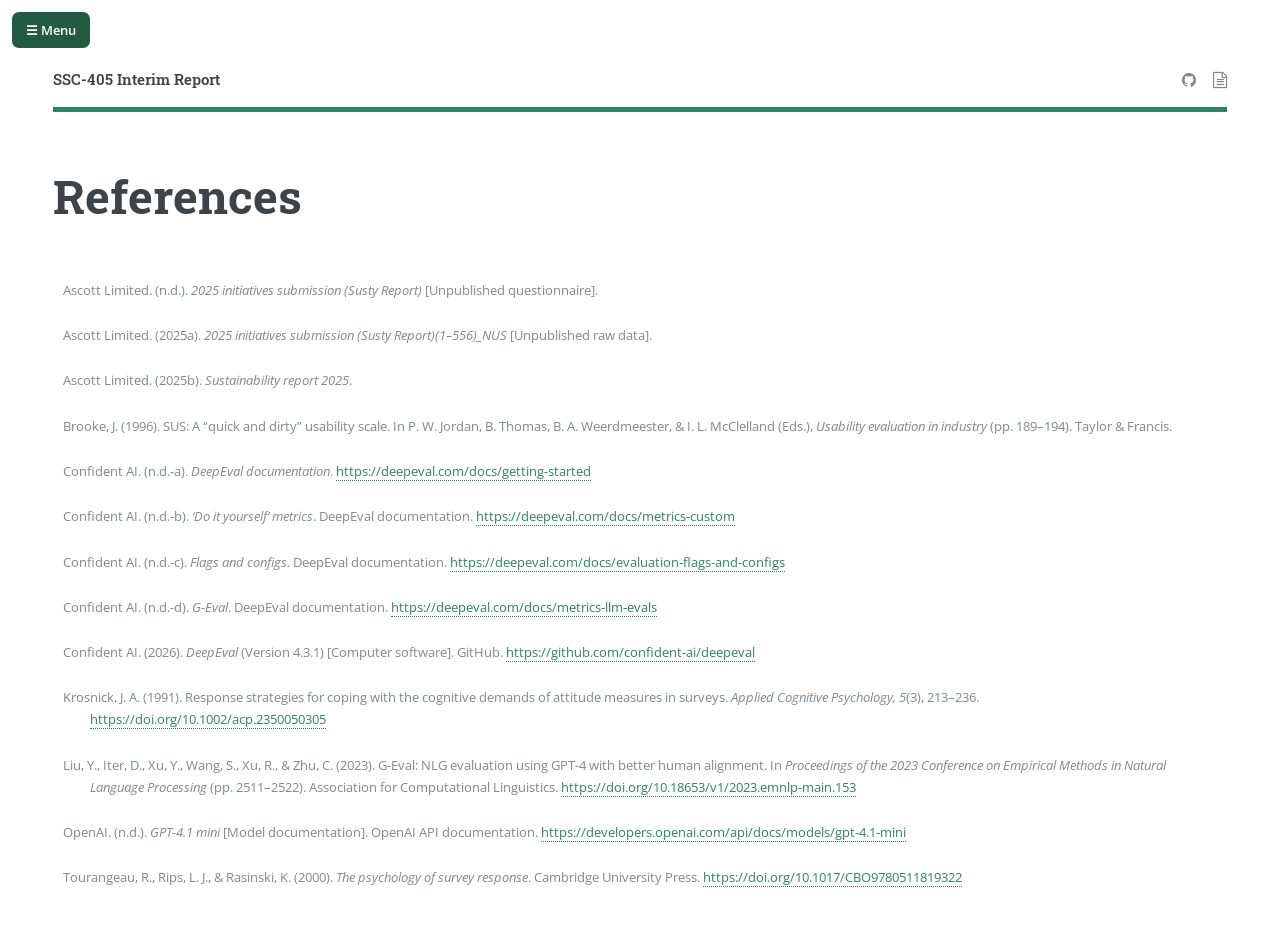
<file: references.html>
<!DOCTYPE HTML>
<!--
	Editorial by HTML5 UP
	html5up.net | @ajlkn
	Free for personal and commercial use under the CCA 3.0 license (html5up.net/license)

	HOW TO EDIT THIS PAGE
	- References follow APA 7th edition: alphabetical by author, hanging indent, no numbers.
	- For the same author, undated (n.d.) works come first, then oldest to newest.
	- Each reference has an id="ref-..." so citations elsewhere can link to it.
	  If you add one, give it a new id and link your in-text citation to references.html#that-id.
	- See EDITING-GUIDE.md for more.
-->
<html lang="en">
	<head>
		<title>References | Elicit Green CDE4301</title>
		<meta charset="utf-8" />
		<meta name="viewport" content="width=device-width, initial-scale=1" />
		<meta name="description" content="Supporting documentation for the Elicit Green CDE4301 interim project." />
		<link rel="stylesheet" href="assets/css/main.css" />
		<link rel="stylesheet" href="assets/css/custom.css" />
	</head>
	<body class="is-preload">

		<div id="wrapper">

			<!-- ==================== MAIN CONTENT ==================== -->
			<div id="main">
				<div class="inner">

					<!-- Header bar: project name on the left, links on the right -->
					<header id="header">
						<a href="index.html#top" class="logo"><strong>SSC-405 Interim Report</strong></a>
						<ul class="icons">
							<!-- Replace # with your links, or delete the line -->
							<li><a href="https://github.com/Ekko-Technology/sustainability-report-rag" class="icon fa-github" target="_blank" rel="noopener"><span class="label">GitHub repository</span></a></li>
							<li><a href="index.html#top" class="icon fa-file-text-o"><span class="label">Read project report</span></a></li>
						</ul>
					</header>

					<!-- ==================== REFERENCES ==================== -->
					<section id="references">
						<header class="main" id="top">
							<h1>References</h1>
						</header>

						<ul class="reference-list">
							<li id="ref-ascott-form">Ascott Limited. (n.d.). <em>2025 initiatives submission (Susty Report)</em> [Unpublished questionnaire].</li>
							<li id="ref-ascott-excel">Ascott Limited. (2025a). <em>2025 initiatives submission (Susty Report)(1–556)_NUS</em> [Unpublished raw data].</li>
							<li id="ref-ascott-report">Ascott Limited. (2025b). <em>Sustainability report 2025</em>.</li>
							<li id="ref-brooke">Brooke, J. (1996). SUS: A “quick and dirty” usability scale. In P. W. Jordan, B. Thomas, B. A. Weerdmeester, &amp; I. L. McClelland (Eds.), <em>Usability evaluation in industry</em> (pp. 189–194). Taylor &amp; Francis.</li>
							<li id="ref-deepeval">Confident AI. (n.d.-a). <em>DeepEval documentation</em>. <a href="https://deepeval.com/docs/getting-started">https://deepeval.com/docs/getting-started</a></li>
							<li id="ref-deepeval-custom">Confident AI. (n.d.-b). <em>&lsquo;Do it yourself&rsquo; metrics</em>. DeepEval documentation. <a href="https://deepeval.com/docs/metrics-custom">https://deepeval.com/docs/metrics-custom</a></li>
							<li id="ref-deepeval-flags">Confident AI. (n.d.-c). <em>Flags and configs</em>. DeepEval documentation. <a href="https://deepeval.com/docs/evaluation-flags-and-configs">https://deepeval.com/docs/evaluation-flags-and-configs</a></li>
							<li id="ref-deepeval-geval">Confident AI. (n.d.-d). <em>G-Eval</em>. DeepEval documentation. <a href="https://deepeval.com/docs/metrics-llm-evals">https://deepeval.com/docs/metrics-llm-evals</a></li>
							<li id="ref-deepeval-software">Confident AI. (2026). <em>DeepEval</em> (Version 4.3.1) [Computer software]. GitHub. <a href="https://github.com/confident-ai/deepeval">https://github.com/confident-ai/deepeval</a></li>
							<li id="ref-krosnick">Krosnick, J. A. (1991). Response strategies for coping with the cognitive demands of attitude measures in surveys. <em>Applied Cognitive Psychology, 5</em>(3), 213–236. <a href="https://doi.org/10.1002/acp.2350050305">https://doi.org/10.1002/acp.2350050305</a></li>
<li id="ref-liu-geval">Liu, Y., Iter, D., Xu, Y., Wang, S., Xu, R., &amp; Zhu, C. (2023). G-Eval: NLG evaluation using GPT-4 with better human alignment. In <em>Proceedings of the 2023 Conference on Empirical Methods in Natural Language Processing</em> (pp. 2511–2522). Association for Computational Linguistics. <a href="https://doi.org/10.18653/v1/2023.emnlp-main.153">https://doi.org/10.18653/v1/2023.emnlp-main.153</a></li>
							<li id="ref-openai-gpt41mini">OpenAI. (n.d.). <em>GPT-4.1 mini</em> [Model documentation]. OpenAI API documentation. <a href="https://developers.openai.com/api/docs/models/gpt-4.1-mini">https://developers.openai.com/api/docs/models/gpt-4.1-mini</a></li>
						<li id="ref-tourangeau">Tourangeau, R., Rips, L. J., &amp; Rasinski, K. (2000). <em>The psychology of survey response</em>. Cambridge University Press. <a href="https://doi.org/10.1017/CBO9780511819322">https://doi.org/10.1017/CBO9780511819322</a></li>
</ul>
					</section>

				</div>
			</div>

			<!-- ==================== SIDEBAR ==================== -->
			<!-- This sidebar is the same on every page. If you change it, change it in all three files. -->
			<div id="sidebar">
				<div class="inner">

					<nav id="menu">
						<header class="major">
							<h2>Contents</h2>
						</header>
						<ul>
							<li><a href="index.html#top">Home</a></li>
							<li>
								<span class="opener">1. Introduction</span>
								<ul>
									<li><a href="index.html#context">Context</a></li>
									<li><a href="index.html#objective">Objective</a></li>
									<li><a href="index.html#scope">Scope</a></li>
								</ul>
							</li>
							<li>
								<span class="opener">2. Problem</span>
								<ul>
									<li><a href="index.html#problem">Problem statement</a></li>
									<li><a href="index.html#fishbone">Fishbone diagram</a></li>
									<li><a href="index.html#five-whys">Five whys</a></li>
									<li><a href="index.html#constraints">Constraints</a></li>
									<li><a href="index.html#specifications">Design specifications</a></li>
								</ul>
							</li>
							<li>
								<span class="opener">3. Concept selection</span>
								<ul>
									<li><a href="index.html#literature">Literature review</a></li>
									<li><a href="index.html#funneling">Solution funnelling</a></li>
									<li><a href="index.html#workflow-coverage">Workflow coverage</a></li><li><a href="index.html#matrix">Weighted decision matrix</a></li>
								</ul>
							</li>
							<li>
								<span class="opener">4. Solution</span>
								<ul>
									<li><a href="index.html#overview">Overview</a></li>
									<li><a href="index.html#architecture">System architecture</a></li>
									<li><a href="index.html#implementation">Implementation</a></li>
									<li><a href="index.html#iterations">Prototype iterations</a></li>
								</ul>
							</li>
							<li>
								<span class="opener">5. Testing</span>
								<ul>
									<li><a href="index.html#testing-overview">Overview</a></li>
									<li><a href="index.html#sus">Usability</a></li>
									<li><a href="index.html#deepeval">Controlled testing</a></li>
								</ul>
							</li>
							<li>
								<span class="opener">6. Areas for improvement and future development</span>
								<ul>
									<li><a href="index.html#limitations">Current limitations</a></li>
									<li><a href="index.html#immediate-improvements">Immediate improvements</a></li>
									<li><a href="index.html#future-expansion">Future expansion</a></li>
									<li><a href="index.html#conclusion">Conclusion</a></li>
								</ul>
							</li>
							<li>
								<span class="opener">Appendices</span>
								<ul>
									<li><a href="appendices.html#top">All appendices</a></li>
									<li><a href="appendices.html#appendix-schema">A. Schema and source mapping</a></li>
									<li><a href="appendices.html#appendix-prompt">B. System prompt</a></li>
									<li><a href="appendices.html#appendix-cases">C. Test case inventory</a></li>
									<li><a href="appendices.html#appendix-evaluation">D. Evaluation configuration</a></li>
									<li><a href="appendices.html#appendix-usability">E. Usability testing evidence</a></li>
									<li><a href="appendices.html#appendix-code">F. Source code guide</a></li><li><a href="appendices.html#appendix-matrix">G. Concept-selection scoring</a></li>
								</ul>
							</li>
							<li><a href="references.html#top">References</a></li>
						</ul>
					</nav>

					<!-- Team -->
					<section>
						<header class="major">
							<h2>Team</h2>
						</header>
						<ul class="alt">
<li><strong>Ng Qian Xiong Adrian</strong> — Prototype development (primarily iterations 1 and 3); DeepEval controlled testing.</li>
<li><strong>Shruti Moovendran</strong> — Prototype development (primarily iteration 2); stakeholder coordination, SUS testing and analysis.</li>
<li><strong>Joint contributions</strong> — Problem analysis, concept selection, design decisions, prototype refinement and report preparation.</li>
<li><strong>Supervisors</strong> — Keith Tan and Royston Shieh.</li>
</ul>
					</section>

					<footer id="footer">
						<p class="copyright">&copy; 2026, SSC-405 Elicit Green. Design: <a href="https://html5up.net">HTML5 UP</a>.</p>
					</footer>

				</div>
			</div>

		</div>

		<!-- Template scripts: sidebar toggle and menu. No need to edit these. -->
		<script src="assets/js/site-navigation.js"></script>
		
		
		
		

	</body>
</html>
</file>
<file: assets/css/custom.css>
/*
	Your own styles. Edit this file, not main.css.
	main.css is the Editorial template. This file loads after it,
	so anything here wins.
*/

/* ------------------------------------------------------------
   1. COLOURS
   Change these and the whole site updates.
   Tip: pick colours at https://htmlcolorcodes.com
   The template's original red was #f56a6a.
   ------------------------------------------------------------ */
:root {
	--accent:        #2f855a;  /* links, buttons, heading underlines */
	--accent-hover:  #38a169;  /* button colour when you hover */
	--accent-active: #276749;  /* button colour when you click */
	--accent-soft:   rgba(47, 133, 90, 0.15);  /* light tint for focus and hover */
	--accent-faint:  rgba(47, 133, 90, 0.05);  /* very light tint */

	--todo-bg:       #fff6d6;  /* highlight on text you still need to write */
	--todo-border:   #e0b400;
	--measured:      #2f855a;  /* "Measured" label */
	--planned:       #7f888f;  /* "Planned" label */
}

/* ------------------------------------------------------------
   2. PLACEHOLDERS
   Anything with class="todo" shows up highlighted.
   When you replace the text, delete class="todo" as well.
   ------------------------------------------------------------ */
.todo {
	background: var(--todo-bg);
	border-left: 3px solid var(--todo-border);
	padding: 0.15em 0.5em;
}

span.todo,
td.todo {
	border-left: 0;
	border-bottom: 2px dashed var(--todo-border);
}

/* ------------------------------------------------------------
   3. FIGURES (images, diagrams, screenshots)
   ------------------------------------------------------------ */
figure {
	margin: 0 0 2em 0;
}

figure .image.fit {
	margin-bottom: 0.75em;
}

figure .image img {
	border: solid 1px rgba(210, 215, 217, 0.75);
}

figcaption {
	font-size: 0.9em;
	color: #7f888f;
}

/* ------------------------------------------------------------
   4. "MEASURED" AND "PLANNED" LABELS
   Helps readers tell tested results apart from future work.
   ------------------------------------------------------------ */
.status {
	display: inline-block;
	font-size: 0.7em;
	font-weight: 600;
	letter-spacing: 0.05em;
	text-transform: uppercase;
	color: #ffffff;
	border-radius: 0.375em;
	padding: 0.1em 0.6em;
	margin-left: 0.5em;
	vertical-align: middle;
}

.status.measured { background: var(--measured); }
.status.planned  { background: var(--planned); }

/* ------------------------------------------------------------
   5. SMALL LAYOUT FIXES
   ------------------------------------------------------------ */
html {
	scroll-behavior: smooth;
}

/* Stops section headings from hiding under the top of the screen
   when you jump to them from the menu. */
#main section[id],
#main h3[id],
#main h4[id],
#main li[id] {
	scroll-margin-top: 2em;
}

/* Numbered workflow steps */
ol.steps > li {
	margin-bottom: 1.5em;
}

/* Lets wide tables scroll sideways on phones */
.table-wrapper {
	overflow-x: auto;
}

/* ------------------------------------------------------------
   6. PAGE TABS (Report / Appendices / References)
   The current page's link has aria-current="page".
   ------------------------------------------------------------ */
.report-tabs {
	margin: 0 0 3em 0;
	box-shadow: inset 0 -1px 0 rgba(210, 215, 217, 0.75);
	overflow-x: auto;
	overflow-y: hidden;
	-webkit-overflow-scrolling: touch;
}

.report-tabs ul {
	display: flex;
	gap: 2em;
	list-style: none;
	margin: 0;
	padding: 0;
	white-space: nowrap;
}

.report-tabs li {
	padding: 0;
}

.report-tabs a {
	display: block;
	padding: 1.25em 0 0.85em 0;
	border-bottom: solid 3px transparent;
	color: #7f888f;
	font-family: "Roboto Slab", serif;
	font-size: 0.8em;
	font-weight: 700;
	letter-spacing: 0.075em;
	text-transform: uppercase;
	text-decoration: none;
}

.report-tabs a:hover {
	color: var(--accent);
}

.report-tabs a[aria-current="page"] {
	color: var(--accent);
	border-bottom-color: var(--accent);
}

@media screen and (max-width: 736px) {
	.report-tabs ul { gap: 1.5em; }
	.report-tabs { margin-bottom: 2em; }
}

/* ------------------------------------------------------------
   7. APPENDICES PAGE
   ------------------------------------------------------------ */

/* Contents cards at the top of the page */
.appendix-index {
	display: grid;
	grid-template-columns: repeat(2, minmax(0, 1fr));
	gap: 1em;
	list-style: none;
	margin: 0 0 3em 0;
	padding: 0;
}

.appendix-index li {
	padding: 0;
}

.appendix-index a {
	display: flex;
	align-items: center;
	gap: 1em;
	height: 100%;
	padding: 1em 1.25em;
	border: solid 1px rgba(210, 215, 217, 0.75);
	border-radius: 0.375em;
	border-bottom-width: 1px;
	color: #3d4449;
	text-decoration: none;
	transition: border-color 0.2s ease, background-color 0.2s ease;
}

.appendix-index a:hover {
	border-color: var(--accent);
	background: var(--accent-faint);
	color: #3d4449;
}

.appendix-index .letter {
	flex-shrink: 0;
	display: inline-flex;
	align-items: center;
	justify-content: center;
	width: 2.25em;
	height: 2.25em;
	border-radius: 0.375em;
	background: var(--accent);
	color: #ffffff;
	font-family: "Roboto Slab", serif;
	font-weight: 700;
}

.appendix-index .title {
	font-family: "Roboto Slab", serif;
	font-size: 0.9em;
	line-height: 1.4;
}

@media screen and (max-width: 736px) {
	.appendix-index { grid-template-columns: 1fr; }
}

/* Space between appendices */
.appendix {
	margin-bottom: 3em;
}

/* Dense appendix tables: slightly smaller text, field names on one line */
.appendix table {
	font-size: 0.9em;
}

td code {
	white-space: nowrap;
}

/* Long code such as file hashes wraps instead of running off the screen */
p code {
	overflow-wrap: anywhere;
}

/* "Back to top" link at the end of each appendix */
.back-to-top {
	font-size: 0.8em;
	text-transform: uppercase;
	letter-spacing: 0.075em;
	font-family: "Roboto Slab", serif;
	font-weight: 700;
	text-decoration: none;
	border-bottom: 0;
}

.back-to-top:before {
	content: "\2191\00a0";
}

/* Expandable block (e.g. the full system prompt) */
details {
	margin: 0 0 2em 0;
	border: solid 1px rgba(210, 215, 217, 0.75);
	border-radius: 0.375em;
}

details > summary {
	display: flex;
	align-items: center;
	justify-content: space-between;
	cursor: pointer;
	padding: 0.85em 1.25em;
	list-style: none;
	color: var(--accent);
	font-family: "Roboto Slab", serif;
	font-size: 0.8em;
	font-weight: 700;
	letter-spacing: 0.075em;
	text-transform: uppercase;
}

details > summary::-webkit-details-marker {
	display: none;
}

details > summary:after {
	content: "\25BE";
	font-size: 1.25em;
	transition: transform 0.2s ease;
}

details[open] > summary {
	border-bottom: solid 1px rgba(210, 215, 217, 0.75);
}

details[open] > summary:after {
	transform: rotate(180deg);
}

details pre {
	margin: 0;
}

details pre code {
	margin: 0;
	border: 0;
	border-radius: 0 0 0.375em 0.375em;
	max-height: 32em;
	overflow-y: auto;
	white-space: pre-wrap;
	word-break: break-word;
}

/* Expandable block holding text and lists (e.g. the judge evaluation steps) */
details .details-body {
	padding: 1.5em 1.5em 0.5em 1.5em;
}

details .details-body h4 {
	margin: 2em 0 0.75em 0;
	padding-top: 1.5em;
	border-top: solid 1px rgba(210, 215, 217, 0.75);
}

details .details-body h4 .threshold {
	margin-left: 0.5em;
	color: #7f888f;
	font-family: "Open Sans", sans-serif;
	font-size: 0.85em;
	font-weight: 400;
	letter-spacing: 0;
	text-transform: none;
}

details .details-body ol,
details .details-body ul {
	margin-bottom: 1.5em;
}

details .details-body li {
	padding-left: 0.25em;
	margin-bottom: 0.4em;
}

/* ------------------------------------------------------------
   8. REFERENCES PAGE (APA style: hanging indent, no numbers)
   ------------------------------------------------------------ */
.reference-list {
	list-style: none;
	margin: 0 0 2em 0;
	padding: 0;
}

.reference-list li {
	padding: 0.5em 0.75em 0.5em 2.75em;
	text-indent: -2em;
	margin-bottom: 0.75em;
	border-radius: 0.375em;
	overflow-wrap: anywhere;
	transition: background-color 0.5s ease;
}

/* Highlights a reference when you arrive from a citation link */
.reference-list li:target {
	background: var(--accent-soft);
}

/* Standalone report navigation: works without the original HTML5 UP JavaScript bundle. */
.report-menu-toggle {position:fixed;top:12px;left:12px;z-index:10002;background:#225b42;color:#fff!important;border:0;box-shadow:none;font:600 13px 'Open Sans',sans-serif;letter-spacing:0;text-transform:none;border-radius:7px;padding:9px 14px;height:auto;line-height:1.4;cursor:pointer}
.report-menu-toggle:hover {background:#327a59}
#menu .opener {cursor:pointer}
#menu .opener:focus-visible,.report-menu-toggle:focus-visible {outline:3px solid #6cae8e;outline-offset:3px}
</file>
<file: assets/css/main.css>
@import url(font-awesome.min.css);
@import url("https://fonts.googleapis.com/css?family=Open+Sans:400,600,400italic,600italic|Roboto+Slab:400,700");

/*
	Editorial by HTML5 UP
	html5up.net | @ajlkn
	Free for personal and commercial use under the CCA 3.0 license (html5up.net/license)
*/

html, body, div, span, applet, object,
iframe, h1, h2, h3, h4, h5, h6, p, blockquote,
pre, a, abbr, acronym, address, big, cite,
code, del, dfn, em, img, ins, kbd, q, s, samp,
small, strike, strong, sub, sup, tt, var, b,
u, i, center, dl, dt, dd, ol, ul, li, fieldset,
form, label, legend, table, caption, tbody,
tfoot, thead, tr, th, td, article, aside,
canvas, details, embed, figure, figcaption,
footer, header, hgroup, menu, nav, output, ruby,
section, summary, time, mark, audio, video {
	margin: 0;
	padding: 0;
	border: 0;
	font-size: 100%;
	font: inherit;
	vertical-align: baseline;}

article, aside, details, figcaption, figure,
footer, header, hgroup, menu, nav, section {
	display: block;}

body {
	line-height: 1;
}

ol, ul {
	list-style: none;
}

blockquote, q {
	quotes: none;
}

	blockquote:before, blockquote:after, q:before, q:after {
		content: '';
		content: none;
	}

table {
	border-collapse: collapse;
	border-spacing: 0;
}

body {
	-webkit-text-size-adjust: none;
}

mark {
	background-color: transparent;
	color: inherit;
}

input::-moz-focus-inner {
	border: 0;
	padding: 0;
}

input, select, textarea {
	-moz-appearance: none;
	-webkit-appearance: none;
	-ms-appearance: none;
	appearance: none;
}

/* Basic */

	@-ms-viewport {
		width: device-width;
	}

	body {
		-ms-overflow-style: scrollbar;
	}

	@media screen and (max-width: 480px) {

		html, body {
			min-width: 320px;
		}

	}

	html {
		box-sizing: border-box;
	}

	*, *:before, *:after {
		box-sizing: inherit;
	}

	body {
		background: #ffffff;
	}

		body.is-preload *, body.is-preload *:before, body.is-preload *:after, body.is-resizing *, body.is-resizing *:before, body.is-resizing *:after {
			-moz-animation: none !important;
			-webkit-animation: none !important;
			-ms-animation: none !important;
			animation: none !important;
			-moz-transition: none !important;
			-webkit-transition: none !important;
			-ms-transition: none !important;
			transition: none !important;
		}

/* Type */

	body, input, select, textarea {
		color: #7f888f;
		font-family: "Open Sans", sans-serif;
		font-size: 13pt;
		font-weight: 400;
		line-height: 1.65;
	}

		@media screen and (max-width: 1680px) {

			body, input, select, textarea {
				font-size: 11pt;
			}

		}

		@media screen and (max-width: 1280px) {

			body, input, select, textarea {
				font-size: 10pt;
			}

		}

		@media screen and (max-width: 360px) {

			body, input, select, textarea {
				font-size: 9pt;
			}

		}

	a {
		-moz-transition: color 0.2s ease-in-out, border-bottom-color 0.2s ease-in-out;
		-webkit-transition: color 0.2s ease-in-out, border-bottom-color 0.2s ease-in-out;
		-ms-transition: color 0.2s ease-in-out, border-bottom-color 0.2s ease-in-out;
		transition: color 0.2s ease-in-out, border-bottom-color 0.2s ease-in-out;
		border-bottom: dotted 1px;
		color: var(--accent);
		text-decoration: none;
	}

		a:hover {
			border-bottom-color: var(--accent);
			color: var(--accent) !important;
		}

			a:hover strong {
				color: inherit;
			}

	strong, b {
		color: #3d4449;
		font-weight: 600;
	}

	em, i {
		font-style: italic;
	}

	p {
		margin: 0 0 2em 0;
	}

	h1, h2, h3, h4, h5, h6 {
		color: #3d4449;
		font-family: "Roboto Slab", serif;
		font-weight: 700;
		line-height: 1.5;
		margin: 0 0 1em 0;
	}

		h1 a, h2 a, h3 a, h4 a, h5 a, h6 a {
			color: inherit;
			text-decoration: none;
			border-bottom: 0;
		}

	h1 {
		font-size: 4em;
		margin: 0 0 0.5em 0;
		line-height: 1.3;
	}

	h2 {
		font-size: 1.75em;
	}

	h3 {
		font-size: 1.25em;
	}

	h4 {
		font-size: 1.1em;
	}

	h5 {
		font-size: 0.9em;
	}

	h6 {
		font-size: 0.7em;
	}

	@media screen and (max-width: 1680px) {

		h1 {
			font-size: 3.5em;
		}

	}

	@media screen and (max-width: 980px) {

		h1 {
			font-size: 3.25em;
		}

	}

	@media screen and (max-width: 736px) {

		h1 {
			font-size: 2em;
			line-height: 1.4;
		}

		h2 {
			font-size: 1.5em;
		}

	}

	sub {
		font-size: 0.8em;
		position: relative;
		top: 0.5em;
	}

	sup {
		font-size: 0.8em;
		position: relative;
		top: -0.5em;
	}

	blockquote {
		border-left: solid 3px rgba(210, 215, 217, 0.75);
		font-style: italic;
		margin: 0 0 2em 0;
		padding: 0.5em 0 0.5em 2em;
	}

	code {
		background: rgba(230, 235, 237, 0.25);
		border-radius: 0.375em;
		border: solid 1px rgba(210, 215, 217, 0.75);
		font-family: "Courier New", monospace;
		font-size: 0.9em;
		margin: 0 0.25em;
		padding: 0.25em 0.65em;
	}

	pre {
		-webkit-overflow-scrolling: touch;
		font-family: "Courier New", monospace;
		font-size: 0.9em;
		margin: 0 0 2em 0;
	}

		pre code {
			display: block;
			line-height: 1.75;
			padding: 1em 1.5em;
			overflow-x: auto;
		}

	hr {
		border: 0;
		border-bottom: solid 1px rgba(210, 215, 217, 0.75);
		margin: 2em 0;
	}

		hr.major {
			margin: 3em 0;
		}

	.align-left {
		text-align: left;
	}

	.align-center {
		text-align: center;
	}

	.align-right {
		text-align: right;
	}

/* Row */

	.row {
		display: flex;
		flex-wrap: wrap;
		box-sizing: border-box;
		align-items: stretch;
	}

		.row > * {
			box-sizing: border-box;
		}

		.row.gtr-uniform > * > :last-child {
			margin-bottom: 0;
		}

		.row.aln-left {
			justify-content: flex-start;
		}

		.row.aln-center {
			justify-content: center;
		}

		.row.aln-right {
			justify-content: flex-end;
		}

		.row.aln-top {
			align-items: flex-start;
		}

		.row.aln-middle {
			align-items: center;
		}

		.row.aln-bottom {
			align-items: flex-end;
		}

		.row > .imp {
			order: -1;
		}

		.row > .col-1 {
			width: 8.3333333333%;
		}

		.row > .off-1 {
			margin-left: 8.3333333333%;
		}

		.row > .col-2 {
			width: 16.6666666667%;
		}

		.row > .off-2 {
			margin-left: 16.6666666667%;
		}

		.row > .col-3 {
			width: 25%;
		}

		.row > .off-3 {
			margin-left: 25%;
		}

		.row > .col-4 {
			width: 33.3333333333%;
		}

		.row > .off-4 {
			margin-left: 33.3333333333%;
		}

		.row > .col-5 {
			width: 41.6666666667%;
		}

		.row > .off-5 {
			margin-left: 41.6666666667%;
		}

		.row > .col-6 {
			width: 50%;
		}

		.row > .off-6 {
			margin-left: 50%;
		}

		.row > .col-7 {
			width: 58.3333333333%;
		}

		.row > .off-7 {
			margin-left: 58.3333333333%;
		}

		.row > .col-8 {
			width: 66.6666666667%;
		}

		.row > .off-8 {
			margin-left: 66.6666666667%;
		}

		.row > .col-9 {
			width: 75%;
		}

		.row > .off-9 {
			margin-left: 75%;
		}

		.row > .col-10 {
			width: 83.3333333333%;
		}

		.row > .off-10 {
			margin-left: 83.3333333333%;
		}

		.row > .col-11 {
			width: 91.6666666667%;
		}

		.row > .off-11 {
			margin-left: 91.6666666667%;
		}

		.row > .col-12 {
			width: 100%;
		}

		.row > .off-12 {
			margin-left: 100%;
		}

		.row.gtr-0 {
			margin-top: 0;
			margin-left: 0em;
		}

			.row.gtr-0 > * {
				padding: 0 0 0 0em;
			}

			.row.gtr-0.gtr-uniform {
				margin-top: 0em;
			}

				.row.gtr-0.gtr-uniform > * {
					padding-top: 0em;
				}

		.row.gtr-25 {
			margin-top: 0;
			margin-left: -0.375em;
		}

			.row.gtr-25 > * {
				padding: 0 0 0 0.375em;
			}

			.row.gtr-25.gtr-uniform {
				margin-top: -0.375em;
			}

				.row.gtr-25.gtr-uniform > * {
					padding-top: 0.375em;
				}

		.row.gtr-50 {
			margin-top: 0;
			margin-left: -0.75em;
		}

			.row.gtr-50 > * {
				padding: 0 0 0 0.75em;
			}

			.row.gtr-50.gtr-uniform {
				margin-top: -0.75em;
			}

				.row.gtr-50.gtr-uniform > * {
					padding-top: 0.75em;
				}

		.row {
			margin-top: 0;
			margin-left: -1.5em;
		}

			.row > * {
				padding: 0 0 0 1.5em;
			}

			.row.gtr-uniform {
				margin-top: -1.5em;
			}

				.row.gtr-uniform > * {
					padding-top: 1.5em;
				}

		.row.gtr-150 {
			margin-top: 0;
			margin-left: -2.25em;
		}

			.row.gtr-150 > * {
				padding: 0 0 0 2.25em;
			}

			.row.gtr-150.gtr-uniform {
				margin-top: -2.25em;
			}

				.row.gtr-150.gtr-uniform > * {
					padding-top: 2.25em;
				}

		.row.gtr-200 {
			margin-top: 0;
			margin-left: -3em;
		}

			.row.gtr-200 > * {
				padding: 0 0 0 3em;
			}

			.row.gtr-200.gtr-uniform {
				margin-top: -3em;
			}

				.row.gtr-200.gtr-uniform > * {
					padding-top: 3em;
				}

		@media screen and (max-width: 1680px) {

			.row {
				display: flex;
				flex-wrap: wrap;
				box-sizing: border-box;
				align-items: stretch;
			}

				.row > * {
					box-sizing: border-box;
				}

				.row.gtr-uniform > * > :last-child {
					margin-bottom: 0;
				}

				.row.aln-left {
					justify-content: flex-start;
				}

				.row.aln-center {
					justify-content: center;
				}

				.row.aln-right {
					justify-content: flex-end;
				}

				.row.aln-top {
					align-items: flex-start;
				}

				.row.aln-middle {
					align-items: center;
				}

				.row.aln-bottom {
					align-items: flex-end;
				}

				.row > .imp-xlarge {
					order: -1;
				}

				.row > .col-1-xlarge {
					width: 8.3333333333%;
				}

				.row > .off-1-xlarge {
					margin-left: 8.3333333333%;
				}

				.row > .col-2-xlarge {
					width: 16.6666666667%;
				}

				.row > .off-2-xlarge {
					margin-left: 16.6666666667%;
				}

				.row > .col-3-xlarge {
					width: 25%;
				}

				.row > .off-3-xlarge {
					margin-left: 25%;
				}

				.row > .col-4-xlarge {
					width: 33.3333333333%;
				}

				.row > .off-4-xlarge {
					margin-left: 33.3333333333%;
				}

				.row > .col-5-xlarge {
					width: 41.6666666667%;
				}

				.row > .off-5-xlarge {
					margin-left: 41.6666666667%;
				}

				.row > .col-6-xlarge {
					width: 50%;
				}

				.row > .off-6-xlarge {
					margin-left: 50%;
				}

				.row > .col-7-xlarge {
					width: 58.3333333333%;
				}

				.row > .off-7-xlarge {
					margin-left: 58.3333333333%;
				}

				.row > .col-8-xlarge {
					width: 66.6666666667%;
				}

				.row > .off-8-xlarge {
					margin-left: 66.6666666667%;
				}

				.row > .col-9-xlarge {
					width: 75%;
				}

				.row > .off-9-xlarge {
					margin-left: 75%;
				}

				.row > .col-10-xlarge {
					width: 83.3333333333%;
				}

				.row > .off-10-xlarge {
					margin-left: 83.3333333333%;
				}

				.row > .col-11-xlarge {
					width: 91.6666666667%;
				}

				.row > .off-11-xlarge {
					margin-left: 91.6666666667%;
				}

				.row > .col-12-xlarge {
					width: 100%;
				}

				.row > .off-12-xlarge {
					margin-left: 100%;
				}

				.row.gtr-0 {
					margin-top: 0;
					margin-left: 0em;
				}

					.row.gtr-0 > * {
						padding: 0 0 0 0em;
					}

					.row.gtr-0.gtr-uniform {
						margin-top: 0em;
					}

						.row.gtr-0.gtr-uniform > * {
							padding-top: 0em;
						}

				.row.gtr-25 {
					margin-top: 0;
					margin-left: -0.375em;
				}

					.row.gtr-25 > * {
						padding: 0 0 0 0.375em;
					}

					.row.gtr-25.gtr-uniform {
						margin-top: -0.375em;
					}

						.row.gtr-25.gtr-uniform > * {
							padding-top: 0.375em;
						}

				.row.gtr-50 {
					margin-top: 0;
					margin-left: -0.75em;
				}

					.row.gtr-50 > * {
						padding: 0 0 0 0.75em;
					}

					.row.gtr-50.gtr-uniform {
						margin-top: -0.75em;
					}

						.row.gtr-50.gtr-uniform > * {
							padding-top: 0.75em;
						}

				.row {
					margin-top: 0;
					margin-left: -1.5em;
				}

					.row > * {
						padding: 0 0 0 1.5em;
					}

					.row.gtr-uniform {
						margin-top: -1.5em;
					}

						.row.gtr-uniform > * {
							padding-top: 1.5em;
						}

				.row.gtr-150 {
					margin-top: 0;
					margin-left: -2.25em;
				}

					.row.gtr-150 > * {
						padding: 0 0 0 2.25em;
					}

					.row.gtr-150.gtr-uniform {
						margin-top: -2.25em;
					}

						.row.gtr-150.gtr-uniform > * {
							padding-top: 2.25em;
						}

				.row.gtr-200 {
					margin-top: 0;
					margin-left: -3em;
				}

					.row.gtr-200 > * {
						padding: 0 0 0 3em;
					}

					.row.gtr-200.gtr-uniform {
						margin-top: -3em;
					}

						.row.gtr-200.gtr-uniform > * {
							padding-top: 3em;
						}

		}

		@media screen and (max-width: 1280px) {

			.row {
				display: flex;
				flex-wrap: wrap;
				box-sizing: border-box;
				align-items: stretch;
			}

				.row > * {
					box-sizing: border-box;
				}

				.row.gtr-uniform > * > :last-child {
					margin-bottom: 0;
				}

				.row.aln-left {
					justify-content: flex-start;
				}

				.row.aln-center {
					justify-content: center;
				}

				.row.aln-right {
					justify-content: flex-end;
				}

				.row.aln-top {
					align-items: flex-start;
				}

				.row.aln-middle {
					align-items: center;
				}

				.row.aln-bottom {
					align-items: flex-end;
				}

				.row > .imp-large {
					order: -1;
				}

				.row > .col-1-large {
					width: 8.3333333333%;
				}

				.row > .off-1-large {
					margin-left: 8.3333333333%;
				}

				.row > .col-2-large {
					width: 16.6666666667%;
				}

				.row > .off-2-large {
					margin-left: 16.6666666667%;
				}

				.row > .col-3-large {
					width: 25%;
				}

				.row > .off-3-large {
					margin-left: 25%;
				}

				.row > .col-4-large {
					width: 33.3333333333%;
				}

				.row > .off-4-large {
					margin-left: 33.3333333333%;
				}

				.row > .col-5-large {
					width: 41.6666666667%;
				}

				.row > .off-5-large {
					margin-left: 41.6666666667%;
				}

				.row > .col-6-large {
					width: 50%;
				}

				.row > .off-6-large {
					margin-left: 50%;
				}

				.row > .col-7-large {
					width: 58.3333333333%;
				}

				.row > .off-7-large {
					margin-left: 58.3333333333%;
				}

				.row > .col-8-large {
					width: 66.6666666667%;
				}

				.row > .off-8-large {
					margin-left: 66.6666666667%;
				}

				.row > .col-9-large {
					width: 75%;
				}

				.row > .off-9-large {
					margin-left: 75%;
				}

				.row > .col-10-large {
					width: 83.3333333333%;
				}

				.row > .off-10-large {
					margin-left: 83.3333333333%;
				}

				.row > .col-11-large {
					width: 91.6666666667%;
				}

				.row > .off-11-large {
					margin-left: 91.6666666667%;
				}

				.row > .col-12-large {
					width: 100%;
				}

				.row > .off-12-large {
					margin-left: 100%;
				}

				.row.gtr-0 {
					margin-top: 0;
					margin-left: 0em;
				}

					.row.gtr-0 > * {
						padding: 0 0 0 0em;
					}

					.row.gtr-0.gtr-uniform {
						margin-top: 0em;
					}

						.row.gtr-0.gtr-uniform > * {
							padding-top: 0em;
						}

				.row.gtr-25 {
					margin-top: 0;
					margin-left: -0.375em;
				}

					.row.gtr-25 > * {
						padding: 0 0 0 0.375em;
					}

					.row.gtr-25.gtr-uniform {
						margin-top: -0.375em;
					}

						.row.gtr-25.gtr-uniform > * {
							padding-top: 0.375em;
						}

				.row.gtr-50 {
					margin-top: 0;
					margin-left: -0.75em;
				}

					.row.gtr-50 > * {
						padding: 0 0 0 0.75em;
					}

					.row.gtr-50.gtr-uniform {
						margin-top: -0.75em;
					}

						.row.gtr-50.gtr-uniform > * {
							padding-top: 0.75em;
						}

				.row {
					margin-top: 0;
					margin-left: -1.5em;
				}

					.row > * {
						padding: 0 0 0 1.5em;
					}

					.row.gtr-uniform {
						margin-top: -1.5em;
					}

						.row.gtr-uniform > * {
							padding-top: 1.5em;
						}

				.row.gtr-150 {
					margin-top: 0;
					margin-left: -2.25em;
				}

					.row.gtr-150 > * {
						padding: 0 0 0 2.25em;
					}

					.row.gtr-150.gtr-uniform {
						margin-top: -2.25em;
					}

						.row.gtr-150.gtr-uniform > * {
							padding-top: 2.25em;
						}

				.row.gtr-200 {
					margin-top: 0;
					margin-left: -3em;
				}

					.row.gtr-200 > * {
						padding: 0 0 0 3em;
					}

					.row.gtr-200.gtr-uniform {
						margin-top: -3em;
					}

						.row.gtr-200.gtr-uniform > * {
							padding-top: 3em;
						}

		}

		@media screen and (max-width: 980px) {

			.row {
				display: flex;
				flex-wrap: wrap;
				box-sizing: border-box;
				align-items: stretch;
			}

				.row > * {
					box-sizing: border-box;
				}

				.row.gtr-uniform > * > :last-child {
					margin-bottom: 0;
				}

				.row.aln-left {
					justify-content: flex-start;
				}

				.row.aln-center {
					justify-content: center;
				}

				.row.aln-right {
					justify-content: flex-end;
				}

				.row.aln-top {
					align-items: flex-start;
				}

				.row.aln-middle {
					align-items: center;
				}

				.row.aln-bottom {
					align-items: flex-end;
				}

				.row > .imp-medium {
					order: -1;
				}

				.row > .col-1-medium {
					width: 8.3333333333%;
				}

				.row > .off-1-medium {
					margin-left: 8.3333333333%;
				}

				.row > .col-2-medium {
					width: 16.6666666667%;
				}

				.row > .off-2-medium {
					margin-left: 16.6666666667%;
				}

				.row > .col-3-medium {
					width: 25%;
				}

				.row > .off-3-medium {
					margin-left: 25%;
				}

				.row > .col-4-medium {
					width: 33.3333333333%;
				}

				.row > .off-4-medium {
					margin-left: 33.3333333333%;
				}

				.row > .col-5-medium {
					width: 41.6666666667%;
				}

				.row > .off-5-medium {
					margin-left: 41.6666666667%;
				}

				.row > .col-6-medium {
					width: 50%;
				}

				.row > .off-6-medium {
					margin-left: 50%;
				}

				.row > .col-7-medium {
					width: 58.3333333333%;
				}

				.row > .off-7-medium {
					margin-left: 58.3333333333%;
				}

				.row > .col-8-medium {
					width: 66.6666666667%;
				}

				.row > .off-8-medium {
					margin-left: 66.6666666667%;
				}

				.row > .col-9-medium {
					width: 75%;
				}

				.row > .off-9-medium {
					margin-left: 75%;
				}

				.row > .col-10-medium {
					width: 83.3333333333%;
				}

				.row > .off-10-medium {
					margin-left: 83.3333333333%;
				}

				.row > .col-11-medium {
					width: 91.6666666667%;
				}

				.row > .off-11-medium {
					margin-left: 91.6666666667%;
				}

				.row > .col-12-medium {
					width: 100%;
				}

				.row > .off-12-medium {
					margin-left: 100%;
				}

				.row.gtr-0 {
					margin-top: 0;
					margin-left: 0em;
				}

					.row.gtr-0 > * {
						padding: 0 0 0 0em;
					}

					.row.gtr-0.gtr-uniform {
						margin-top: 0em;
					}

						.row.gtr-0.gtr-uniform > * {
							padding-top: 0em;
						}

				.row.gtr-25 {
					margin-top: 0;
					margin-left: -0.375em;
				}

					.row.gtr-25 > * {
						padding: 0 0 0 0.375em;
					}

					.row.gtr-25.gtr-uniform {
						margin-top: -0.375em;
					}

						.row.gtr-25.gtr-uniform > * {
							padding-top: 0.375em;
						}

				.row.gtr-50 {
					margin-top: 0;
					margin-left: -0.75em;
				}

					.row.gtr-50 > * {
						padding: 0 0 0 0.75em;
					}

					.row.gtr-50.gtr-uniform {
						margin-top: -0.75em;
					}

						.row.gtr-50.gtr-uniform > * {
							padding-top: 0.75em;
						}

				.row {
					margin-top: 0;
					margin-left: -1.5em;
				}

					.row > * {
						padding: 0 0 0 1.5em;
					}

					.row.gtr-uniform {
						margin-top: -1.5em;
					}

						.row.gtr-uniform > * {
							padding-top: 1.5em;
						}

				.row.gtr-150 {
					margin-top: 0;
					margin-left: -2.25em;
				}

					.row.gtr-150 > * {
						padding: 0 0 0 2.25em;
					}

					.row.gtr-150.gtr-uniform {
						margin-top: -2.25em;
					}

						.row.gtr-150.gtr-uniform > * {
							padding-top: 2.25em;
						}

				.row.gtr-200 {
					margin-top: 0;
					margin-left: -3em;
				}

					.row.gtr-200 > * {
						padding: 0 0 0 3em;
					}

					.row.gtr-200.gtr-uniform {
						margin-top: -3em;
					}

						.row.gtr-200.gtr-uniform > * {
							padding-top: 3em;
						}

		}

		@media screen and (max-width: 736px) {

			.row {
				display: flex;
				flex-wrap: wrap;
				box-sizing: border-box;
				align-items: stretch;
			}

				.row > * {
					box-sizing: border-box;
				}

				.row.gtr-uniform > * > :last-child {
					margin-bottom: 0;
				}

				.row.aln-left {
					justify-content: flex-start;
				}

				.row.aln-center {
					justify-content: center;
				}

				.row.aln-right {
					justify-content: flex-end;
				}

				.row.aln-top {
					align-items: flex-start;
				}

				.row.aln-middle {
					align-items: center;
				}

				.row.aln-bottom {
					align-items: flex-end;
				}

				.row > .imp-small {
					order: -1;
				}

				.row > .col-1-small {
					width: 8.3333333333%;
				}

				.row > .off-1-small {
					margin-left: 8.3333333333%;
				}

				.row > .col-2-small {
					width: 16.6666666667%;
				}

				.row > .off-2-small {
					margin-left: 16.6666666667%;
				}

				.row > .col-3-small {
					width: 25%;
				}

				.row > .off-3-small {
					margin-left: 25%;
				}

				.row > .col-4-small {
					width: 33.3333333333%;
				}

				.row > .off-4-small {
					margin-left: 33.3333333333%;
				}

				.row > .col-5-small {
					width: 41.6666666667%;
				}

				.row > .off-5-small {
					margin-left: 41.6666666667%;
				}

				.row > .col-6-small {
					width: 50%;
				}

				.row > .off-6-small {
					margin-left: 50%;
				}

				.row > .col-7-small {
					width: 58.3333333333%;
				}

				.row > .off-7-small {
					margin-left: 58.3333333333%;
				}

				.row > .col-8-small {
					width: 66.6666666667%;
				}

				.row > .off-8-small {
					margin-left: 66.6666666667%;
				}

				.row > .col-9-small {
					width: 75%;
				}

				.row > .off-9-small {
					margin-left: 75%;
				}

				.row > .col-10-small {
					width: 83.3333333333%;
				}

				.row > .off-10-small {
					margin-left: 83.3333333333%;
				}

				.row > .col-11-small {
					width: 91.6666666667%;
				}

				.row > .off-11-small {
					margin-left: 91.6666666667%;
				}

				.row > .col-12-small {
					width: 100%;
				}

				.row > .off-12-small {
					margin-left: 100%;
				}

				.row.gtr-0 {
					margin-top: 0;
					margin-left: 0em;
				}

					.row.gtr-0 > * {
						padding: 0 0 0 0em;
					}

					.row.gtr-0.gtr-uniform {
						margin-top: 0em;
					}

						.row.gtr-0.gtr-uniform > * {
							padding-top: 0em;
						}

				.row.gtr-25 {
					margin-top: 0;
					margin-left: -0.375em;
				}

					.row.gtr-25 > * {
						padding: 0 0 0 0.375em;
					}

					.row.gtr-25.gtr-uniform {
						margin-top: -0.375em;
					}

						.row.gtr-25.gtr-uniform > * {
							padding-top: 0.375em;
						}

				.row.gtr-50 {
					margin-top: 0;
					margin-left: -0.75em;
				}

					.row.gtr-50 > * {
						padding: 0 0 0 0.75em;
					}

					.row.gtr-50.gtr-uniform {
						margin-top: -0.75em;
					}

						.row.gtr-50.gtr-uniform > * {
							padding-top: 0.75em;
						}

				.row {
					margin-top: 0;
					margin-left: -1.5em;
				}

					.row > * {
						padding: 0 0 0 1.5em;
					}

					.row.gtr-uniform {
						margin-top: -1.5em;
					}

						.row.gtr-uniform > * {
							padding-top: 1.5em;
						}

				.row.gtr-150 {
					margin-top: 0;
					margin-left: -2.25em;
				}

					.row.gtr-150 > * {
						padding: 0 0 0 2.25em;
					}

					.row.gtr-150.gtr-uniform {
						margin-top: -2.25em;
					}

						.row.gtr-150.gtr-uniform > * {
							padding-top: 2.25em;
						}

				.row.gtr-200 {
					margin-top: 0;
					margin-left: -3em;
				}

					.row.gtr-200 > * {
						padding: 0 0 0 3em;
					}

					.row.gtr-200.gtr-uniform {
						margin-top: -3em;
					}

						.row.gtr-200.gtr-uniform > * {
							padding-top: 3em;
						}

		}

		@media screen and (max-width: 480px) {

			.row {
				display: flex;
				flex-wrap: wrap;
				box-sizing: border-box;
				align-items: stretch;
			}

				.row > * {
					box-sizing: border-box;
				}

				.row.gtr-uniform > * > :last-child {
					margin-bottom: 0;
				}

				.row.aln-left {
					justify-content: flex-start;
				}

				.row.aln-center {
					justify-content: center;
				}

				.row.aln-right {
					justify-content: flex-end;
				}

				.row.aln-top {
					align-items: flex-start;
				}

				.row.aln-middle {
					align-items: center;
				}

				.row.aln-bottom {
					align-items: flex-end;
				}

				.row > .imp-xsmall {
					order: -1;
				}

				.row > .col-1-xsmall {
					width: 8.3333333333%;
				}

				.row > .off-1-xsmall {
					margin-left: 8.3333333333%;
				}

				.row > .col-2-xsmall {
					width: 16.6666666667%;
				}

				.row > .off-2-xsmall {
					margin-left: 16.6666666667%;
				}

				.row > .col-3-xsmall {
					width: 25%;
				}

				.row > .off-3-xsmall {
					margin-left: 25%;
				}

				.row > .col-4-xsmall {
					width: 33.3333333333%;
				}

				.row > .off-4-xsmall {
					margin-left: 33.3333333333%;
				}

				.row > .col-5-xsmall {
					width: 41.6666666667%;
				}

				.row > .off-5-xsmall {
					margin-left: 41.6666666667%;
				}

				.row > .col-6-xsmall {
					width: 50%;
				}

				.row > .off-6-xsmall {
					margin-left: 50%;
				}

				.row > .col-7-xsmall {
					width: 58.3333333333%;
				}

				.row > .off-7-xsmall {
					margin-left: 58.3333333333%;
				}

				.row > .col-8-xsmall {
					width: 66.6666666667%;
				}

				.row > .off-8-xsmall {
					margin-left: 66.6666666667%;
				}

				.row > .col-9-xsmall {
					width: 75%;
				}

				.row > .off-9-xsmall {
					margin-left: 75%;
				}

				.row > .col-10-xsmall {
					width: 83.3333333333%;
				}

				.row > .off-10-xsmall {
					margin-left: 83.3333333333%;
				}

				.row > .col-11-xsmall {
					width: 91.6666666667%;
				}

				.row > .off-11-xsmall {
					margin-left: 91.6666666667%;
				}

				.row > .col-12-xsmall {
					width: 100%;
				}

				.row > .off-12-xsmall {
					margin-left: 100%;
				}

				.row.gtr-0 {
					margin-top: 0;
					margin-left: 0em;
				}

					.row.gtr-0 > * {
						padding: 0 0 0 0em;
					}

					.row.gtr-0.gtr-uniform {
						margin-top: 0em;
					}

						.row.gtr-0.gtr-uniform > * {
							padding-top: 0em;
						}

				.row.gtr-25 {
					margin-top: 0;
					margin-left: -0.375em;
				}

					.row.gtr-25 > * {
						padding: 0 0 0 0.375em;
					}

					.row.gtr-25.gtr-uniform {
						margin-top: -0.375em;
					}

						.row.gtr-25.gtr-uniform > * {
							padding-top: 0.375em;
						}

				.row.gtr-50 {
					margin-top: 0;
					margin-left: -0.75em;
				}

					.row.gtr-50 > * {
						padding: 0 0 0 0.75em;
					}

					.row.gtr-50.gtr-uniform {
						margin-top: -0.75em;
					}

						.row.gtr-50.gtr-uniform > * {
							padding-top: 0.75em;
						}

				.row {
					margin-top: 0;
					margin-left: -1.5em;
				}

					.row > * {
						padding: 0 0 0 1.5em;
					}

					.row.gtr-uniform {
						margin-top: -1.5em;
					}

						.row.gtr-uniform > * {
							padding-top: 1.5em;
						}

				.row.gtr-150 {
					margin-top: 0;
					margin-left: -2.25em;
				}

					.row.gtr-150 > * {
						padding: 0 0 0 2.25em;
					}

					.row.gtr-150.gtr-uniform {
						margin-top: -2.25em;
					}

						.row.gtr-150.gtr-uniform > * {
							padding-top: 2.25em;
						}

				.row.gtr-200 {
					margin-top: 0;
					margin-left: -3em;
				}

					.row.gtr-200 > * {
						padding: 0 0 0 3em;
					}

					.row.gtr-200.gtr-uniform {
						margin-top: -3em;
					}

						.row.gtr-200.gtr-uniform > * {
							padding-top: 3em;
						}

		}

/* Section/Article */

	section.special, article.special {
		text-align: center;
	}

	header p {
		font-family: "Roboto Slab", serif;
		font-size: 1em;
		font-weight: 400;
		letter-spacing: 0.075em;
		margin-top: -0.5em;
		text-transform: uppercase;
	}

	header.major > :last-child {
		border-bottom: solid 3px var(--accent);
		display: inline-block;
		margin: 0 0 2em 0;
		padding: 0 0.75em 0.5em 0;
	}

	header.main > :last-child {
		margin: 0 0 1em 0;
	}

/* Form */

	form {
		margin: 0 0 2em 0;
	}

	label {
		color: #3d4449;
		display: block;
		font-size: 0.9em;
		font-weight: 600;
		margin: 0 0 1em 0;
	}

	input[type="text"],
	input[type="password"],
	input[type="email"],
	input[type="tel"],
	input[type="search"],
	input[type="url"],
	select,
	textarea {
		-moz-appearance: none;
		-webkit-appearance: none;
		-ms-appearance: none;
		appearance: none;
		background: #ffffff;
		border-radius: 0.375em;
		border: none;
		border: solid 1px rgba(210, 215, 217, 0.75);
		color: inherit;
		display: block;
		outline: 0;
		padding: 0 1em;
		text-decoration: none;
		width: 100%;
	}

		input[type="text"]:invalid,
		input[type="password"]:invalid,
		input[type="email"]:invalid,
		input[type="tel"]:invalid,
		input[type="search"]:invalid,
		input[type="url"]:invalid,
		select:invalid,
		textarea:invalid {
			box-shadow: none;
		}

		input[type="text"]:focus,
		input[type="password"]:focus,
		input[type="email"]:focus,
		input[type="tel"]:focus,
		input[type="search"]:focus,
		input[type="url"]:focus,
		select:focus,
		textarea:focus {
			border-color: var(--accent);
			box-shadow: 0 0 0 1px var(--accent);
		}

	select {
		background-image: url("data:image/svg+xml;charset=utf8,%3Csvg xmlns='http://www.w3.org/2000/svg' width='40' height='40' preserveAspectRatio='none' viewBox='0 0 40 40'%3E%3Cpath d='M9.4,12.3l10.4,10.4l10.4-10.4c0.2-0.2,0.5-0.4,0.9-0.4c0.3,0,0.6,0.1,0.9,0.4l3.3,3.3c0.2,0.2,0.4,0.5,0.4,0.9 c0,0.4-0.1,0.6-0.4,0.9L20.7,31.9c-0.2,0.2-0.5,0.4-0.9,0.4c-0.3,0-0.6-0.1-0.9-0.4L4.3,17.3c-0.2-0.2-0.4-0.5-0.4-0.9 c0-0.4,0.1-0.6,0.4-0.9l3.3-3.3c0.2-0.2,0.5-0.4,0.9-0.4S9.1,12.1,9.4,12.3z' fill='rgba(210, 215, 217, 0.75)' /%3E%3C/svg%3E");
		background-size: 1.25em;
		background-repeat: no-repeat;
		background-position: calc(100% - 1em) center;
		height: 2.75em;
		padding-right: 2.75em;
		text-overflow: ellipsis;
	}

		select option {
			color: #3d4449;
			background: #ffffff;
		}

		select:focus::-ms-value {
			background-color: transparent;
		}

		select::-ms-expand {
			display: none;
		}

	input[type="text"],
	input[type="password"],
	input[type="email"],
	input[type="tel"],
	input[type="search"],
	input[type="url"],
	select {
		height: 2.75em;
	}

	textarea {
		padding: 0.75em 1em;
	}

	input[type="checkbox"],
	input[type="radio"] {
		-moz-appearance: none;
		-webkit-appearance: none;
		-ms-appearance: none;
		appearance: none;
		display: block;
		float: left;
		margin-right: -2em;
		opacity: 0;
		width: 1em;
		z-index: -1;
	}

		input[type="checkbox"] + label,
		input[type="radio"] + label {
			text-decoration: none;
			color: #7f888f;
			cursor: pointer;
			display: inline-block;
			font-size: 1em;
			font-weight: 400;
			padding-left: 2.4em;
			padding-right: 0.75em;
			position: relative;
		}

			input[type="checkbox"] + label:before,
			input[type="radio"] + label:before {
				-moz-osx-font-smoothing: grayscale;
				-webkit-font-smoothing: antialiased;
				font-family: FontAwesome;
				font-style: normal;
				font-weight: normal;
				text-transform: none !important;
			}

			input[type="checkbox"] + label:before,
			input[type="radio"] + label:before {
				background: #ffffff;
				border-radius: 0.375em;
				border: solid 1px rgba(210, 215, 217, 0.75);
				content: '';
				display: inline-block;
				height: 1.65em;
				left: 0;
				line-height: 1.58125em;
				position: absolute;
				text-align: center;
				top: 0;
				width: 1.65em;
			}

		input[type="checkbox"]:checked + label:before,
		input[type="radio"]:checked + label:before {
			background: #3d4449;
			border-color: #3d4449;
			color: #ffffff;
			content: '\f00c';
		}

		input[type="checkbox"]:focus + label:before,
		input[type="radio"]:focus + label:before {
			border-color: var(--accent);
			box-shadow: 0 0 0 1px var(--accent);
		}

	input[type="checkbox"] + label:before {
		border-radius: 0.375em;
	}

	input[type="radio"] + label:before {
		border-radius: 100%;
	}

	::-webkit-input-placeholder {
		color: #9fa3a6 !important;
		opacity: 1.0;
	}

	:-moz-placeholder {
		color: #9fa3a6 !important;
		opacity: 1.0;
	}

	::-moz-placeholder {
		color: #9fa3a6 !important;
		opacity: 1.0;
	}

	:-ms-input-placeholder {
		color: #9fa3a6 !important;
		opacity: 1.0;
	}

/* Box */

	.box {
		border-radius: 0.375em;
		border: solid 1px rgba(210, 215, 217, 0.75);
		margin-bottom: 2em;
		padding: 1.5em;
	}

		.box > :last-child,
		.box > :last-child > :last-child,
		.box > :last-child > :last-child > :last-child {
			margin-bottom: 0;
		}

		.box.alt {
			border: 0;
			border-radius: 0;
			padding: 0;
		}

/* Icon */

	.icon {
		text-decoration: none;
		border-bottom: none;
		position: relative;
	}

		.icon:before {
			-moz-osx-font-smoothing: grayscale;
			-webkit-font-smoothing: antialiased;
			font-family: FontAwesome;
			font-style: normal;
			font-weight: normal;
			text-transform: none !important;
		}

		.icon > .label {
			display: none;
		}

/* Image */

	.image {
		border-radius: 0.375em;
		border: 0;
		display: inline-block;
		position: relative;
	}

		.image img {
			border-radius: 0.375em;
			display: block;
		}

		.image.left, .image.right {
			max-width: 40%;
		}

			.image.left img, .image.right img {
				width: 100%;
			}

		.image.left {
			float: left;
			padding: 0 1.5em 1em 0;
			top: 0.25em;
		}

		.image.right {
			float: right;
			padding: 0 0 1em 1.5em;
			top: 0.25em;
		}

		.image.fit {
			display: block;
			margin: 0 0 2em 0;
			width: 100%;
		}

			.image.fit img {
				width: 100%;
			}

		.image.main {
			display: block;
			margin: 0 0 3em 0;
			width: 100%;
		}

			.image.main img {
				width: 100%;
			}

	a.image {
		overflow: hidden;
	}

		a.image img {
			-moz-transition: -moz-transform 0.2s ease;
			-webkit-transition: -webkit-transform 0.2s ease;
			-ms-transition: -ms-transform 0.2s ease;
			transition: transform 0.2s ease;
		}

		a.image:hover img {
			-moz-transform: scale(1.075);
			-webkit-transform: scale(1.075);
			-ms-transform: scale(1.075);
			transform: scale(1.075);
		}

/* List */

	ol {
		list-style: decimal;
		margin: 0 0 2em 0;
		padding-left: 1.25em;
	}

		ol li {
			padding-left: 0.25em;
		}

	ul {
		list-style: disc;
		margin: 0 0 2em 0;
		padding-left: 1em;
	}

		ul li {
			padding-left: 0.5em;
		}

		ul.alt {
			list-style: none;
			padding-left: 0;
		}

			ul.alt li {
				border-top: solid 1px rgba(210, 215, 217, 0.75);
				padding: 0.5em 0;
			}

				ul.alt li:first-child {
					border-top: 0;
					padding-top: 0;
				}

	dl {
		margin: 0 0 2em 0;
	}

		dl dt {
			display: block;
			font-weight: 600;
			margin: 0 0 1em 0;
		}

		dl dd {
			margin-left: 2em;
		}

/* Actions */

	ul.actions {
		display: -moz-flex;
		display: -webkit-flex;
		display: -ms-flex;
		display: flex;
		cursor: default;
		list-style: none;
		margin-left: -1em;
		padding-left: 0;
	}

		ul.actions li {
			padding: 0 0 0 1em;
			vertical-align: middle;
		}

		ul.actions.special {
			-moz-justify-content: center;
			-webkit-justify-content: center;
			-ms-justify-content: center;
			justify-content: center;
			width: 100%;
			margin-left: 0;
		}

			ul.actions.special li:first-child {
				padding-left: 0;
			}

		ul.actions.stacked {
			-moz-flex-direction: column;
			-webkit-flex-direction: column;
			-ms-flex-direction: column;
			flex-direction: column;
			margin-left: 0;
		}

			ul.actions.stacked li {
				padding: 1.3em 0 0 0;
			}

				ul.actions.stacked li:first-child {
					padding-top: 0;
				}

		ul.actions.fit {
			width: calc(100% + 1em);
		}

			ul.actions.fit li {
				-moz-flex-grow: 1;
				-webkit-flex-grow: 1;
				-ms-flex-grow: 1;
				flex-grow: 1;
				-moz-flex-shrink: 1;
				-webkit-flex-shrink: 1;
				-ms-flex-shrink: 1;
				flex-shrink: 1;
				width: 100%;
			}

				ul.actions.fit li > * {
					width: 100%;
				}

			ul.actions.fit.stacked {
				width: 100%;
			}

/* Icons */

	ul.icons {
		cursor: default;
		list-style: none;
		padding-left: 0;
	}

		ul.icons li {
			display: inline-block;
			padding: 0 1em 0 0;
		}

			ul.icons li:last-child {
				padding-right: 0;
			}

			ul.icons li .icon {
				color: inherit;
			}

				ul.icons li .icon:before {
					font-size: 1.25em;
				}

/* Contact */

	ul.contact {
		list-style: none;
		padding: 0;
	}

		ul.contact li {
			text-decoration: none;
			border-top: solid 1px rgba(210, 215, 217, 0.75);
			margin: 1.5em 0 0 0;
			padding: 1.5em 0 0 3em;
			position: relative;
		}

			ul.contact li:before {
				-moz-osx-font-smoothing: grayscale;
				-webkit-font-smoothing: antialiased;
				font-family: FontAwesome;
				font-style: normal;
				font-weight: normal;
				text-transform: none !important;
			}

			ul.contact li:before {
				color: var(--accent);
				display: inline-block;
				font-size: 1.5em;
				height: 1.125em;
				left: 0;
				line-height: 1.125em;
				position: absolute;
				text-align: center;
				top: 1em;
				width: 1.5em;
			}

			ul.contact li:first-child {
				border-top: 0;
				margin-top: 0;
				padding-top: 0;
			}

				ul.contact li:first-child:before {
					top: 0;
				}

			ul.contact li a {
				color: inherit;
			}

/* Pagination */

	ul.pagination {
		cursor: default;
		list-style: none;
		padding-left: 0;
	}

		ul.pagination li {
			display: inline-block;
			padding-left: 0;
			vertical-align: middle;
		}

			ul.pagination li > .page {
				-moz-transition: background-color 0.2s ease-in-out, color 0.2s ease-in-out;
				-webkit-transition: background-color 0.2s ease-in-out, color 0.2s ease-in-out;
				-ms-transition: background-color 0.2s ease-in-out, color 0.2s ease-in-out;
				transition: background-color 0.2s ease-in-out, color 0.2s ease-in-out;
				border-bottom: 0;
				border-radius: 0.375em;
				display: inline-block;
				font-size: 0.8em;
				font-weight: 600;
				height: 2em;
				line-height: 2em;
				margin: 0 0.125em;
				min-width: 2em;
				padding: 0 0.5em;
				text-align: center;
			}

				ul.pagination li > .page.active {
					background-color: var(--accent);
					color: #ffffff !important;
				}

					ul.pagination li > .page.active:hover {
						background-color: var(--accent-hover);
					}

					ul.pagination li > .page.active:active {
						background-color: var(--accent-active);
					}

			ul.pagination li:first-child {
				padding-right: 0.75em;
			}

			ul.pagination li:last-child {
				padding-left: 0.75em;
			}

		@media screen and (max-width: 480px) {

			ul.pagination li:nth-child(n+2):nth-last-child(n+2) {
				display: none;
			}

			ul.pagination li:first-child {
				padding-right: 0;
			}

		}

/* Table */

	.table-wrapper {
		-webkit-overflow-scrolling: touch;
		overflow-x: auto;
	}

	table {
		margin: 0 0 2em 0;
		width: 100%;
	}

		table tbody tr {
			border: solid 1px rgba(210, 215, 217, 0.75);
			border-left: 0;
			border-right: 0;
		}

			table tbody tr:nth-child(2n + 1) {
				background-color: rgba(230, 235, 237, 0.25);
			}

		table td {
			padding: 0.75em 0.75em;
		}

		table th {
			color: #3d4449;
			font-size: 0.9em;
			font-weight: 600;
			padding: 0 0.75em 0.75em 0.75em;
			text-align: left;
		}

		table thead {
			border-bottom: solid 2px rgba(210, 215, 217, 0.75);
		}

		table tfoot {
			border-top: solid 2px rgba(210, 215, 217, 0.75);
		}

		table.alt {
			border-collapse: separate;
		}

			table.alt tbody tr td {
				border: solid 1px rgba(210, 215, 217, 0.75);
				border-left-width: 0;
				border-top-width: 0;
			}

				table.alt tbody tr td:first-child {
					border-left-width: 1px;
				}

			table.alt tbody tr:first-child td {
				border-top-width: 1px;
			}

			table.alt thead {
				border-bottom: 0;
			}

			table.alt tfoot {
				border-top: 0;
			}

/* Button */

	input[type="submit"],
	input[type="reset"],
	input[type="button"],
	button,
	.button {
		-moz-appearance: none;
		-webkit-appearance: none;
		-ms-appearance: none;
		appearance: none;
		-moz-transition: background-color 0.2s ease-in-out, color 0.2s ease-in-out;
		-webkit-transition: background-color 0.2s ease-in-out, color 0.2s ease-in-out;
		-ms-transition: background-color 0.2s ease-in-out, color 0.2s ease-in-out;
		transition: background-color 0.2s ease-in-out, color 0.2s ease-in-out;
		background-color: transparent;
		border-radius: 0.375em;
		border: 0;
		box-shadow: inset 0 0 0 2px var(--accent);
		color: var(--accent) !important;
		cursor: pointer;
		display: inline-block;
		font-family: "Roboto Slab", serif;
		font-size: 0.8em;
		font-weight: 700;
		height: 3.5em;
		letter-spacing: 0.075em;
		line-height: 3.5em;
		padding: 0 2.25em;
		text-align: center;
		text-decoration: none;
		text-transform: uppercase;
		white-space: nowrap;
	}

		input[type="submit"]:hover,
		input[type="reset"]:hover,
		input[type="button"]:hover,
		button:hover,
		.button:hover {
			background-color: var(--accent-faint);
		}

		input[type="submit"]:active,
		input[type="reset"]:active,
		input[type="button"]:active,
		button:active,
		.button:active {
			background-color: var(--accent-soft);
		}

		input[type="submit"].icon:before,
		input[type="reset"].icon:before,
		input[type="button"].icon:before,
		button.icon:before,
		.button.icon:before {
			margin-right: 0.5em;
		}

		input[type="submit"].fit,
		input[type="reset"].fit,
		input[type="button"].fit,
		button.fit,
		.button.fit {
			width: 100%;
		}

		input[type="submit"].small,
		input[type="reset"].small,
		input[type="button"].small,
		button.small,
		.button.small {
			font-size: 0.6em;
		}

		input[type="submit"].large,
		input[type="reset"].large,
		input[type="button"].large,
		button.large,
		.button.large {
			font-size: 1em;
			height: 3.65em;
			line-height: 3.65em;
		}

		input[type="submit"].primary,
		input[type="reset"].primary,
		input[type="button"].primary,
		button.primary,
		.button.primary {
			background-color: var(--accent);
			box-shadow: none;
			color: #ffffff !important;
		}

			input[type="submit"].primary:hover,
			input[type="reset"].primary:hover,
			input[type="button"].primary:hover,
			button.primary:hover,
			.button.primary:hover {
				background-color: var(--accent-hover);
			}

			input[type="submit"].primary:active,
			input[type="reset"].primary:active,
			input[type="button"].primary:active,
			button.primary:active,
			.button.primary:active {
				background-color: var(--accent-active);
			}

		input[type="submit"].disabled, input[type="submit"]:disabled,
		input[type="reset"].disabled,
		input[type="reset"]:disabled,
		input[type="button"].disabled,
		input[type="button"]:disabled,
		button.disabled,
		button:disabled,
		.button.disabled,
		.button:disabled {
			pointer-events: none;
			opacity: 0.25;
		}

/* Mini Posts */

	.mini-posts article {
		border-top: solid 1px rgba(210, 215, 217, 0.75);
		margin-top: 2em;
		padding-top: 2em;
	}

		.mini-posts article .image {
			display: block;
			margin: 0 0 1.5em 0;
		}

			.mini-posts article .image img {
				display: block;
				width: 100%;
			}

		.mini-posts article:first-child {
			border-top: 0;
			margin-top: 0;
			padding-top: 0;
		}

/* Features */

	.features {
		display: -moz-flex;
		display: -webkit-flex;
		display: -ms-flex;
		display: flex;
		-moz-flex-wrap: wrap;
		-webkit-flex-wrap: wrap;
		-ms-flex-wrap: wrap;
		flex-wrap: wrap;
		margin: 0 0 2em -3em;
		width: calc(100% + 3em);
	}

		.features article {
			-moz-align-items: center;
			-webkit-align-items: center;
			-ms-align-items: center;
			align-items: center;
			display: -moz-flex;
			display: -webkit-flex;
			display: -ms-flex;
			display: flex;
			margin: 0 0 3em 3em;
			position: relative;
			width: calc(50% - 3em);
		}

			.features article:nth-child(2n - 1) {
				margin-right: 1.5em;
			}

			.features article:nth-child(2n) {
				margin-left: 1.5em;
			}

			.features article:nth-last-child(1), .features article:nth-last-child(2) {
				margin-bottom: 0;
			}

			.features article .icon {
				-moz-flex-grow: 0;
				-webkit-flex-grow: 0;
				-ms-flex-grow: 0;
				flex-grow: 0;
				-moz-flex-shrink: 0;
				-webkit-flex-shrink: 0;
				-ms-flex-shrink: 0;
				flex-shrink: 0;
				display: block;
				height: 10em;
				line-height: 10em;
				margin: 0 2em 0 0;
				text-align: center;
				width: 10em;
			}

				.features article .icon:before {
					color: var(--accent);
					font-size: 2.75rem;
					position: relative;
					top: 0.05em;
				}

				.features article .icon:after {
					-moz-transform: rotate(45deg);
					-webkit-transform: rotate(45deg);
					-ms-transform: rotate(45deg);
					transform: rotate(45deg);
					border-radius: 0.25rem;
					border: solid 2px rgba(210, 215, 217, 0.75);
					content: '';
					display: block;
					height: 7em;
					left: 50%;
					margin: -3.5em 0 0 -3.5em;
					position: absolute;
					top: 50%;
					width: 7em;
				}

			.features article .content {
				-moz-flex-grow: 1;
				-webkit-flex-grow: 1;
				-ms-flex-grow: 1;
				flex-grow: 1;
				-moz-flex-shrink: 1;
				-webkit-flex-shrink: 1;
				-ms-flex-shrink: 1;
				flex-shrink: 1;
				width: 100%;
			}

				.features article .content > :last-child {
					margin-bottom: 0;
				}

		@media screen and (max-width: 980px) {

			.features {
				margin: 0 0 2em 0;
				width: 100%;
			}

				.features article {
					margin: 0 0 3em 0;
					width: 100%;
				}

					.features article:nth-child(2n - 1) {
						margin-right: 0;
					}

					.features article:nth-child(2n) {
						margin-left: 0;
					}

					.features article:nth-last-child(1), .features article:nth-last-child(2) {
						margin-bottom: 3em;
					}

					.features article:last-child {
						margin-bottom: 0;
					}

					.features article .icon {
						height: 8em;
						line-height: 8em;
						width: 8em;
					}

						.features article .icon:before {
							font-size: 2.25rem;
						}

						.features article .icon:after {
							height: 6em;
							margin: -3em 0 0 -3em;
							width: 6em;
						}

		}

		@media screen and (max-width: 480px) {

			.features article {
				-moz-flex-direction: column;
				-webkit-flex-direction: column;
				-ms-flex-direction: column;
				flex-direction: column;
				-moz-align-items: -moz-flex-start;
				-webkit-align-items: -webkit-flex-start;
				-ms-align-items: -ms-flex-start;
				align-items: flex-start;
			}

				.features article .icon {
					height: 6em;
					line-height: 6em;
					margin: 0 0 1.5em 0;
					width: 6em;
				}

					.features article .icon:before {
						font-size: 1.5rem;
					}

					.features article .icon:after {
						height: 4em;
						margin: -2em 0 0 -2em;
						width: 4em;
					}

		}

		@media screen and (max-width: 480px) {

			.features article .icon:before {
				font-size: 1.25rem;
			}

		}

/* Posts */

	.posts {
		display: -moz-flex;
		display: -webkit-flex;
		display: -ms-flex;
		display: flex;
		-moz-flex-wrap: wrap;
		-webkit-flex-wrap: wrap;
		-ms-flex-wrap: wrap;
		flex-wrap: wrap;
		margin: 0 0 2em -6em;
		width: calc(100% + 6em);
	}

		.posts article {
			-moz-flex-grow: 0;
			-webkit-flex-grow: 0;
			-ms-flex-grow: 0;
			flex-grow: 0;
			-moz-flex-shrink: 1;
			-webkit-flex-shrink: 1;
			-ms-flex-shrink: 1;
			flex-shrink: 1;
			margin: 0 0 6em 6em;
			position: relative;
			width: calc(33.3333333333% - 6em);
		}

			.posts article:before {
				background: rgba(210, 215, 217, 0.75);
				content: '';
				display: block;
				height: calc(100% + 6em);
				left: -3em;
				position: absolute;
				top: 0;
				width: 1px;
			}

			.posts article:after {
				background: rgba(210, 215, 217, 0.75);
				bottom: -3em;
				content: '';
				display: block;
				height: 1px;
				position: absolute;
				right: 0;
				width: calc(100% + 6em);
			}

			.posts article > :last-child {
				margin-bottom: 0;
			}

			.posts article .image {
				display: block;
				margin: 0 0 2em 0;
			}

				.posts article .image img {
					display: block;
					width: 100%;
				}

		@media screen and (min-width: 1681px) {

			.posts article:nth-child(3n + 1):before {
				display: none;
			}

			.posts article:nth-child(3n + 1):after {
				width: 100%;
			}

			.posts article:nth-last-child(1), .posts article:nth-last-child(2), .posts article:nth-last-child(3) {
				margin-bottom: 0;
			}

				.posts article:nth-last-child(1):before, .posts article:nth-last-child(2):before, .posts article:nth-last-child(3):before {
					height: 100%;
				}

				.posts article:nth-last-child(1):after, .posts article:nth-last-child(2):after, .posts article:nth-last-child(3):after {
					display: none;
				}

		}

		@media screen and (max-width: 1680px) {

			.posts article {
				width: calc(50% - 6em);
			}

				.posts article:nth-last-child(3) {
					margin-bottom: 6em;
				}

		}

		@media screen and (min-width: 481px) and (max-width: 1680px) {

			.posts article:nth-child(2n + 1):before {
				display: none;
			}

			.posts article:nth-child(2n + 1):after {
				width: 100%;
			}

			.posts article:nth-last-child(1), .posts article:nth-last-child(2) {
				margin-bottom: 0;
			}

				.posts article:nth-last-child(1):before, .posts article:nth-last-child(2):before {
					height: 100%;
				}

				.posts article:nth-last-child(1):after, .posts article:nth-last-child(2):after {
					display: none;
				}

		}

		@media screen and (max-width: 736px) {

			.posts {
				margin: 0 0 2em -4.5em;
				width: calc(100% + 4.5em);
			}

				.posts article {
					margin: 0 0 4.5em 4.5em;
					width: calc(50% - 4.5em);
				}

					.posts article:before {
						height: calc(100% + 4.5em);
						left: -2.25em;
					}

					.posts article:after {
						bottom: -2.25em;
						width: calc(100% + 4.5em);
					}

					.posts article:nth-last-child(3) {
						margin-bottom: 4.5em;
					}

		}

		@media screen and (max-width: 480px) {

			.posts {
				margin: 0 0 2em 0;
				width: 100%;
			}

				.posts article {
					margin: 0 0 4.5em 0;
					width: 100%;
				}

					.posts article:before {
						display: none;
					}

					.posts article:after {
						width: 100%;
					}

					.posts article:last-child {
						margin-bottom: 0;
					}

						.posts article:last-child:after {
							display: none;
						}

		}

/* Wrapper */

	#wrapper {
		display: -moz-flex;
		display: -webkit-flex;
		display: -ms-flex;
		display: flex;
		-moz-flex-direction: row-reverse;
		-webkit-flex-direction: row-reverse;
		-ms-flex-direction: row-reverse;
		flex-direction: row-reverse;
		min-height: 100vh;
	}

/* Main */

	#main {
		-moz-flex-grow: 1;
		-webkit-flex-grow: 1;
		-ms-flex-grow: 1;
		flex-grow: 1;
		-moz-flex-shrink: 1;
		-webkit-flex-shrink: 1;
		-ms-flex-shrink: 1;
		flex-shrink: 1;
		width: 100%;
	}

		#main > .inner {
			padding: 0 6em 0.1em 6em ;
			margin: 0 auto;
			max-width: 110em;
		}

			#main > .inner > section {
				padding: 6em 0 4em 0 ;
				border-top: solid 2px rgba(210, 215, 217, 0.75);
			}

				#main > .inner > section:first-of-type {
					border-top: 0 !important;
				}

		@media screen and (max-width: 1680px) {

			#main > .inner {
				padding: 0 5em 0.1em 5em ;
			}

				#main > .inner > section {
					padding: 5em 0 3em 0 ;
				}

		}

		@media screen and (max-width: 1280px) {

			#main > .inner {
				padding: 0 4em 0.1em 4em ;
			}

				#main > .inner > section {
					padding: 4em 0 2em 0 ;
				}

		}

		@media screen and (max-width: 736px) {

			#main > .inner {
				padding: 0 2em 0.1em 2em ;
			}

				#main > .inner > section {
					padding: 3em 0 1em 0 ;
				}

		}

/* Sidebar */

	#search form {
		text-decoration: none;
		position: relative;
	}

		#search form:before {
			-moz-osx-font-smoothing: grayscale;
			-webkit-font-smoothing: antialiased;
			font-family: FontAwesome;
			font-style: normal;
			font-weight: normal;
			text-transform: none !important;
		}

		#search form:before {
			-moz-transform: scaleX(-1);
			-webkit-transform: scaleX(-1);
			-ms-transform: scaleX(-1);
			transform: scaleX(-1);
			color: #7f888f;
			content: '\f002';
			cursor: default;
			display: block;
			font-size: 1.5em;
			height: 2em;
			line-height: 2em;
			opacity: 0.325;
			position: absolute;
			right: 0;
			text-align: center;
			top: 0;
			width: 2em;
		}

		#search form input[type="text"] {
			padding-right: 2.75em;
		}

	#sidebar {
		-moz-flex-grow: 0;
		-webkit-flex-grow: 0;
		-ms-flex-grow: 0;
		flex-grow: 0;
		-moz-flex-shrink: 0;
		-webkit-flex-shrink: 0;
		-ms-flex-shrink: 0;
		flex-shrink: 0;
		-moz-transition: margin-left 0.5s ease, box-shadow 0.5s ease;
		-webkit-transition: margin-left 0.5s ease, box-shadow 0.5s ease;
		-ms-transition: margin-left 0.5s ease, box-shadow 0.5s ease;
		transition: margin-left 0.5s ease, box-shadow 0.5s ease;
		background-color: #f5f6f7;
		font-size: 0.9em;
		position: relative;
		width: 26em;
	}

		#sidebar h2 {
			font-size: 1.3888888889em;
		}

		#sidebar > .inner {
			padding: 2.2222222222em 2.2222222222em 2.4444444444em 2.2222222222em ;
			position: relative;
			width: 26em;
		}

			#sidebar > .inner > * {
				border-bottom: solid 2px rgba(210, 215, 217, 0.75);
				margin: 0 0 3.5em 0;
				padding: 0 0 3.5em 0;
			}

				#sidebar > .inner > * > :last-child {
					margin-bottom: 0;
				}

				#sidebar > .inner > *:last-child {
					border-bottom: 0;
					margin-bottom: 0;
					padding-bottom: 0;
				}

			#sidebar > .inner > .alt {
				background-color: #eff1f2;
				border-bottom: 0;
				margin: -2.2222222222em 0 4.4444444444em -2.2222222222em;
				padding: 2.2222222222em;
				width: calc(100% + 4.4444444444em);
			}

		#sidebar .toggle {
			text-decoration: none;
			-moz-transition: left 0.5s ease;
			-webkit-transition: left 0.5s ease;
			-ms-transition: left 0.5s ease;
			transition: left 0.5s ease;
			-webkit-tap-highlight-color: rgba(255, 255, 255, 0);
			border: 0;
			display: block;
			height: 7.5em;
			left: 26em;
			line-height: 7.5em;
			outline: 0;
			overflow: hidden;
			position: absolute;
			text-align: center;
			text-indent: 7.5em;
			top: 0;
			width: 6em;
			z-index: 10000;
		}

			#sidebar .toggle:before {
				-moz-osx-font-smoothing: grayscale;
				-webkit-font-smoothing: antialiased;
				font-family: FontAwesome;
				font-style: normal;
				font-weight: normal;
				text-transform: none !important;
			}

			#sidebar .toggle:before {
				content: '\f0c9';
				font-size: 2rem;
				height: inherit;
				left: 0;
				line-height: inherit;
				position: absolute;
				text-indent: 0;
				top: 0;
				width: inherit;
			}

		#sidebar.inactive {
			margin-left: -26em;
		}

		@media screen and (max-width: 1680px) {

			#sidebar {
				width: 24em;
			}

				#sidebar > .inner {
					padding: 1.6666666667em 1.6666666667em 1.3333333333em 1.6666666667em ;
					width: 24em;
				}

					#sidebar > .inner > .alt {
						margin: -1.6666666667em 0 3.3333333333em -1.6666666667em;
						padding: 1.6666666667em;
						width: calc(100% + 3.3333333333em);
					}

				#sidebar .toggle {
					height: 6.25em;
					left: 24em;
					line-height: 6.25em;
					text-indent: 5em;
					width: 5em;
				}

					#sidebar .toggle:before {
						font-size: 1.5rem;
					}

				#sidebar.inactive {
					margin-left: -24em;
				}

		}

		@media screen and (max-width: 1280px) {

			#sidebar {
				box-shadow: 0 0 5em 0 rgba(0, 0, 0, 0.175);
				height: 100%;
				left: 0;
				position: fixed;
				top: 0;
				z-index: 10000;
			}

				#sidebar.inactive {
					box-shadow: none;
				}

				#sidebar > .inner {
					-webkit-overflow-scrolling: touch;
					height: 100%;
					left: 0;
					overflow-x: hidden;
					overflow-y: auto;
					position: absolute;
					top: 0;
				}

					#sidebar > .inner:after {
						content: '';
						display: block;
						height: 4em;
						width: 100%;
					}

				#sidebar .toggle {
					text-indent: 6em;
					width: 6em;
				}

					#sidebar .toggle:before {
						font-size: 1.5rem;
						margin-left: -0.4375em;
					}

				body.is-preload #sidebar {
					display: none;
				}

		}

		@media screen and (max-width: 736px) {

			#sidebar .toggle {
				text-indent: 7.25em;
				width: 7.25em;
			}

				#sidebar .toggle:before {
					color: #7f888f;
					margin-left: -0.0625em;
					margin-top: -0.25em;
					font-size: 1.1rem;
					z-index: 1;
				}

				#sidebar .toggle:after {
					background: rgba(222, 225, 226, 0.75);
					border-radius: 0.375em;
					content: '';
					height: 3.5em;
					left: 1em;
					position: absolute;
					top: 1em;
					width: 5em;
				}

		}

/* Header */

	#header {
		display: -moz-flex;
		display: -webkit-flex;
		display: -ms-flex;
		display: flex;
		border-bottom: solid 5px var(--accent);
		padding: 6em 0 1em 0;
		position: relative;
	}

		#header > * {
			-moz-flex: 1;
			-webkit-flex: 1;
			-ms-flex: 1;
			flex: 1;
			margin-bottom: 0;
		}

		#header .logo {
			border-bottom: 0;
			color: inherit;
			font-family: "Roboto Slab", serif;
			font-size: 1.125em;
		}

		#header .icons {
			text-align: right;
		}

		@media screen and (max-width: 1680px) {

			#header {
				padding-top: 5em;
			}

		}

		@media screen and (max-width: 736px) {

			#header {
				padding-top: 6.5em;
			}

				#header .logo {
					font-size: 1.25em;
					margin: 0;
				}

				#header .icons {
					height: 5em;
					line-height: 5em;
					position: absolute;
					right: -0.5em;
					top: 0;
				}

		}

/* Banner */

	#banner {
		padding: 6em 0 4em 0 ;
		display: -moz-flex;
		display: -webkit-flex;
		display: -ms-flex;
		display: flex;
	}

		#banner h1 {
			margin-top: -0.125em;
		}

		#banner .content {
			-moz-flex-grow: 1;
			-webkit-flex-grow: 1;
			-ms-flex-grow: 1;
			flex-grow: 1;
			-moz-flex-shrink: 1;
			-webkit-flex-shrink: 1;
			-ms-flex-shrink: 1;
			flex-shrink: 1;
			width: 50%;
		}

		#banner .image {
			-moz-flex-grow: 0;
			-webkit-flex-grow: 0;
			-ms-flex-grow: 0;
			flex-grow: 0;
			-moz-flex-shrink: 0;
			-webkit-flex-shrink: 0;
			-ms-flex-shrink: 0;
			flex-shrink: 0;
			display: block;
			margin: 0 0 2em 4em;
			width: 50%;
		}

			#banner .image img {
				height: 100%;
				-moz-object-fit: cover;
				-webkit-object-fit: cover;
				-ms-object-fit: cover;
				object-fit: cover;
				-moz-object-position: center;
				-webkit-object-position: center;
				-ms-object-position: center;
				object-position: center;
				width: 100%;
			}

		@media screen and (orientation: portrait) {

			#banner {
				-moz-flex-direction: column-reverse;
				-webkit-flex-direction: column-reverse;
				-ms-flex-direction: column-reverse;
				flex-direction: column-reverse;
			}

				#banner h1 br {
					display: none;
				}

				#banner .content {
					-moz-flex-grow: 0;
					-webkit-flex-grow: 0;
					-ms-flex-grow: 0;
					flex-grow: 0;
					-moz-flex-shrink: 0;
					-webkit-flex-shrink: 0;
					-ms-flex-shrink: 0;
					flex-shrink: 0;
					width: 100%;
				}

				#banner .image {
					-moz-flex-grow: 0;
					-webkit-flex-grow: 0;
					-ms-flex-grow: 0;
					flex-grow: 0;
					-moz-flex-shrink: 0;
					-webkit-flex-shrink: 0;
					-ms-flex-shrink: 0;
					flex-shrink: 0;
					margin: 0 0 4em 0;
					height: 25em;
					max-height: 50vh;
					min-height: 18em;
					width: 100%;
				}

		}

		@media screen and (orientation: portrait) and (max-width: 480px) {

			#banner .image {
				max-height: 35vh;
			}

		}

/* Footer */

	#footer .copyright {
		color: #9fa3a6;
		font-size: 0.9em;
	}

		#footer .copyright a {
			color: inherit;
		}

/* Menu */

	#menu ul {
		-moz-user-select: none;
		-webkit-user-select: none;
		-ms-user-select: none;
		user-select: none;
		color: #3d4449;
		font-family: "Roboto Slab", serif;
		font-family: 400;
		letter-spacing: 0.075em;
		list-style: none;
		margin-bottom: 0;
		padding: 0;
		text-transform: uppercase;
	}

		#menu ul a, #menu ul span {
			border-bottom: 0;
			color: inherit;
			cursor: pointer;
			display: block;
			font-size: 0.9em;
			padding: 0.625em 0;
		}

			#menu ul a:hover, #menu ul span:hover {
				color: var(--accent);
			}

			#menu ul a.opener, #menu ul span.opener {
				-moz-transition: color 0.2s ease-in-out;
				-webkit-transition: color 0.2s ease-in-out;
				-ms-transition: color 0.2s ease-in-out;
				transition: color 0.2s ease-in-out;
				text-decoration: none;
				-webkit-tap-highlight-color: rgba(255, 255, 255, 0);
				position: relative;
			}

				#menu ul a.opener:before, #menu ul span.opener:before {
					-moz-osx-font-smoothing: grayscale;
					-webkit-font-smoothing: antialiased;
					font-family: FontAwesome;
					font-style: normal;
					font-weight: normal;
					text-transform: none !important;
				}

				#menu ul a.opener:before, #menu ul span.opener:before {
					-moz-transition: color 0.2s ease-in-out, -moz-transform 0.2s ease-in-out;
					-webkit-transition: color 0.2s ease-in-out, -webkit-transform 0.2s ease-in-out;
					-ms-transition: color 0.2s ease-in-out, -ms-transform 0.2s ease-in-out;
					transition: color 0.2s ease-in-out, transform 0.2s ease-in-out;
					color: #9fa3a6;
					content: '\f078';
					position: absolute;
					right: 0;
				}

				#menu ul a.opener:hover:before, #menu ul span.opener:hover:before {
					color: var(--accent);
				}

				#menu ul a.opener.active + ul, #menu ul span.opener.active + ul {
					display: block;
				}

				#menu ul a.opener.active:before, #menu ul span.opener.active:before {
					-moz-transform: rotate(-180deg);
					-webkit-transform: rotate(-180deg);
					-ms-transform: rotate(-180deg);
					transform: rotate(-180deg);
				}

	#menu > ul > li {
		border-top: solid 1px rgba(210, 215, 217, 0.75);
		margin: 0.5em 0 0 0;
		padding: 0.5em 0 0 0;
	}

		#menu > ul > li > ul {
			color: #9fa3a6;
			display: none;
			margin: 0.5em 0 1.5em 0;
			padding-left: 1em;
		}

			#menu > ul > li > ul a, #menu > ul > li > ul span {
				font-size: 0.8em;
			}

			#menu > ul > li > ul > li {
				margin: 0.125em 0 0 0;
				padding: 0.125em 0 0 0;
			}

		#menu > ul > li:first-child {
			border-top: 0;
			margin-top: 0;
			padding-top: 0;
		}
</file>
